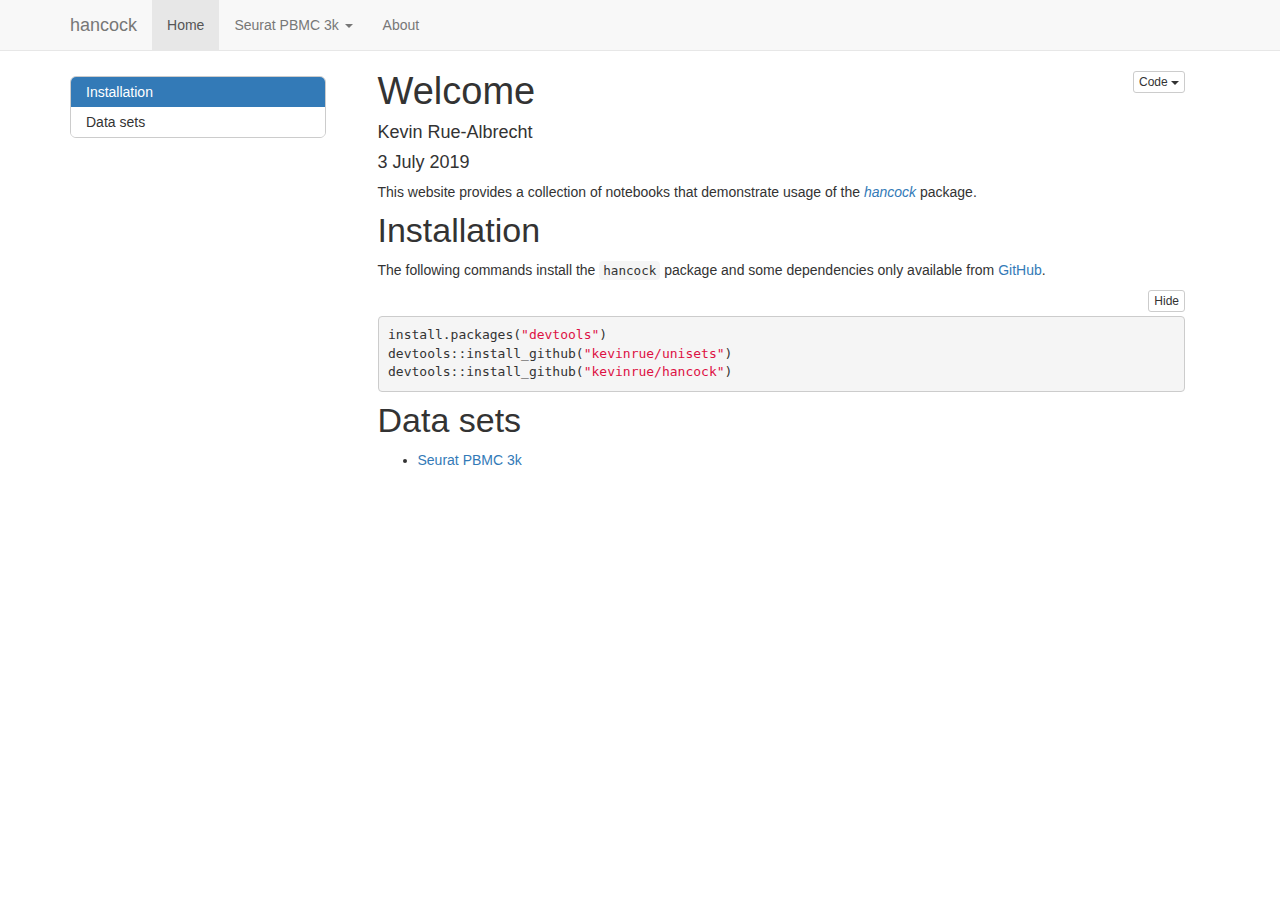
<file: docs/index.html>
<!DOCTYPE html>

<html xmlns="http://www.w3.org/1999/xhtml">

<head>

<meta charset="utf-8" />
<meta http-equiv="Content-Type" content="text/html; charset=utf-8" />
<meta name="generator" content="pandoc" />


<meta name="author" content="Kevin Rue-Albrecht" />

<meta name="date" content="2019-07-03" />

<title>Welcome</title>

<script src="site_libs/jquery-1.11.3/jquery.min.js"></script>
<meta name="viewport" content="width=device-width, initial-scale=1" />
<link href="site_libs/bootstrap-3.3.5/css/bootstrap.min.css" rel="stylesheet" />
<script src="site_libs/bootstrap-3.3.5/js/bootstrap.min.js"></script>
<script src="site_libs/bootstrap-3.3.5/shim/html5shiv.min.js"></script>
<script src="site_libs/bootstrap-3.3.5/shim/respond.min.js"></script>
<script src="site_libs/jqueryui-1.11.4/jquery-ui.min.js"></script>
<link href="site_libs/tocify-1.9.1/jquery.tocify.css" rel="stylesheet" />
<script src="site_libs/tocify-1.9.1/jquery.tocify.js"></script>
<script src="site_libs/navigation-1.1/tabsets.js"></script>
<script src="site_libs/navigation-1.1/codefolding.js"></script>
<link href="site_libs/highlightjs-9.12.0/default.css" rel="stylesheet" />
<script src="site_libs/highlightjs-9.12.0/highlight.js"></script>

<link rel="stylesheet" href="www/scroll.css">

<script src="www/scroll.js"></script>

<style type="text/css">code{white-space: pre;}</style>
<style type="text/css">
  pre:not([class]) {
    background-color: white;
  }
</style>
<script type="text/javascript">
if (window.hljs) {
  hljs.configure({languages: []});
  hljs.initHighlightingOnLoad();
  if (document.readyState && document.readyState === "complete") {
    window.setTimeout(function() { hljs.initHighlighting(); }, 0);
  }
}
</script>



<style type="text/css">
h1 {
  font-size: 34px;
}
h1.title {
  font-size: 38px;
}
h2 {
  font-size: 30px;
}
h3 {
  font-size: 24px;
}
h4 {
  font-size: 18px;
}
h5 {
  font-size: 16px;
}
h6 {
  font-size: 12px;
}
.table th:not([align]) {
  text-align: left;
}
</style>




<style type = "text/css">
.main-container {
  max-width: 940px;
  margin-left: auto;
  margin-right: auto;
}
code {
  color: inherit;
  background-color: rgba(0, 0, 0, 0.04);
}
img {
  max-width:100%;
  height: auto;
}
.tabbed-pane {
  padding-top: 12px;
}
.html-widget {
  margin-bottom: 20px;
}
button.code-folding-btn:focus {
  outline: none;
}
summary {
  display: list-item;
}
</style>


<style type="text/css">
/* padding for bootstrap navbar */
body {
  padding-top: 51px;
  padding-bottom: 40px;
}
/* offset scroll position for anchor links (for fixed navbar)  */
.section h1 {
  padding-top: 56px;
  margin-top: -56px;
}
.section h2 {
  padding-top: 56px;
  margin-top: -56px;
}
.section h3 {
  padding-top: 56px;
  margin-top: -56px;
}
.section h4 {
  padding-top: 56px;
  margin-top: -56px;
}
.section h5 {
  padding-top: 56px;
  margin-top: -56px;
}
.section h6 {
  padding-top: 56px;
  margin-top: -56px;
}
.dropdown-submenu {
  position: relative;
}
.dropdown-submenu>.dropdown-menu {
  top: 0;
  left: 100%;
  margin-top: -6px;
  margin-left: -1px;
  border-radius: 0 6px 6px 6px;
}
.dropdown-submenu:hover>.dropdown-menu {
  display: block;
}
.dropdown-submenu>a:after {
  display: block;
  content: " ";
  float: right;
  width: 0;
  height: 0;
  border-color: transparent;
  border-style: solid;
  border-width: 5px 0 5px 5px;
  border-left-color: #cccccc;
  margin-top: 5px;
  margin-right: -10px;
}
.dropdown-submenu:hover>a:after {
  border-left-color: #ffffff;
}
.dropdown-submenu.pull-left {
  float: none;
}
.dropdown-submenu.pull-left>.dropdown-menu {
  left: -100%;
  margin-left: 10px;
  border-radius: 6px 0 6px 6px;
}
</style>

<script>
// manage active state of menu based on current page
$(document).ready(function () {
  // active menu anchor
  href = window.location.pathname
  href = href.substr(href.lastIndexOf('/') + 1)
  if (href === "")
    href = "index.html";
  var menuAnchor = $('a[href="' + href + '"]');

  // mark it active
  menuAnchor.parent().addClass('active');

  // if it's got a parent navbar menu mark it active as well
  menuAnchor.closest('li.dropdown').addClass('active');
});
</script>

<!-- tabsets -->

<style type="text/css">
.tabset-dropdown > .nav-tabs {
  display: inline-table;
  max-height: 500px;
  min-height: 44px;
  overflow-y: auto;
  background: white;
  border: 1px solid #ddd;
  border-radius: 4px;
}

.tabset-dropdown > .nav-tabs > li.active:before {
  content: "";
  font-family: 'Glyphicons Halflings';
  display: inline-block;
  padding: 10px;
  border-right: 1px solid #ddd;
}

.tabset-dropdown > .nav-tabs.nav-tabs-open > li.active:before {
  content: "&#xe258;";
  border: none;
}

.tabset-dropdown > .nav-tabs.nav-tabs-open:before {
  content: "";
  font-family: 'Glyphicons Halflings';
  display: inline-block;
  padding: 10px;
  border-right: 1px solid #ddd;
}

.tabset-dropdown > .nav-tabs > li.active {
  display: block;
}

.tabset-dropdown > .nav-tabs > li > a,
.tabset-dropdown > .nav-tabs > li > a:focus,
.tabset-dropdown > .nav-tabs > li > a:hover {
  border: none;
  display: inline-block;
  border-radius: 4px;
}

.tabset-dropdown > .nav-tabs.nav-tabs-open > li {
  display: block;
  float: none;
}

.tabset-dropdown > .nav-tabs > li {
  display: none;
}
</style>

<script>
$(document).ready(function () {
  window.buildTabsets("TOC");
});

$(document).ready(function () {
  $('.tabset-dropdown > .nav-tabs > li').click(function () {
    $(this).parent().toggleClass('nav-tabs-open')
  });
});
</script>

<!-- code folding -->
<style type="text/css">
.code-folding-btn { margin-bottom: 4px; }
</style>
<script>
$(document).ready(function () {
  window.initializeCodeFolding("show" === "show");
});
</script>



<script>
$(document).ready(function ()  {

    // move toc-ignore selectors from section div to header
    $('div.section.toc-ignore')
        .removeClass('toc-ignore')
        .children('h1,h2,h3,h4,h5').addClass('toc-ignore');

    // establish options
    var options = {
      selectors: "h1,h2,h3",
      theme: "bootstrap3",
      context: '.toc-content',
      hashGenerator: function (text) {
        return text.replace(/[.\\/?&!#<>]/g, '').replace(/\s/g, '_').toLowerCase();
      },
      ignoreSelector: ".toc-ignore",
      scrollTo: 0
    };
    options.showAndHide = true;
    options.smoothScroll = true;

    // tocify
    var toc = $("#TOC").tocify(options).data("toc-tocify");
});
</script>

<style type="text/css">

#TOC {
  margin: 25px 0px 20px 0px;
}
@media (max-width: 768px) {
#TOC {
  position: relative;
  width: 100%;
}
}


.toc-content {
  padding-left: 30px;
  padding-right: 40px;
}

div.main-container {
  max-width: 1200px;
}

div.tocify {
  width: 20%;
  max-width: 260px;
  max-height: 85%;
}

@media (min-width: 768px) and (max-width: 991px) {
  div.tocify {
    width: 25%;
  }
}

@media (max-width: 767px) {
  div.tocify {
    width: 100%;
    max-width: none;
  }
}

.tocify ul, .tocify li {
  line-height: 20px;
}

.tocify-subheader .tocify-item {
  font-size: 0.90em;
}

.tocify .list-group-item {
  border-radius: 0px;
}


</style>



</head>

<body>


<div class="container-fluid main-container">


<!-- setup 3col/9col grid for toc_float and main content  -->
<div class="row-fluid">
<div class="col-xs-12 col-sm-4 col-md-3">
<div id="TOC" class="tocify">
</div>
</div>

<div class="toc-content col-xs-12 col-sm-8 col-md-9">




<div class="navbar navbar-default  navbar-fixed-top" role="navigation">
  <div class="container">
    <div class="navbar-header">
      <button type="button" class="navbar-toggle collapsed" data-toggle="collapse" data-target="#navbar">
        <span class="icon-bar"></span>
        <span class="icon-bar"></span>
        <span class="icon-bar"></span>
      </button>
      <a class="navbar-brand" href="index.html">hancock</a>
    </div>
    <div id="navbar" class="navbar-collapse collapse">
      <ul class="nav navbar-nav">
        <li>
  <a href="index.html">Home</a>
</li>
<li class="dropdown">
  <a href="#" class="dropdown-toggle" data-toggle="dropdown" role="button" aria-expanded="false">
    Seurat PBMC 3k
     
    <span class="caret"></span>
  </a>
  <ul class="dropdown-menu" role="menu">
    <li>
      <a href="0-Seurat_PBMC3k_tutorial_TENxPBMCData.html">Data</a>
    </li>
    <li>
      <a href="1-proportion_signature.html">Applying signatures</a>
    </li>
    <li>
      <a href="2-learn-signatures.html">Learning signatures</a>
    </li>
    <li>
      <a href="3-pairedTTests.html">Enrichment of Gene Signatures in Positive Markers</a>
    </li>
  </ul>
</li>
<li>
  <a href="about.html">About</a>
</li>
      </ul>
      <ul class="nav navbar-nav navbar-right">
        
      </ul>
    </div><!--/.nav-collapse -->
  </div><!--/.container -->
</div><!--/.navbar -->

<div class="fluid-row" id="header">

<div class="btn-group pull-right">
<button type="button" class="btn btn-default btn-xs dropdown-toggle" data-toggle="dropdown" aria-haspopup="true" aria-expanded="false"><span>Code</span> <span class="caret"></span></button>
<ul class="dropdown-menu" style="min-width: 50px;">
<li><a id="rmd-show-all-code" href="#">Show All Code</a></li>
<li><a id="rmd-hide-all-code" href="#">Hide All Code</a></li>
</ul>
</div>



<h1 class="title toc-ignore">Welcome</h1>
<h4 class="author">Kevin Rue-Albrecht</h4>
<h4 class="date">3 July 2019</h4>

</div>


<p>This website provides a collection of notebooks that demonstrate usage of the <em><a href="https://github.com/kevinrue/hancock">hancock</a></em> package.</p>
<div id="installation" class="section level1">
<h1>Installation</h1>
<p>The following commands install the <code>hancock</code> package and some dependencies only available from <a href="https://github.com">GitHub</a>.</p>
<pre class="r"><code>install.packages(&quot;devtools&quot;)
devtools::install_github(&quot;kevinrue/unisets&quot;)
devtools::install_github(&quot;kevinrue/hancock&quot;)</code></pre>
</div>
<div id="data-sets" class="section level1">
<h1>Data sets</h1>
<ul>
<li><a href="0-Seurat_PBMC3k_tutorial_TENxPBMCData.html">Seurat PBMC 3k</a></li>
</ul>
<button onclick="topFunction()" id="myBtn" title="Go to top">
Back to top
</button>
</div>



</div>
</div>

</div>

<script>

// add bootstrap table styles to pandoc tables
function bootstrapStylePandocTables() {
  $('tr.header').parent('thead').parent('table').addClass('table table-condensed');
}
$(document).ready(function () {
  bootstrapStylePandocTables();
});


</script>

<!-- dynamically load mathjax for compatibility with self-contained -->
<script>
  (function () {
    var script = document.createElement("script");
    script.type = "text/javascript";
    script.src  = "https://mathjax.rstudio.com/latest/MathJax.js?config=TeX-AMS-MML_HTMLorMML";
    document.getElementsByTagName("head")[0].appendChild(script);
  })();
</script>

</body>
</html>
</file>
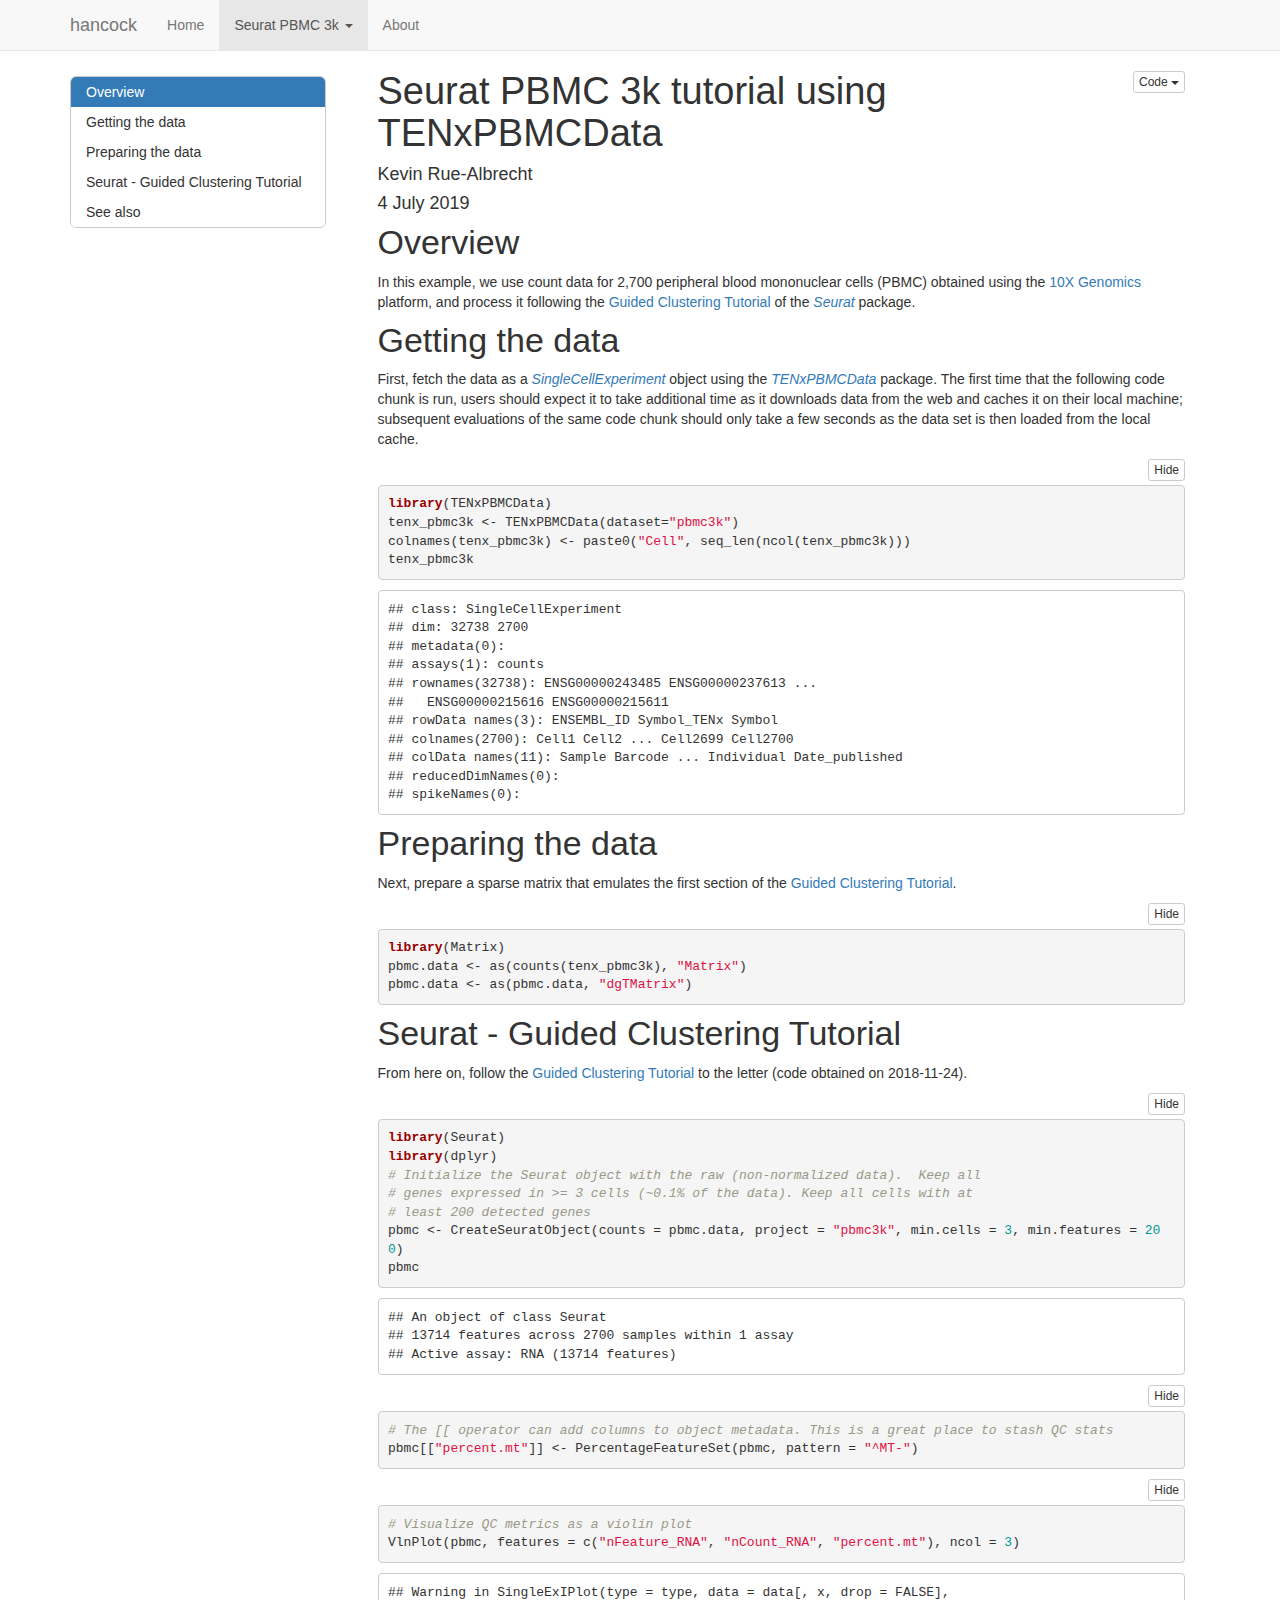
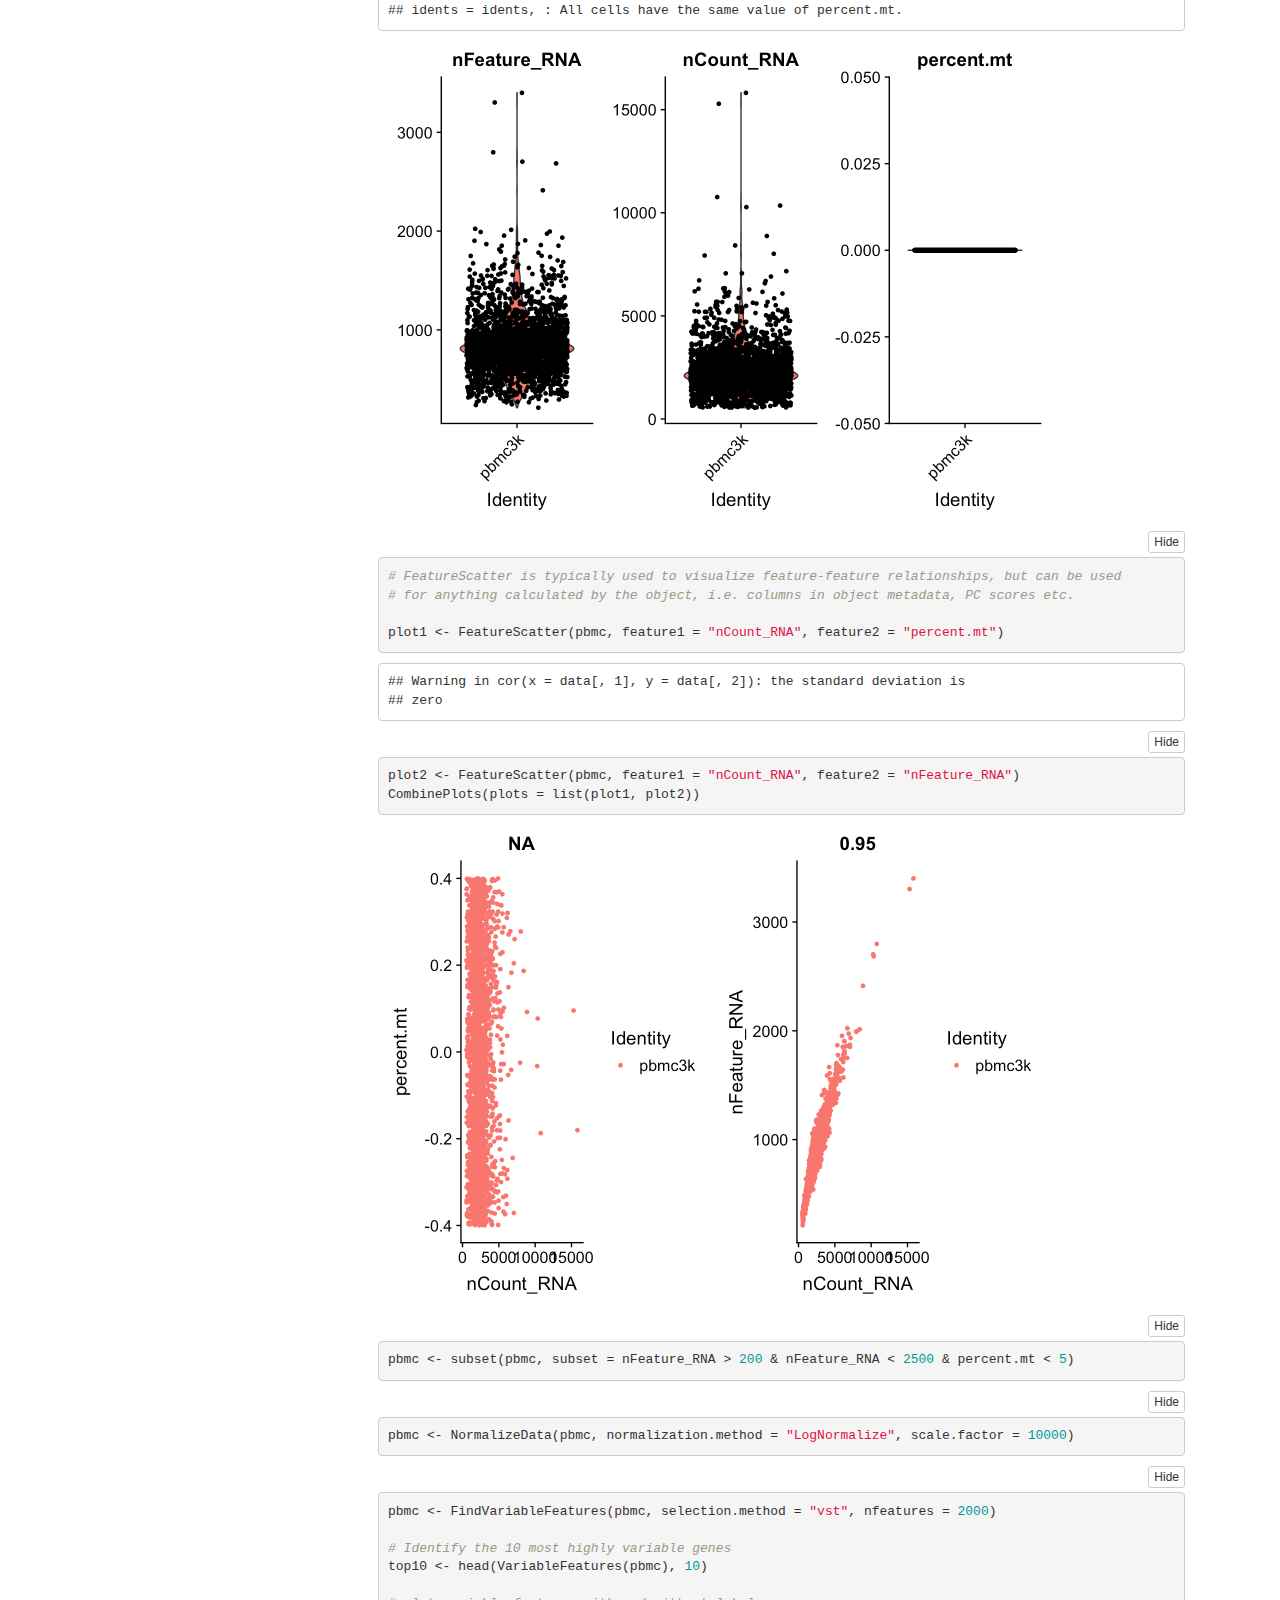
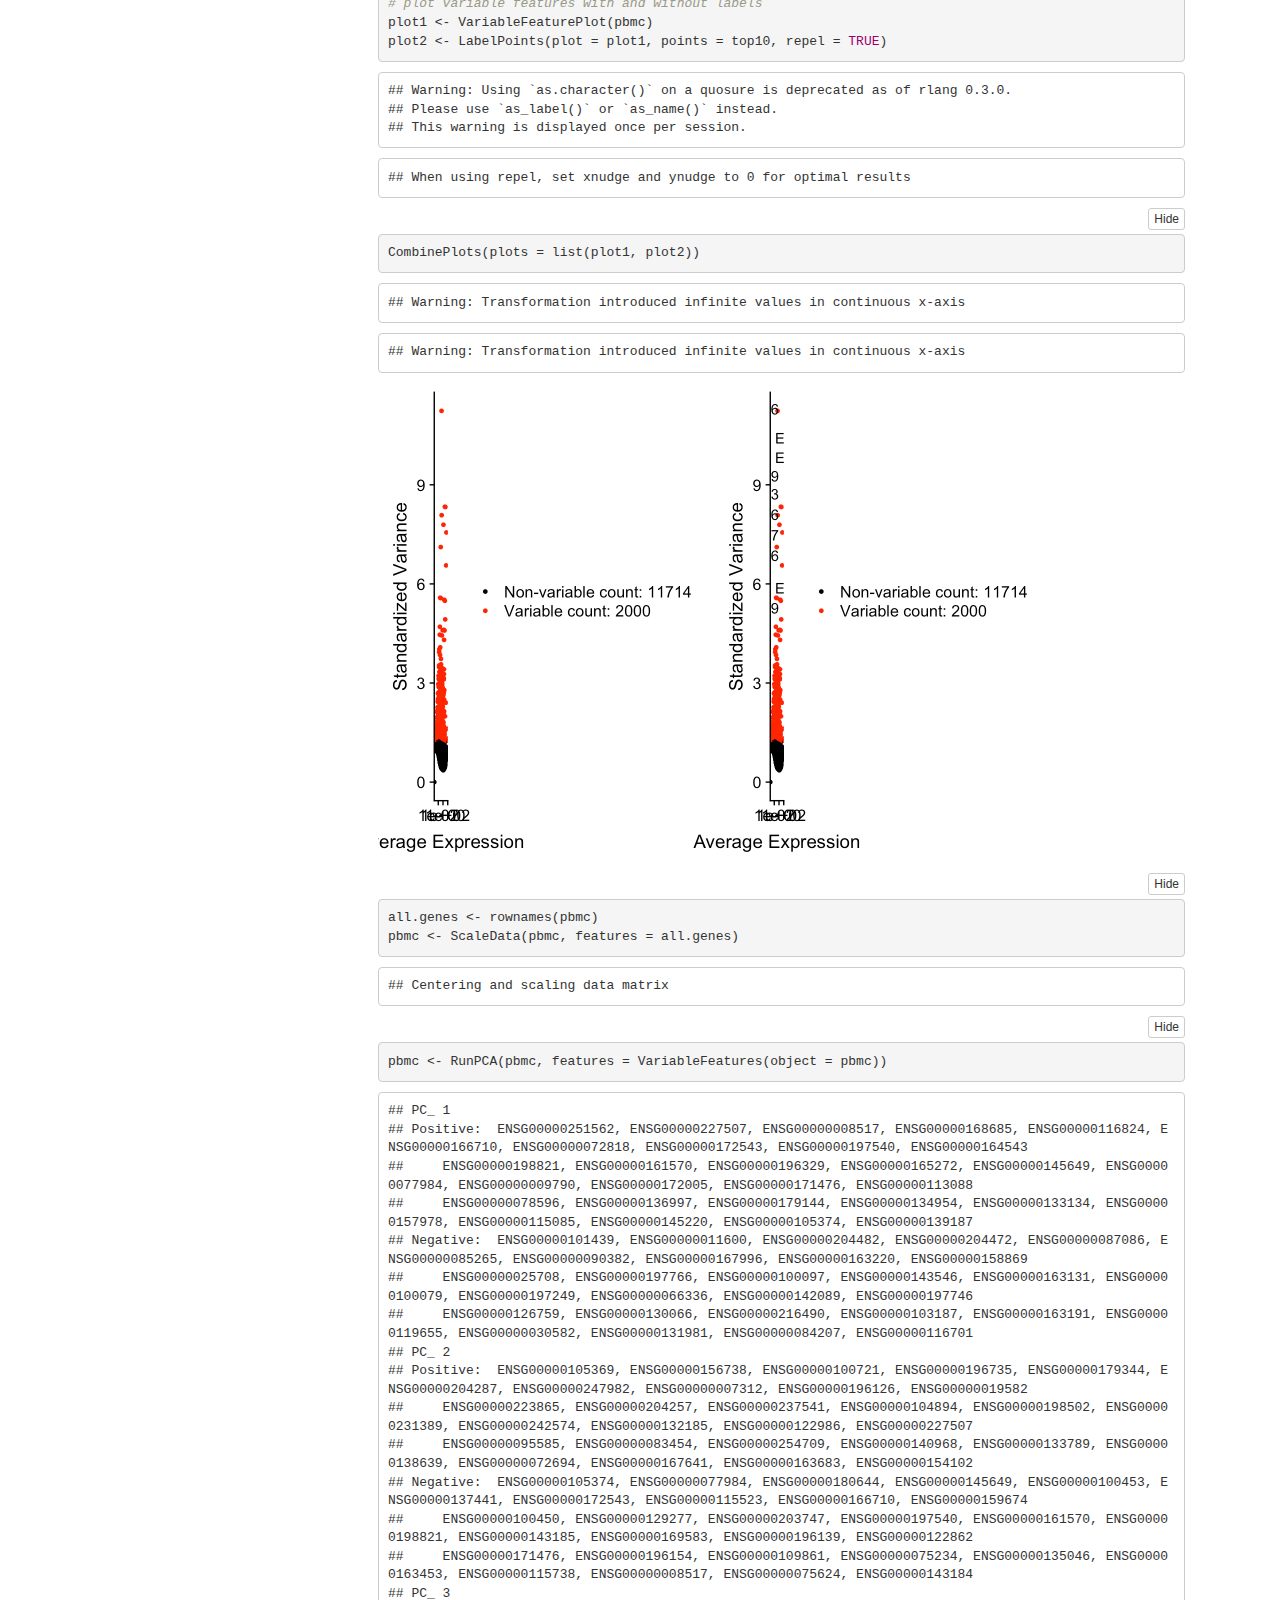
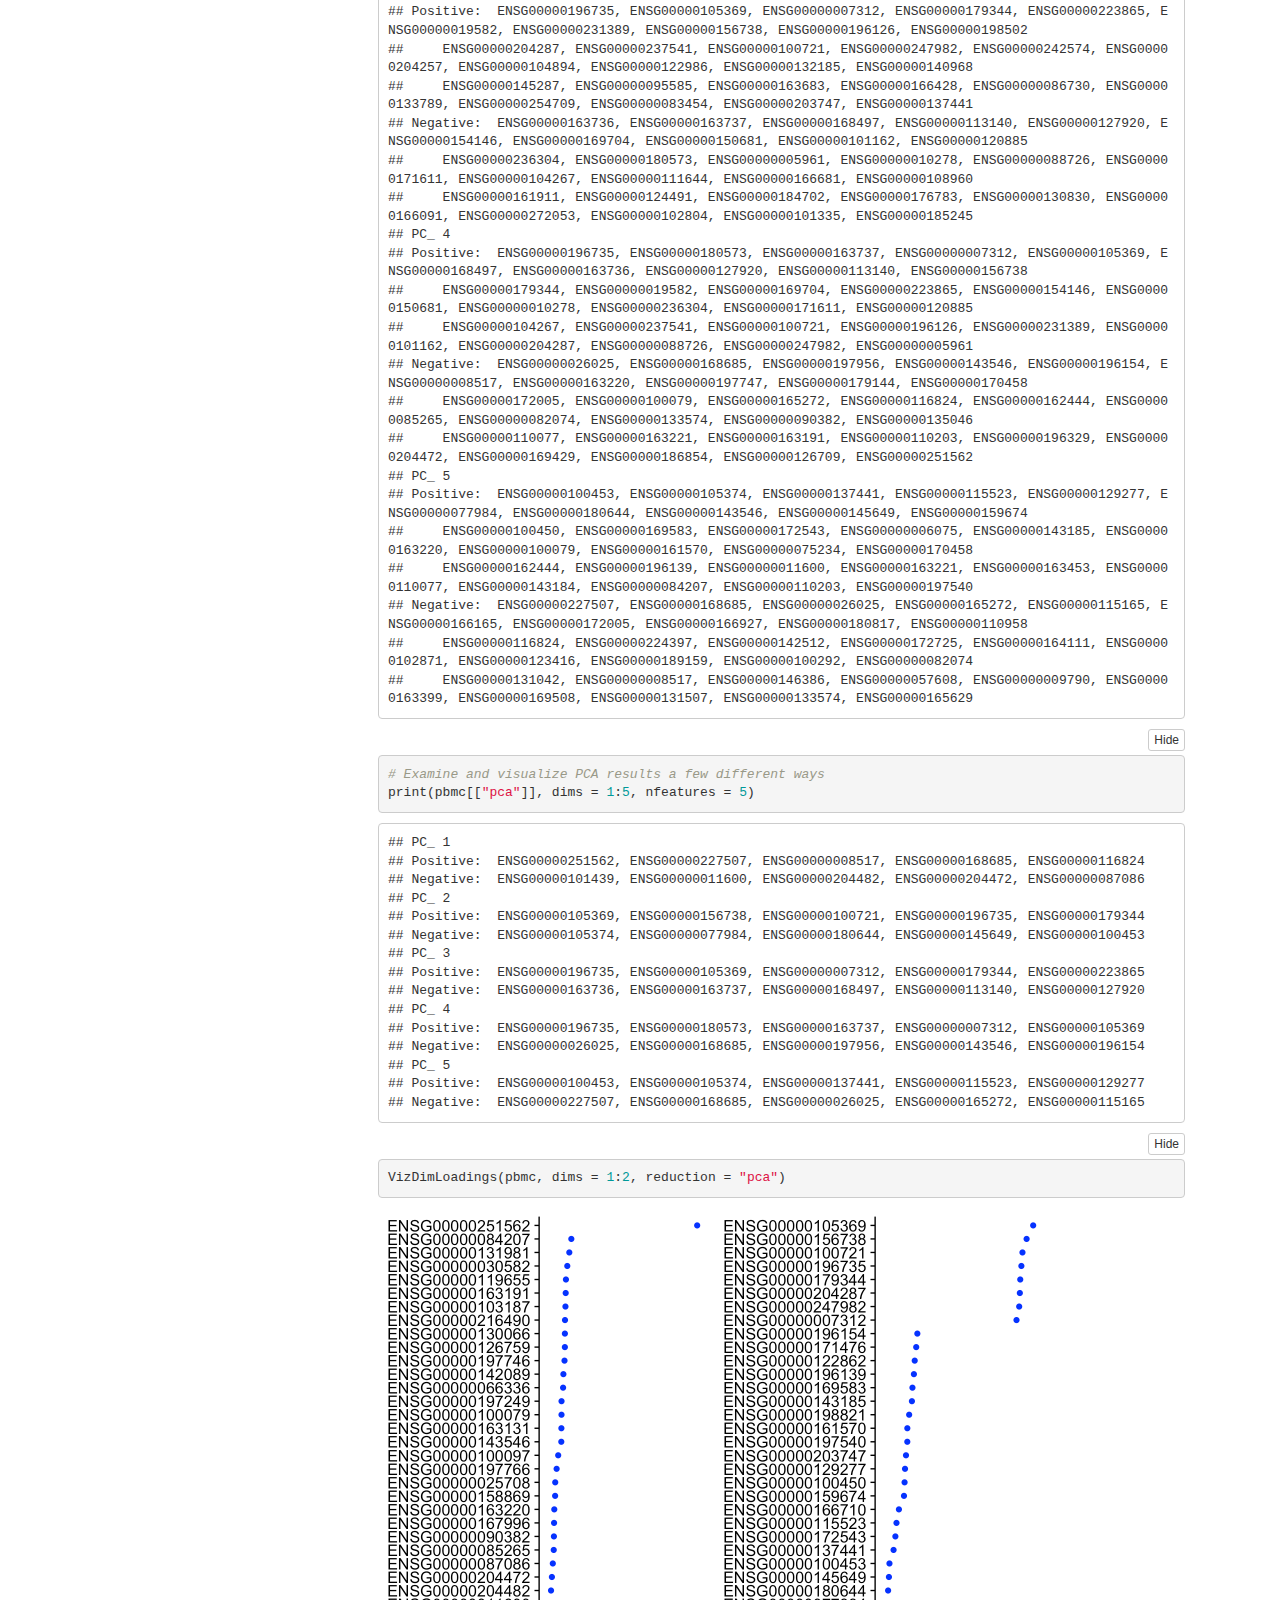
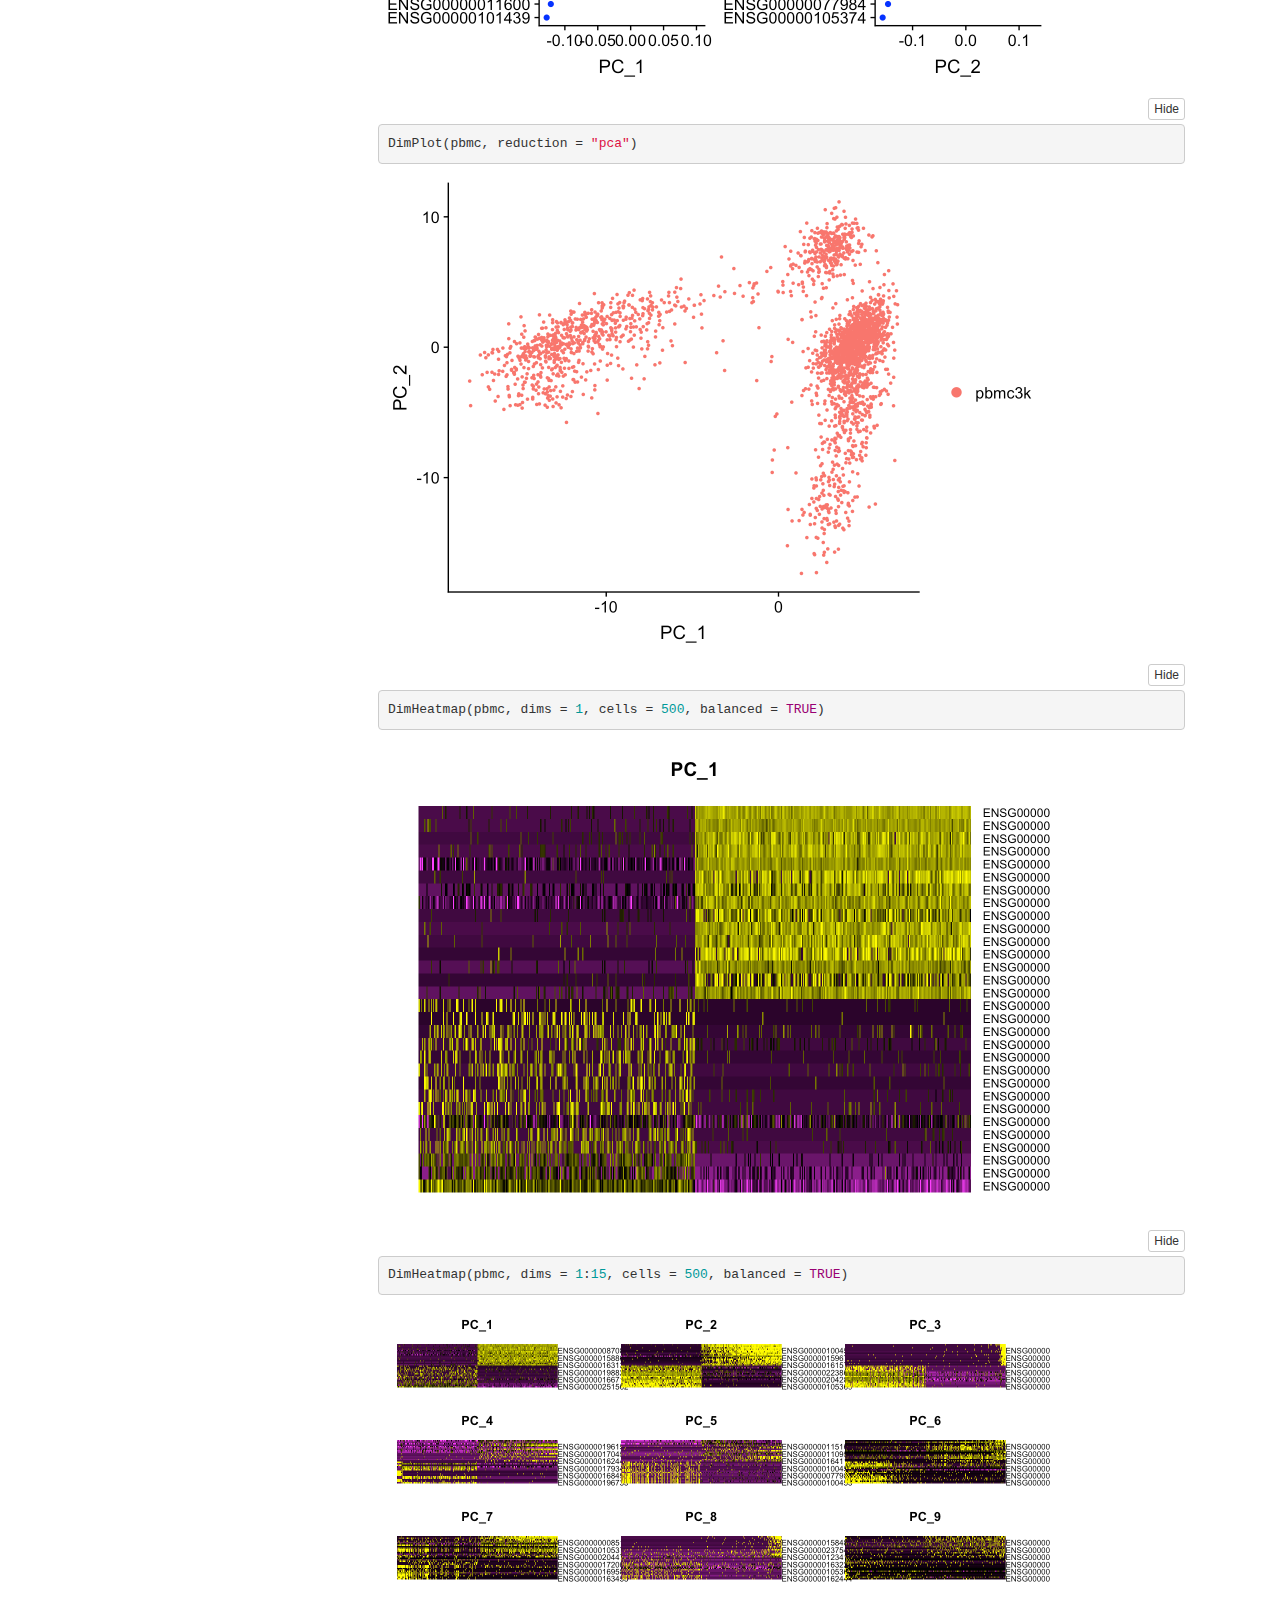
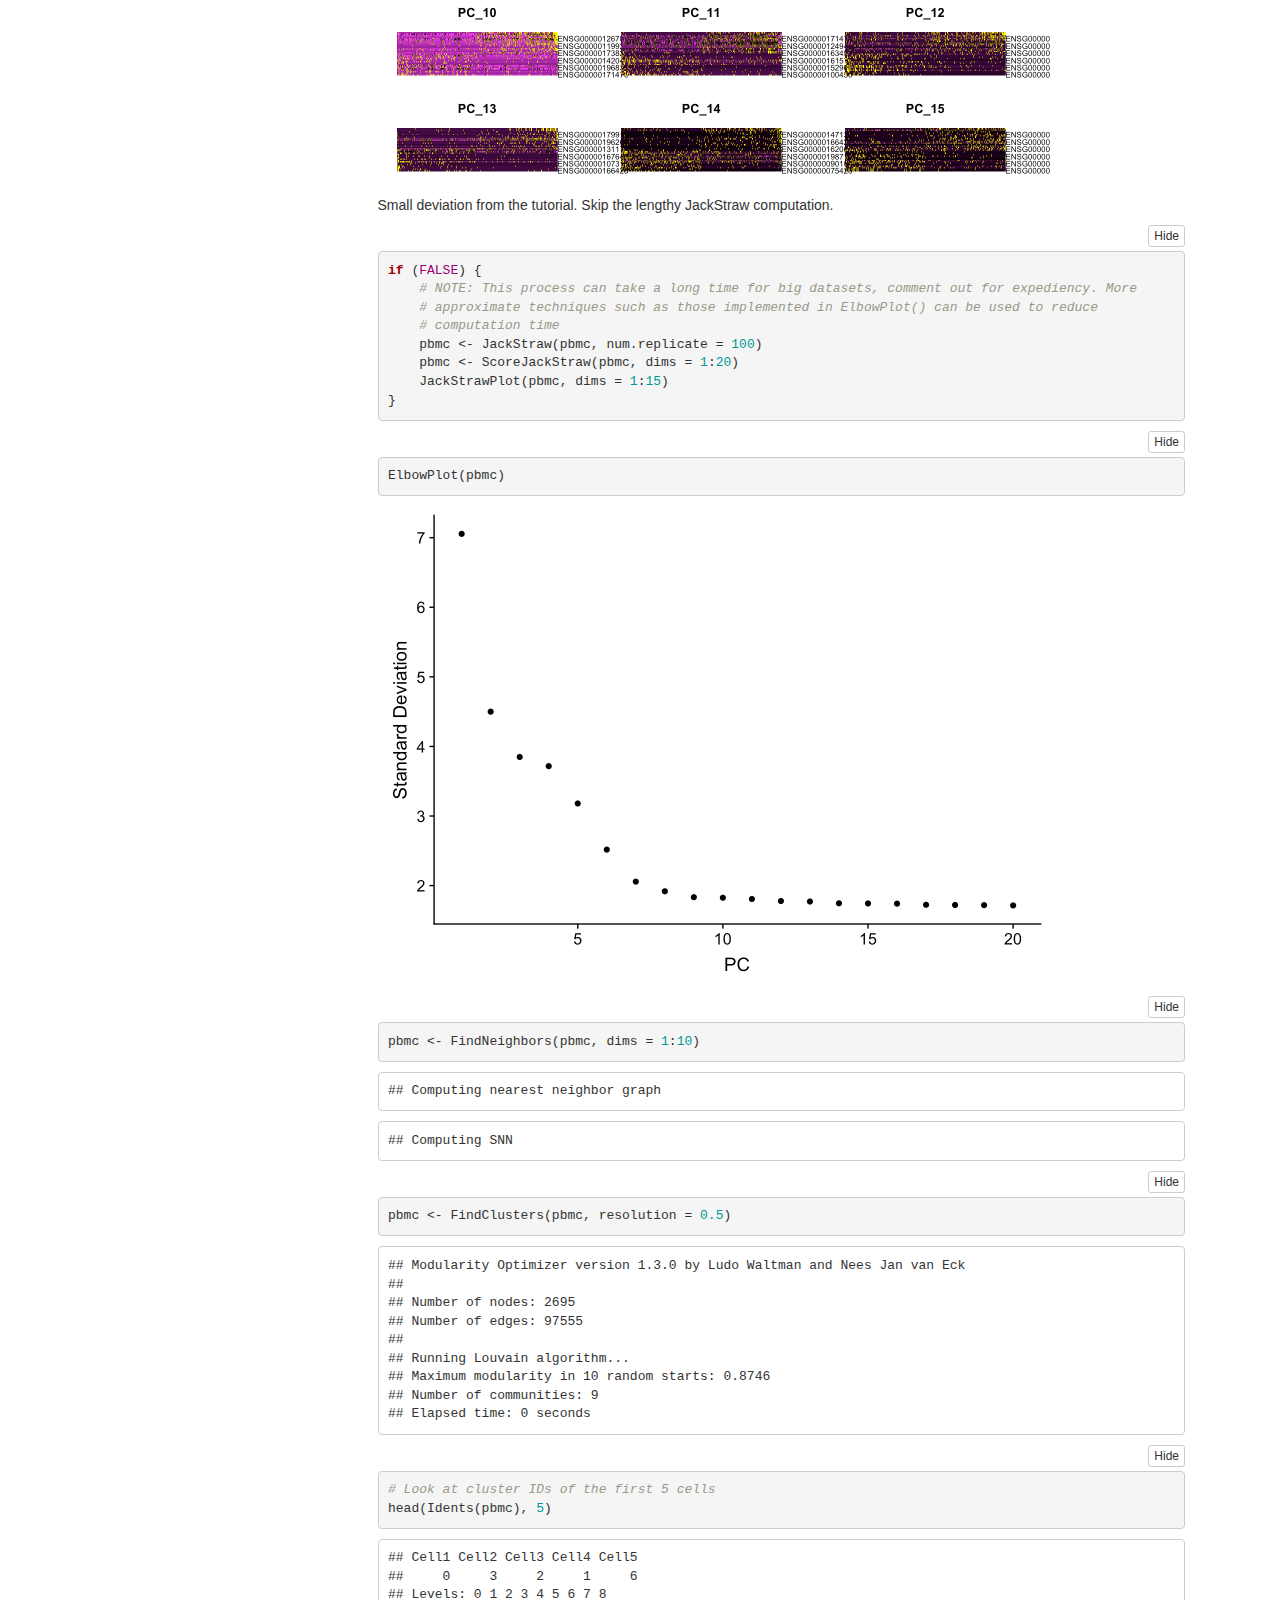
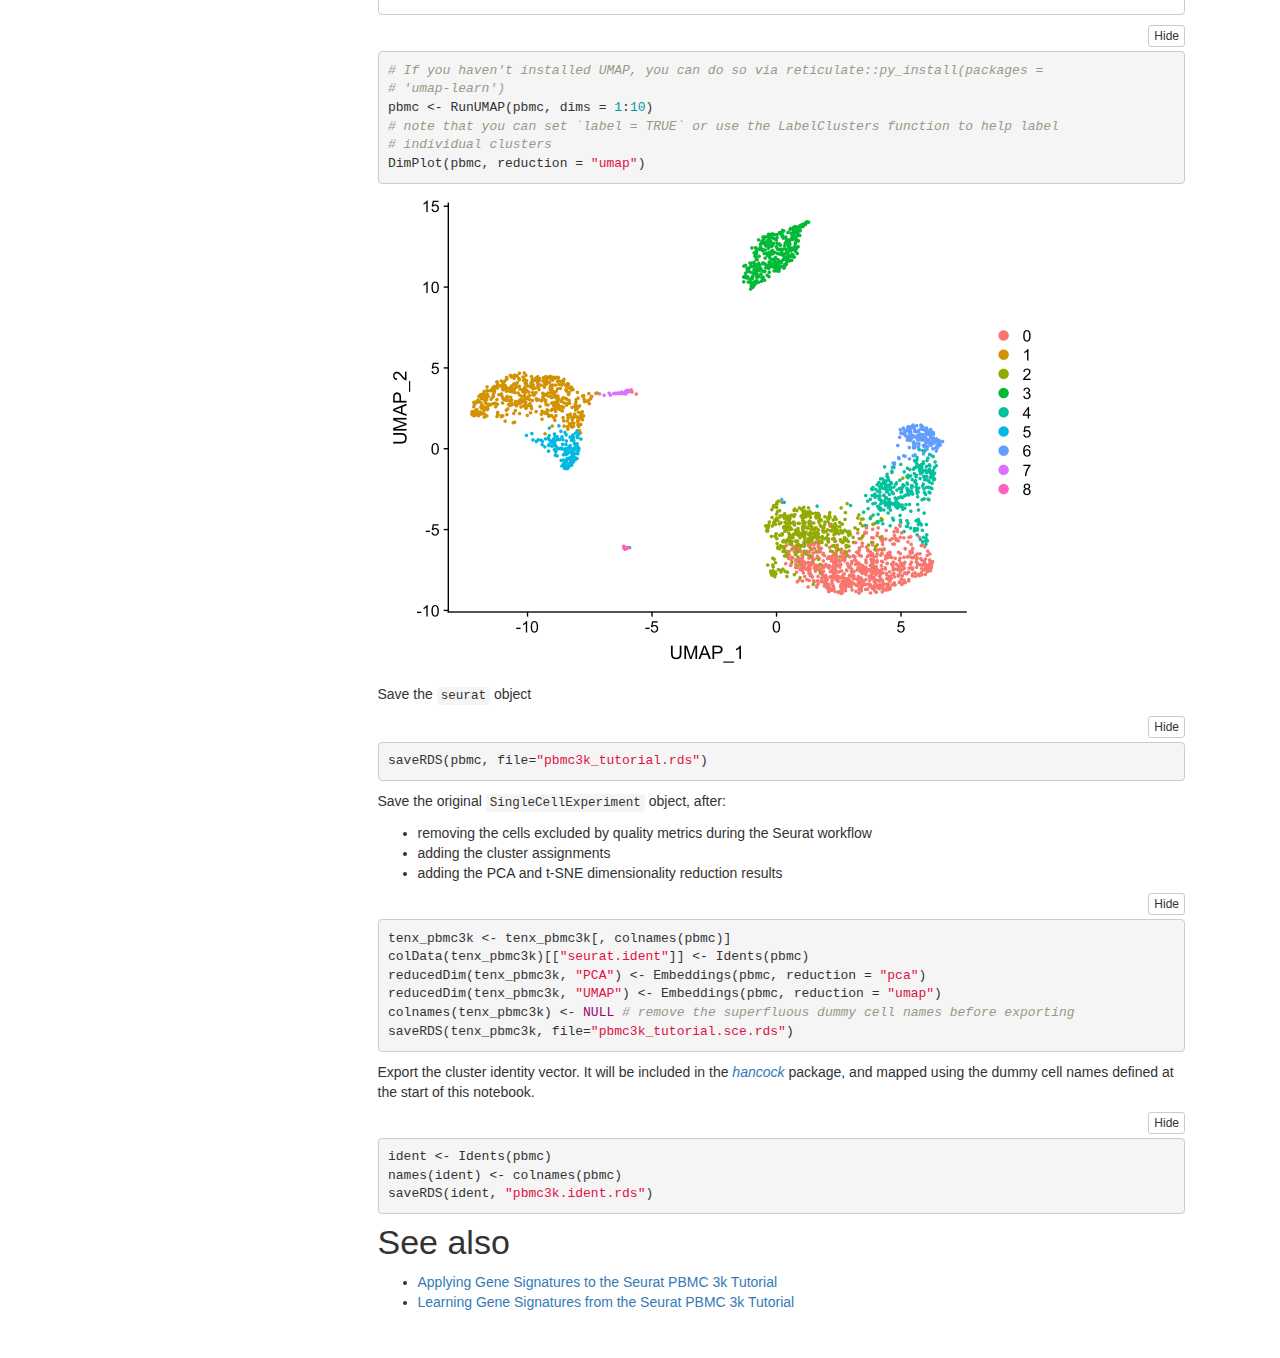
<file: docs/0-Seurat_PBMC3k_tutorial_TENxPBMCData.html>
<!DOCTYPE html>

<html xmlns="http://www.w3.org/1999/xhtml">

<head>

<meta charset="utf-8" />
<meta http-equiv="Content-Type" content="text/html; charset=utf-8" />
<meta name="generator" content="pandoc" />


<meta name="author" content="Kevin Rue-Albrecht" />

<meta name="date" content="2019-07-04" />

<title>Seurat PBMC 3k tutorial using TENxPBMCData</title>

<script src="site_libs/jquery-1.11.3/jquery.min.js"></script>
<meta name="viewport" content="width=device-width, initial-scale=1" />
<link href="site_libs/bootstrap-3.3.5/css/bootstrap.min.css" rel="stylesheet" />
<script src="site_libs/bootstrap-3.3.5/js/bootstrap.min.js"></script>
<script src="site_libs/bootstrap-3.3.5/shim/html5shiv.min.js"></script>
<script src="site_libs/bootstrap-3.3.5/shim/respond.min.js"></script>
<script src="site_libs/jqueryui-1.11.4/jquery-ui.min.js"></script>
<link href="site_libs/tocify-1.9.1/jquery.tocify.css" rel="stylesheet" />
<script src="site_libs/tocify-1.9.1/jquery.tocify.js"></script>
<script src="site_libs/navigation-1.1/tabsets.js"></script>
<script src="site_libs/navigation-1.1/codefolding.js"></script>
<link href="site_libs/highlightjs-9.12.0/default.css" rel="stylesheet" />
<script src="site_libs/highlightjs-9.12.0/highlight.js"></script>

<link rel="stylesheet" href="www/scroll.css">

<script src="www/scroll.js"></script>

<style type="text/css">code{white-space: pre;}</style>
<style type="text/css">
  pre:not([class]) {
    background-color: white;
  }
</style>
<script type="text/javascript">
if (window.hljs) {
  hljs.configure({languages: []});
  hljs.initHighlightingOnLoad();
  if (document.readyState && document.readyState === "complete") {
    window.setTimeout(function() { hljs.initHighlighting(); }, 0);
  }
}
</script>



<style type="text/css">
h1 {
  font-size: 34px;
}
h1.title {
  font-size: 38px;
}
h2 {
  font-size: 30px;
}
h3 {
  font-size: 24px;
}
h4 {
  font-size: 18px;
}
h5 {
  font-size: 16px;
}
h6 {
  font-size: 12px;
}
.table th:not([align]) {
  text-align: left;
}
</style>




<style type = "text/css">
.main-container {
  max-width: 940px;
  margin-left: auto;
  margin-right: auto;
}
code {
  color: inherit;
  background-color: rgba(0, 0, 0, 0.04);
}
img {
  max-width:100%;
  height: auto;
}
.tabbed-pane {
  padding-top: 12px;
}
.html-widget {
  margin-bottom: 20px;
}
button.code-folding-btn:focus {
  outline: none;
}
summary {
  display: list-item;
}
</style>


<style type="text/css">
/* padding for bootstrap navbar */
body {
  padding-top: 51px;
  padding-bottom: 40px;
}
/* offset scroll position for anchor links (for fixed navbar)  */
.section h1 {
  padding-top: 56px;
  margin-top: -56px;
}
.section h2 {
  padding-top: 56px;
  margin-top: -56px;
}
.section h3 {
  padding-top: 56px;
  margin-top: -56px;
}
.section h4 {
  padding-top: 56px;
  margin-top: -56px;
}
.section h5 {
  padding-top: 56px;
  margin-top: -56px;
}
.section h6 {
  padding-top: 56px;
  margin-top: -56px;
}
.dropdown-submenu {
  position: relative;
}
.dropdown-submenu>.dropdown-menu {
  top: 0;
  left: 100%;
  margin-top: -6px;
  margin-left: -1px;
  border-radius: 0 6px 6px 6px;
}
.dropdown-submenu:hover>.dropdown-menu {
  display: block;
}
.dropdown-submenu>a:after {
  display: block;
  content: " ";
  float: right;
  width: 0;
  height: 0;
  border-color: transparent;
  border-style: solid;
  border-width: 5px 0 5px 5px;
  border-left-color: #cccccc;
  margin-top: 5px;
  margin-right: -10px;
}
.dropdown-submenu:hover>a:after {
  border-left-color: #ffffff;
}
.dropdown-submenu.pull-left {
  float: none;
}
.dropdown-submenu.pull-left>.dropdown-menu {
  left: -100%;
  margin-left: 10px;
  border-radius: 6px 0 6px 6px;
}
</style>

<script>
// manage active state of menu based on current page
$(document).ready(function () {
  // active menu anchor
  href = window.location.pathname
  href = href.substr(href.lastIndexOf('/') + 1)
  if (href === "")
    href = "index.html";
  var menuAnchor = $('a[href="' + href + '"]');

  // mark it active
  menuAnchor.parent().addClass('active');

  // if it's got a parent navbar menu mark it active as well
  menuAnchor.closest('li.dropdown').addClass('active');
});
</script>

<!-- tabsets -->

<style type="text/css">
.tabset-dropdown > .nav-tabs {
  display: inline-table;
  max-height: 500px;
  min-height: 44px;
  overflow-y: auto;
  background: white;
  border: 1px solid #ddd;
  border-radius: 4px;
}

.tabset-dropdown > .nav-tabs > li.active:before {
  content: "";
  font-family: 'Glyphicons Halflings';
  display: inline-block;
  padding: 10px;
  border-right: 1px solid #ddd;
}

.tabset-dropdown > .nav-tabs.nav-tabs-open > li.active:before {
  content: "&#xe258;";
  border: none;
}

.tabset-dropdown > .nav-tabs.nav-tabs-open:before {
  content: "";
  font-family: 'Glyphicons Halflings';
  display: inline-block;
  padding: 10px;
  border-right: 1px solid #ddd;
}

.tabset-dropdown > .nav-tabs > li.active {
  display: block;
}

.tabset-dropdown > .nav-tabs > li > a,
.tabset-dropdown > .nav-tabs > li > a:focus,
.tabset-dropdown > .nav-tabs > li > a:hover {
  border: none;
  display: inline-block;
  border-radius: 4px;
}

.tabset-dropdown > .nav-tabs.nav-tabs-open > li {
  display: block;
  float: none;
}

.tabset-dropdown > .nav-tabs > li {
  display: none;
}
</style>

<script>
$(document).ready(function () {
  window.buildTabsets("TOC");
});

$(document).ready(function () {
  $('.tabset-dropdown > .nav-tabs > li').click(function () {
    $(this).parent().toggleClass('nav-tabs-open')
  });
});
</script>

<!-- code folding -->
<style type="text/css">
.code-folding-btn { margin-bottom: 4px; }
</style>
<script>
$(document).ready(function () {
  window.initializeCodeFolding("show" === "show");
});
</script>



<script>
$(document).ready(function ()  {

    // move toc-ignore selectors from section div to header
    $('div.section.toc-ignore')
        .removeClass('toc-ignore')
        .children('h1,h2,h3,h4,h5').addClass('toc-ignore');

    // establish options
    var options = {
      selectors: "h1,h2,h3",
      theme: "bootstrap3",
      context: '.toc-content',
      hashGenerator: function (text) {
        return text.replace(/[.\\/?&!#<>]/g, '').replace(/\s/g, '_').toLowerCase();
      },
      ignoreSelector: ".toc-ignore",
      scrollTo: 0
    };
    options.showAndHide = true;
    options.smoothScroll = true;

    // tocify
    var toc = $("#TOC").tocify(options).data("toc-tocify");
});
</script>

<style type="text/css">

#TOC {
  margin: 25px 0px 20px 0px;
}
@media (max-width: 768px) {
#TOC {
  position: relative;
  width: 100%;
}
}


.toc-content {
  padding-left: 30px;
  padding-right: 40px;
}

div.main-container {
  max-width: 1200px;
}

div.tocify {
  width: 20%;
  max-width: 260px;
  max-height: 85%;
}

@media (min-width: 768px) and (max-width: 991px) {
  div.tocify {
    width: 25%;
  }
}

@media (max-width: 767px) {
  div.tocify {
    width: 100%;
    max-width: none;
  }
}

.tocify ul, .tocify li {
  line-height: 20px;
}

.tocify-subheader .tocify-item {
  font-size: 0.90em;
}

.tocify .list-group-item {
  border-radius: 0px;
}


</style>



</head>

<body>


<div class="container-fluid main-container">


<!-- setup 3col/9col grid for toc_float and main content  -->
<div class="row-fluid">
<div class="col-xs-12 col-sm-4 col-md-3">
<div id="TOC" class="tocify">
</div>
</div>

<div class="toc-content col-xs-12 col-sm-8 col-md-9">




<div class="navbar navbar-default  navbar-fixed-top" role="navigation">
  <div class="container">
    <div class="navbar-header">
      <button type="button" class="navbar-toggle collapsed" data-toggle="collapse" data-target="#navbar">
        <span class="icon-bar"></span>
        <span class="icon-bar"></span>
        <span class="icon-bar"></span>
      </button>
      <a class="navbar-brand" href="index.html">hancock</a>
    </div>
    <div id="navbar" class="navbar-collapse collapse">
      <ul class="nav navbar-nav">
        <li>
  <a href="index.html">Home</a>
</li>
<li class="dropdown">
  <a href="#" class="dropdown-toggle" data-toggle="dropdown" role="button" aria-expanded="false">
    Seurat PBMC 3k
     
    <span class="caret"></span>
  </a>
  <ul class="dropdown-menu" role="menu">
    <li>
      <a href="0-Seurat_PBMC3k_tutorial_TENxPBMCData.html">Data</a>
    </li>
    <li>
      <a href="1-proportion_signature.html">Applying signatures</a>
    </li>
    <li>
      <a href="2-learn-signatures.html">Learning signatures</a>
    </li>
    <li>
      <a href="3-pairedTTests.html">Enrichment of Gene Signatures in Positive Markers</a>
    </li>
  </ul>
</li>
<li>
  <a href="about.html">About</a>
</li>
      </ul>
      <ul class="nav navbar-nav navbar-right">
        
      </ul>
    </div><!--/.nav-collapse -->
  </div><!--/.container -->
</div><!--/.navbar -->

<div class="fluid-row" id="header">

<div class="btn-group pull-right">
<button type="button" class="btn btn-default btn-xs dropdown-toggle" data-toggle="dropdown" aria-haspopup="true" aria-expanded="false"><span>Code</span> <span class="caret"></span></button>
<ul class="dropdown-menu" style="min-width: 50px;">
<li><a id="rmd-show-all-code" href="#">Show All Code</a></li>
<li><a id="rmd-hide-all-code" href="#">Hide All Code</a></li>
</ul>
</div>



<h1 class="title toc-ignore">Seurat PBMC 3k tutorial using TENxPBMCData</h1>
<h4 class="author">Kevin Rue-Albrecht</h4>
<h4 class="date">4 July 2019</h4>

</div>


<div id="overview" class="section level1">
<h1>Overview</h1>
<p>In this example, we use count data for 2,700 peripheral blood mononuclear cells (PBMC) obtained using the <a href="www.10xgenomics.com">10X Genomics</a> platform, and process it following the <a href="https://satijalab.org/seurat/v3.0/pbmc3k_tutorial.html">Guided Clustering Tutorial</a> of the <em><a href="https://CRAN.R-project.org/package=Seurat">Seurat</a></em> package.</p>
</div>
<div id="getting-the-data" class="section level1">
<h1>Getting the data</h1>
<p>First, fetch the data as a <em><a href="https://bioconductor.org/packages/3.10/SingleCellExperiment">SingleCellExperiment</a></em> object using the <em><a href="https://bioconductor.org/packages/3.10/TENxPBMCData">TENxPBMCData</a></em> package. The first time that the following code chunk is run, users should expect it to take additional time as it downloads data from the web and caches it on their local machine; subsequent evaluations of the same code chunk should only take a few seconds as the data set is then loaded from the local cache.</p>
<pre class="r"><code>library(TENxPBMCData)
tenx_pbmc3k &lt;- TENxPBMCData(dataset=&quot;pbmc3k&quot;)
colnames(tenx_pbmc3k) &lt;- paste0(&quot;Cell&quot;, seq_len(ncol(tenx_pbmc3k)))
tenx_pbmc3k</code></pre>
<pre><code>## class: SingleCellExperiment 
## dim: 32738 2700 
## metadata(0):
## assays(1): counts
## rownames(32738): ENSG00000243485 ENSG00000237613 ...
##   ENSG00000215616 ENSG00000215611
## rowData names(3): ENSEMBL_ID Symbol_TENx Symbol
## colnames(2700): Cell1 Cell2 ... Cell2699 Cell2700
## colData names(11): Sample Barcode ... Individual Date_published
## reducedDimNames(0):
## spikeNames(0):</code></pre>
</div>
<div id="preparing-the-data" class="section level1">
<h1>Preparing the data</h1>
<p>Next, prepare a sparse matrix that emulates the first section of the <a href="https://satijalab.org/seurat/v3.0/pbmc3k_tutorial.html">Guided Clustering Tutorial</a>.</p>
<pre class="r"><code>library(Matrix)
pbmc.data &lt;- as(counts(tenx_pbmc3k), &quot;Matrix&quot;)
pbmc.data &lt;- as(pbmc.data, &quot;dgTMatrix&quot;)</code></pre>
</div>
<div id="seurat---guided-clustering-tutorial" class="section level1">
<h1>Seurat - Guided Clustering Tutorial</h1>
<p>From here on, follow the <a href="https://satijalab.org/seurat/v3.0/pbmc3k_tutorial.html">Guided Clustering Tutorial</a> to the letter (code obtained on 2018-11-24).</p>
<pre class="r"><code>library(Seurat)
library(dplyr)
# Initialize the Seurat object with the raw (non-normalized data).  Keep all
# genes expressed in &gt;= 3 cells (~0.1% of the data). Keep all cells with at
# least 200 detected genes
pbmc &lt;- CreateSeuratObject(counts = pbmc.data, project = &quot;pbmc3k&quot;, min.cells = 3, min.features = 200)
pbmc</code></pre>
<pre><code>## An object of class Seurat 
## 13714 features across 2700 samples within 1 assay 
## Active assay: RNA (13714 features)</code></pre>
<pre class="r"><code># The [[ operator can add columns to object metadata. This is a great place to stash QC stats
pbmc[[&quot;percent.mt&quot;]] &lt;- PercentageFeatureSet(pbmc, pattern = &quot;^MT-&quot;)</code></pre>
<pre class="r"><code># Visualize QC metrics as a violin plot
VlnPlot(pbmc, features = c(&quot;nFeature_RNA&quot;, &quot;nCount_RNA&quot;, &quot;percent.mt&quot;), ncol = 3)</code></pre>
<pre><code>## Warning in SingleExIPlot(type = type, data = data[, x, drop = FALSE],
## idents = idents, : All cells have the same value of percent.mt.</code></pre>
<p><img src="0-Seurat_PBMC3k_tutorial_TENxPBMCData_files/figure-html/unnamed-chunk-5-1.png" width="672" /></p>
<pre class="r"><code># FeatureScatter is typically used to visualize feature-feature relationships, but can be used
# for anything calculated by the object, i.e. columns in object metadata, PC scores etc.

plot1 &lt;- FeatureScatter(pbmc, feature1 = &quot;nCount_RNA&quot;, feature2 = &quot;percent.mt&quot;)</code></pre>
<pre><code>## Warning in cor(x = data[, 1], y = data[, 2]): the standard deviation is
## zero</code></pre>
<pre class="r"><code>plot2 &lt;- FeatureScatter(pbmc, feature1 = &quot;nCount_RNA&quot;, feature2 = &quot;nFeature_RNA&quot;)
CombinePlots(plots = list(plot1, plot2))</code></pre>
<p><img src="0-Seurat_PBMC3k_tutorial_TENxPBMCData_files/figure-html/unnamed-chunk-6-1.png" width="672" /></p>
<pre class="r"><code>pbmc &lt;- subset(pbmc, subset = nFeature_RNA &gt; 200 &amp; nFeature_RNA &lt; 2500 &amp; percent.mt &lt; 5)</code></pre>
<pre class="r"><code>pbmc &lt;- NormalizeData(pbmc, normalization.method = &quot;LogNormalize&quot;, scale.factor = 10000)</code></pre>
<pre class="r"><code>pbmc &lt;- FindVariableFeatures(pbmc, selection.method = &quot;vst&quot;, nfeatures = 2000)

# Identify the 10 most highly variable genes
top10 &lt;- head(VariableFeatures(pbmc), 10)

# plot variable features with and without labels
plot1 &lt;- VariableFeaturePlot(pbmc)
plot2 &lt;- LabelPoints(plot = plot1, points = top10, repel = TRUE)</code></pre>
<pre><code>## Warning: Using `as.character()` on a quosure is deprecated as of rlang 0.3.0.
## Please use `as_label()` or `as_name()` instead.
## This warning is displayed once per session.</code></pre>
<pre><code>## When using repel, set xnudge and ynudge to 0 for optimal results</code></pre>
<pre class="r"><code>CombinePlots(plots = list(plot1, plot2))</code></pre>
<pre><code>## Warning: Transformation introduced infinite values in continuous x-axis</code></pre>
<pre><code>## Warning: Transformation introduced infinite values in continuous x-axis</code></pre>
<p><img src="0-Seurat_PBMC3k_tutorial_TENxPBMCData_files/figure-html/unnamed-chunk-9-1.png" width="672" /></p>
<pre class="r"><code>all.genes &lt;- rownames(pbmc)
pbmc &lt;- ScaleData(pbmc, features = all.genes)</code></pre>
<pre><code>## Centering and scaling data matrix</code></pre>
<pre class="r"><code>pbmc &lt;- RunPCA(pbmc, features = VariableFeatures(object = pbmc))</code></pre>
<pre><code>## PC_ 1 
## Positive:  ENSG00000251562, ENSG00000227507, ENSG00000008517, ENSG00000168685, ENSG00000116824, ENSG00000166710, ENSG00000072818, ENSG00000172543, ENSG00000197540, ENSG00000164543 
##     ENSG00000198821, ENSG00000161570, ENSG00000196329, ENSG00000165272, ENSG00000145649, ENSG00000077984, ENSG00000009790, ENSG00000172005, ENSG00000171476, ENSG00000113088 
##     ENSG00000078596, ENSG00000136997, ENSG00000179144, ENSG00000134954, ENSG00000133134, ENSG00000157978, ENSG00000115085, ENSG00000145220, ENSG00000105374, ENSG00000139187 
## Negative:  ENSG00000101439, ENSG00000011600, ENSG00000204482, ENSG00000204472, ENSG00000087086, ENSG00000085265, ENSG00000090382, ENSG00000167996, ENSG00000163220, ENSG00000158869 
##     ENSG00000025708, ENSG00000197766, ENSG00000100097, ENSG00000143546, ENSG00000163131, ENSG00000100079, ENSG00000197249, ENSG00000066336, ENSG00000142089, ENSG00000197746 
##     ENSG00000126759, ENSG00000130066, ENSG00000216490, ENSG00000103187, ENSG00000163191, ENSG00000119655, ENSG00000030582, ENSG00000131981, ENSG00000084207, ENSG00000116701 
## PC_ 2 
## Positive:  ENSG00000105369, ENSG00000156738, ENSG00000100721, ENSG00000196735, ENSG00000179344, ENSG00000204287, ENSG00000247982, ENSG00000007312, ENSG00000196126, ENSG00000019582 
##     ENSG00000223865, ENSG00000204257, ENSG00000237541, ENSG00000104894, ENSG00000198502, ENSG00000231389, ENSG00000242574, ENSG00000132185, ENSG00000122986, ENSG00000227507 
##     ENSG00000095585, ENSG00000083454, ENSG00000254709, ENSG00000140968, ENSG00000133789, ENSG00000138639, ENSG00000072694, ENSG00000167641, ENSG00000163683, ENSG00000154102 
## Negative:  ENSG00000105374, ENSG00000077984, ENSG00000180644, ENSG00000145649, ENSG00000100453, ENSG00000137441, ENSG00000172543, ENSG00000115523, ENSG00000166710, ENSG00000159674 
##     ENSG00000100450, ENSG00000129277, ENSG00000203747, ENSG00000197540, ENSG00000161570, ENSG00000198821, ENSG00000143185, ENSG00000169583, ENSG00000196139, ENSG00000122862 
##     ENSG00000171476, ENSG00000196154, ENSG00000109861, ENSG00000075234, ENSG00000135046, ENSG00000163453, ENSG00000115738, ENSG00000008517, ENSG00000075624, ENSG00000143184 
## PC_ 3 
## Positive:  ENSG00000196735, ENSG00000105369, ENSG00000007312, ENSG00000179344, ENSG00000223865, ENSG00000019582, ENSG00000231389, ENSG00000156738, ENSG00000196126, ENSG00000198502 
##     ENSG00000204287, ENSG00000237541, ENSG00000100721, ENSG00000247982, ENSG00000242574, ENSG00000204257, ENSG00000104894, ENSG00000122986, ENSG00000132185, ENSG00000140968 
##     ENSG00000145287, ENSG00000095585, ENSG00000163683, ENSG00000166428, ENSG00000086730, ENSG00000133789, ENSG00000254709, ENSG00000083454, ENSG00000203747, ENSG00000137441 
## Negative:  ENSG00000163736, ENSG00000163737, ENSG00000168497, ENSG00000113140, ENSG00000127920, ENSG00000154146, ENSG00000169704, ENSG00000150681, ENSG00000101162, ENSG00000120885 
##     ENSG00000236304, ENSG00000180573, ENSG00000005961, ENSG00000010278, ENSG00000088726, ENSG00000171611, ENSG00000104267, ENSG00000111644, ENSG00000166681, ENSG00000108960 
##     ENSG00000161911, ENSG00000124491, ENSG00000184702, ENSG00000176783, ENSG00000130830, ENSG00000166091, ENSG00000272053, ENSG00000102804, ENSG00000101335, ENSG00000185245 
## PC_ 4 
## Positive:  ENSG00000196735, ENSG00000180573, ENSG00000163737, ENSG00000007312, ENSG00000105369, ENSG00000168497, ENSG00000163736, ENSG00000127920, ENSG00000113140, ENSG00000156738 
##     ENSG00000179344, ENSG00000019582, ENSG00000169704, ENSG00000223865, ENSG00000154146, ENSG00000150681, ENSG00000010278, ENSG00000236304, ENSG00000171611, ENSG00000120885 
##     ENSG00000104267, ENSG00000237541, ENSG00000100721, ENSG00000196126, ENSG00000231389, ENSG00000101162, ENSG00000204287, ENSG00000088726, ENSG00000247982, ENSG00000005961 
## Negative:  ENSG00000026025, ENSG00000168685, ENSG00000197956, ENSG00000143546, ENSG00000196154, ENSG00000008517, ENSG00000163220, ENSG00000197747, ENSG00000179144, ENSG00000170458 
##     ENSG00000172005, ENSG00000100079, ENSG00000165272, ENSG00000116824, ENSG00000162444, ENSG00000085265, ENSG00000082074, ENSG00000133574, ENSG00000090382, ENSG00000135046 
##     ENSG00000110077, ENSG00000163221, ENSG00000163191, ENSG00000110203, ENSG00000196329, ENSG00000204472, ENSG00000169429, ENSG00000186854, ENSG00000126709, ENSG00000251562 
## PC_ 5 
## Positive:  ENSG00000100453, ENSG00000105374, ENSG00000137441, ENSG00000115523, ENSG00000129277, ENSG00000077984, ENSG00000180644, ENSG00000143546, ENSG00000145649, ENSG00000159674 
##     ENSG00000100450, ENSG00000169583, ENSG00000172543, ENSG00000006075, ENSG00000143185, ENSG00000163220, ENSG00000100079, ENSG00000161570, ENSG00000075234, ENSG00000170458 
##     ENSG00000162444, ENSG00000196139, ENSG00000011600, ENSG00000163221, ENSG00000163453, ENSG00000110077, ENSG00000143184, ENSG00000084207, ENSG00000110203, ENSG00000197540 
## Negative:  ENSG00000227507, ENSG00000168685, ENSG00000026025, ENSG00000165272, ENSG00000115165, ENSG00000166165, ENSG00000172005, ENSG00000166927, ENSG00000180817, ENSG00000110958 
##     ENSG00000116824, ENSG00000224397, ENSG00000142512, ENSG00000172725, ENSG00000164111, ENSG00000102871, ENSG00000123416, ENSG00000189159, ENSG00000100292, ENSG00000082074 
##     ENSG00000131042, ENSG00000008517, ENSG00000146386, ENSG00000057608, ENSG00000009790, ENSG00000163399, ENSG00000169508, ENSG00000131507, ENSG00000133574, ENSG00000165629</code></pre>
<pre class="r"><code># Examine and visualize PCA results a few different ways
print(pbmc[[&quot;pca&quot;]], dims = 1:5, nfeatures = 5)</code></pre>
<pre><code>## PC_ 1 
## Positive:  ENSG00000251562, ENSG00000227507, ENSG00000008517, ENSG00000168685, ENSG00000116824 
## Negative:  ENSG00000101439, ENSG00000011600, ENSG00000204482, ENSG00000204472, ENSG00000087086 
## PC_ 2 
## Positive:  ENSG00000105369, ENSG00000156738, ENSG00000100721, ENSG00000196735, ENSG00000179344 
## Negative:  ENSG00000105374, ENSG00000077984, ENSG00000180644, ENSG00000145649, ENSG00000100453 
## PC_ 3 
## Positive:  ENSG00000196735, ENSG00000105369, ENSG00000007312, ENSG00000179344, ENSG00000223865 
## Negative:  ENSG00000163736, ENSG00000163737, ENSG00000168497, ENSG00000113140, ENSG00000127920 
## PC_ 4 
## Positive:  ENSG00000196735, ENSG00000180573, ENSG00000163737, ENSG00000007312, ENSG00000105369 
## Negative:  ENSG00000026025, ENSG00000168685, ENSG00000197956, ENSG00000143546, ENSG00000196154 
## PC_ 5 
## Positive:  ENSG00000100453, ENSG00000105374, ENSG00000137441, ENSG00000115523, ENSG00000129277 
## Negative:  ENSG00000227507, ENSG00000168685, ENSG00000026025, ENSG00000165272, ENSG00000115165</code></pre>
<pre class="r"><code>VizDimLoadings(pbmc, dims = 1:2, reduction = &quot;pca&quot;)</code></pre>
<p><img src="0-Seurat_PBMC3k_tutorial_TENxPBMCData_files/figure-html/unnamed-chunk-13-1.png" width="672" /></p>
<pre class="r"><code>DimPlot(pbmc, reduction = &quot;pca&quot;)</code></pre>
<p><img src="0-Seurat_PBMC3k_tutorial_TENxPBMCData_files/figure-html/unnamed-chunk-14-1.png" width="672" /></p>
<pre class="r"><code>DimHeatmap(pbmc, dims = 1, cells = 500, balanced = TRUE)</code></pre>
<p><img src="0-Seurat_PBMC3k_tutorial_TENxPBMCData_files/figure-html/unnamed-chunk-15-1.png" width="672" /></p>
<pre class="r"><code>DimHeatmap(pbmc, dims = 1:15, cells = 500, balanced = TRUE)</code></pre>
<p><img src="0-Seurat_PBMC3k_tutorial_TENxPBMCData_files/figure-html/unnamed-chunk-16-1.png" width="672" /></p>
<p>Small deviation from the tutorial. Skip the lengthy JackStraw computation.</p>
<pre class="r"><code>if (FALSE) {
    # NOTE: This process can take a long time for big datasets, comment out for expediency. More
    # approximate techniques such as those implemented in ElbowPlot() can be used to reduce
    # computation time
    pbmc &lt;- JackStraw(pbmc, num.replicate = 100)
    pbmc &lt;- ScoreJackStraw(pbmc, dims = 1:20)
    JackStrawPlot(pbmc, dims = 1:15)
}</code></pre>
<pre class="r"><code>ElbowPlot(pbmc)</code></pre>
<p><img src="0-Seurat_PBMC3k_tutorial_TENxPBMCData_files/figure-html/unnamed-chunk-18-1.png" width="672" /></p>
<pre class="r"><code>pbmc &lt;- FindNeighbors(pbmc, dims = 1:10)</code></pre>
<pre><code>## Computing nearest neighbor graph</code></pre>
<pre><code>## Computing SNN</code></pre>
<pre class="r"><code>pbmc &lt;- FindClusters(pbmc, resolution = 0.5)</code></pre>
<pre><code>## Modularity Optimizer version 1.3.0 by Ludo Waltman and Nees Jan van Eck
## 
## Number of nodes: 2695
## Number of edges: 97555
## 
## Running Louvain algorithm...
## Maximum modularity in 10 random starts: 0.8746
## Number of communities: 9
## Elapsed time: 0 seconds</code></pre>
<pre class="r"><code># Look at cluster IDs of the first 5 cells
head(Idents(pbmc), 5)</code></pre>
<pre><code>## Cell1 Cell2 Cell3 Cell4 Cell5 
##     0     3     2     1     6 
## Levels: 0 1 2 3 4 5 6 7 8</code></pre>
<pre class="r"><code># If you haven&#39;t installed UMAP, you can do so via reticulate::py_install(packages =
# &#39;umap-learn&#39;)
pbmc &lt;- RunUMAP(pbmc, dims = 1:10)
# note that you can set `label = TRUE` or use the LabelClusters function to help label
# individual clusters
DimPlot(pbmc, reduction = &quot;umap&quot;)</code></pre>
<p><img src="0-Seurat_PBMC3k_tutorial_TENxPBMCData_files/figure-html/unnamed-chunk-20-1.png" width="672" /></p>
<p>Save the <code>seurat</code> object</p>
<pre class="r"><code>saveRDS(pbmc, file=&quot;pbmc3k_tutorial.rds&quot;)</code></pre>
<p>Save the original <code>SingleCellExperiment</code> object, after:</p>
<ul>
<li>removing the cells excluded by quality metrics during the Seurat workflow</li>
<li>adding the cluster assignments</li>
<li>adding the PCA and t-SNE dimensionality reduction results</li>
</ul>
<pre class="r"><code>tenx_pbmc3k &lt;- tenx_pbmc3k[, colnames(pbmc)]
colData(tenx_pbmc3k)[[&quot;seurat.ident&quot;]] &lt;- Idents(pbmc)
reducedDim(tenx_pbmc3k, &quot;PCA&quot;) &lt;- Embeddings(pbmc, reduction = &quot;pca&quot;)
reducedDim(tenx_pbmc3k, &quot;UMAP&quot;) &lt;- Embeddings(pbmc, reduction = &quot;umap&quot;)
colnames(tenx_pbmc3k) &lt;- NULL # remove the superfluous dummy cell names before exporting
saveRDS(tenx_pbmc3k, file=&quot;pbmc3k_tutorial.sce.rds&quot;)</code></pre>
<p>Export the cluster identity vector. It will be included in the <em><a href="https://github.com/kevinrue/hancock">hancock</a></em> package, and mapped using the dummy cell names defined at the start of this notebook.</p>
<pre class="r"><code>ident &lt;- Idents(pbmc)
names(ident) &lt;- colnames(pbmc)
saveRDS(ident, &quot;pbmc3k.ident.rds&quot;)</code></pre>
</div>
<div id="see-also" class="section level1">
<h1>See also</h1>
<ul>
<li><a href="1-proportion_signature.html">Applying Gene Signatures to the Seurat PBMC 3k Tutorial</a></li>
<li><a href="2-learn-signatures.html">Learning Gene Signatures from the Seurat PBMC 3k Tutorial</a></li>
</ul>
<button onclick="topFunction()" id="myBtn" title="Go to top">
Back to top
</button>
</div>



</div>
</div>

</div>

<script>

// add bootstrap table styles to pandoc tables
function bootstrapStylePandocTables() {
  $('tr.header').parent('thead').parent('table').addClass('table table-condensed');
}
$(document).ready(function () {
  bootstrapStylePandocTables();
});


</script>

<!-- dynamically load mathjax for compatibility with self-contained -->
<script>
  (function () {
    var script = document.createElement("script");
    script.type = "text/javascript";
    script.src  = "https://mathjax.rstudio.com/latest/MathJax.js?config=TeX-AMS-MML_HTMLorMML";
    document.getElementsByTagName("head")[0].appendChild(script);
  })();
</script>

</body>
</html>
</file>
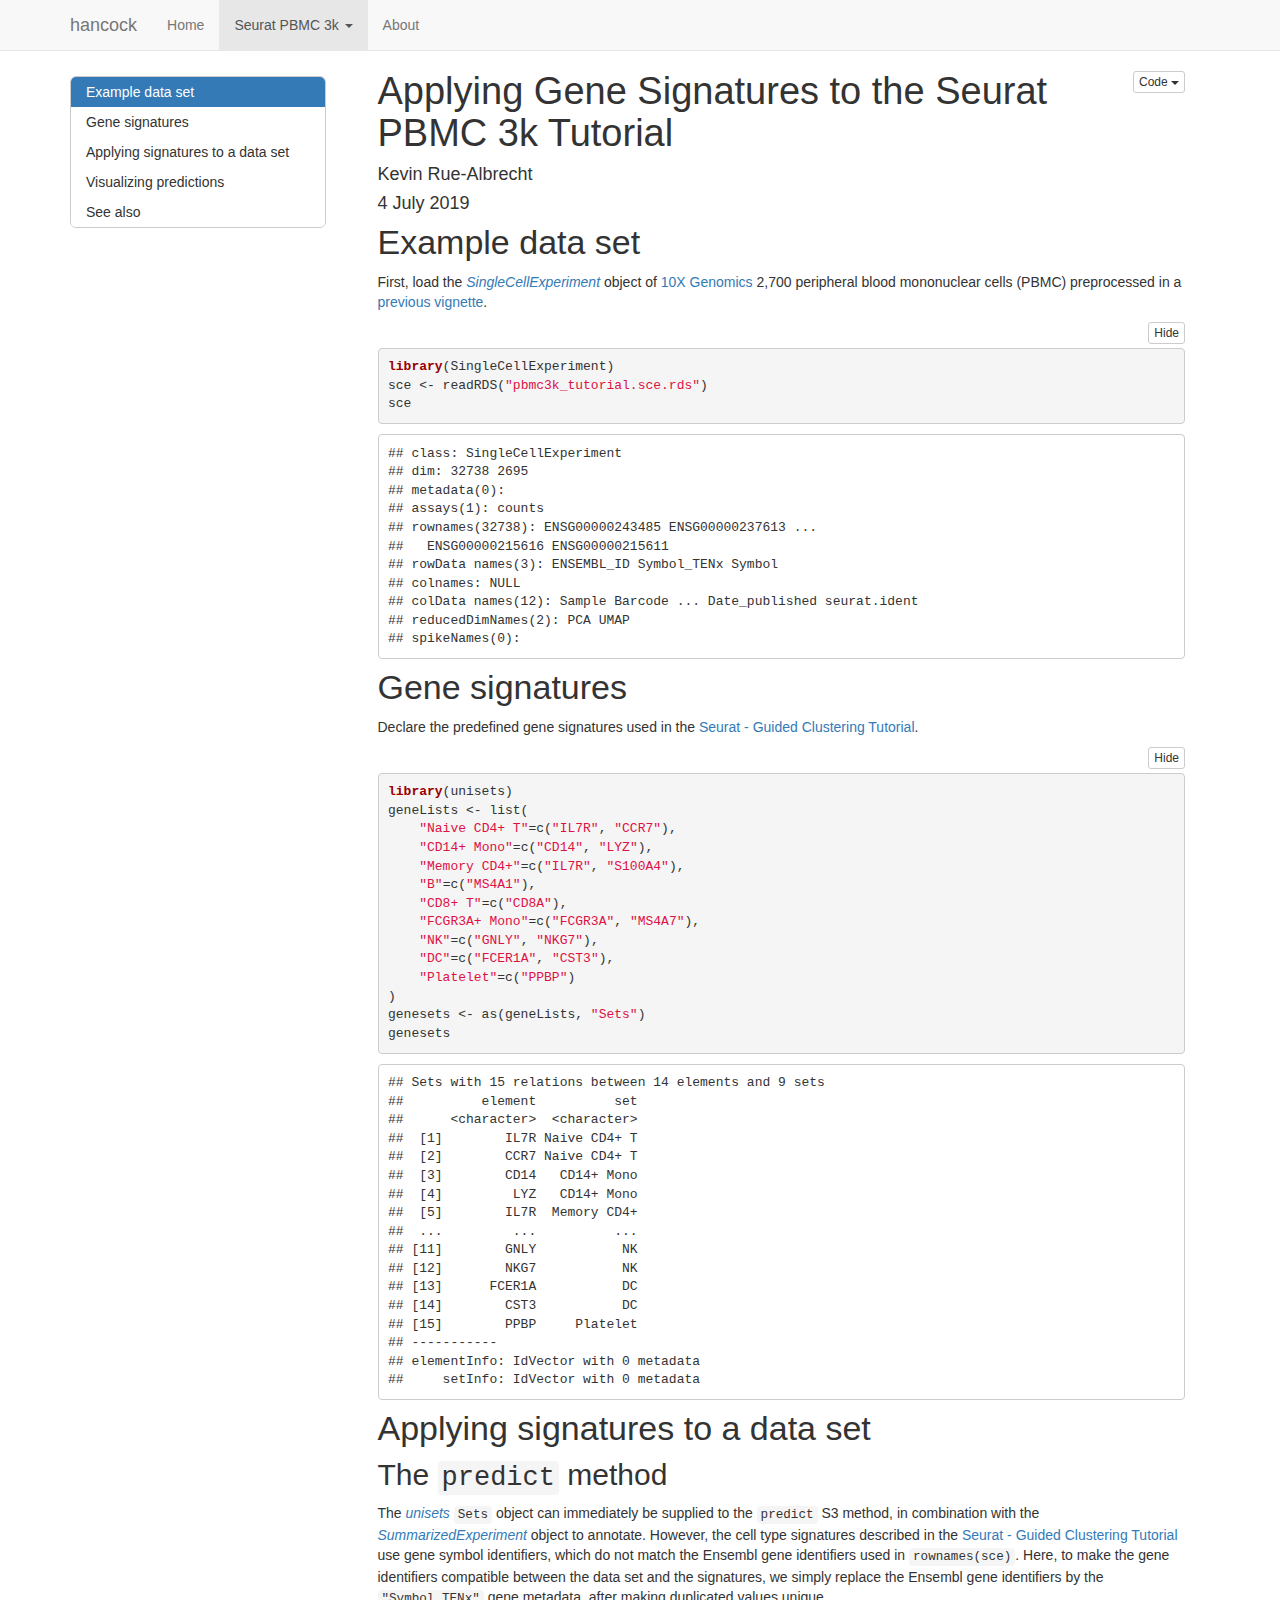
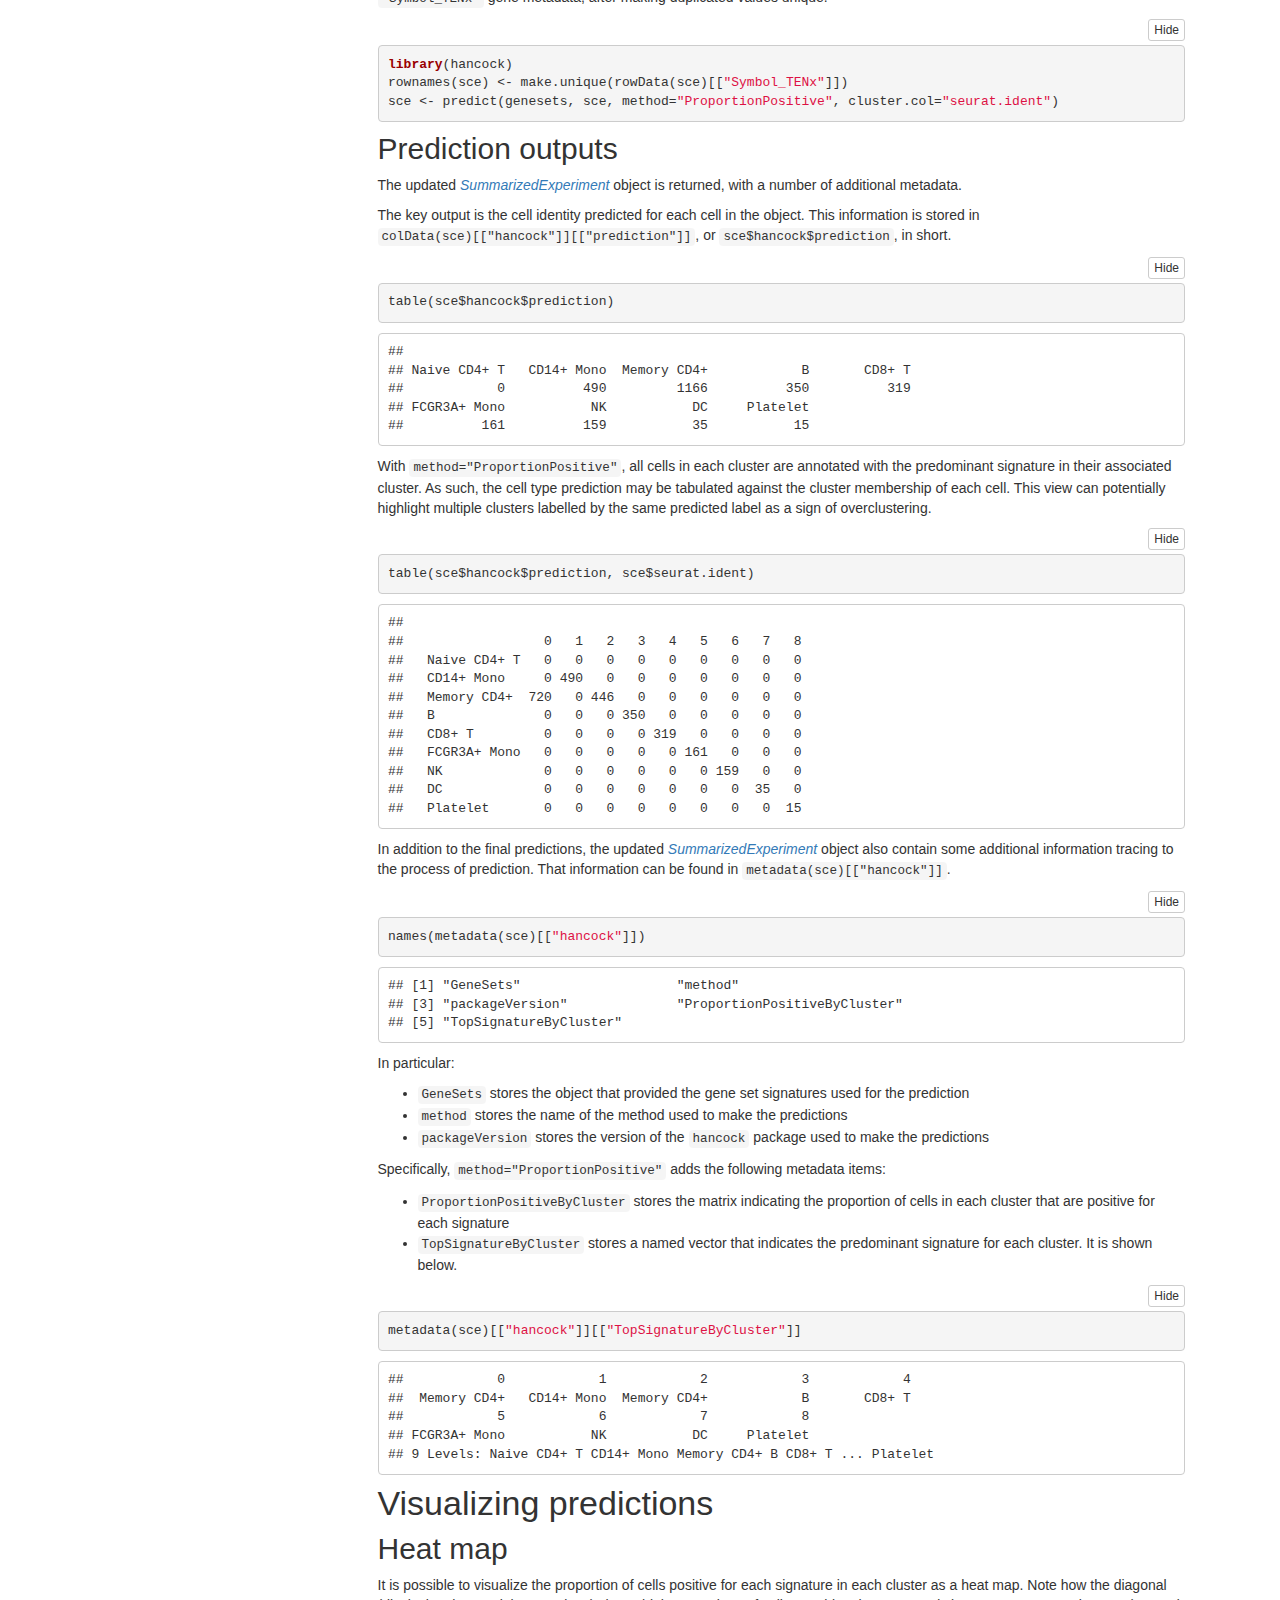
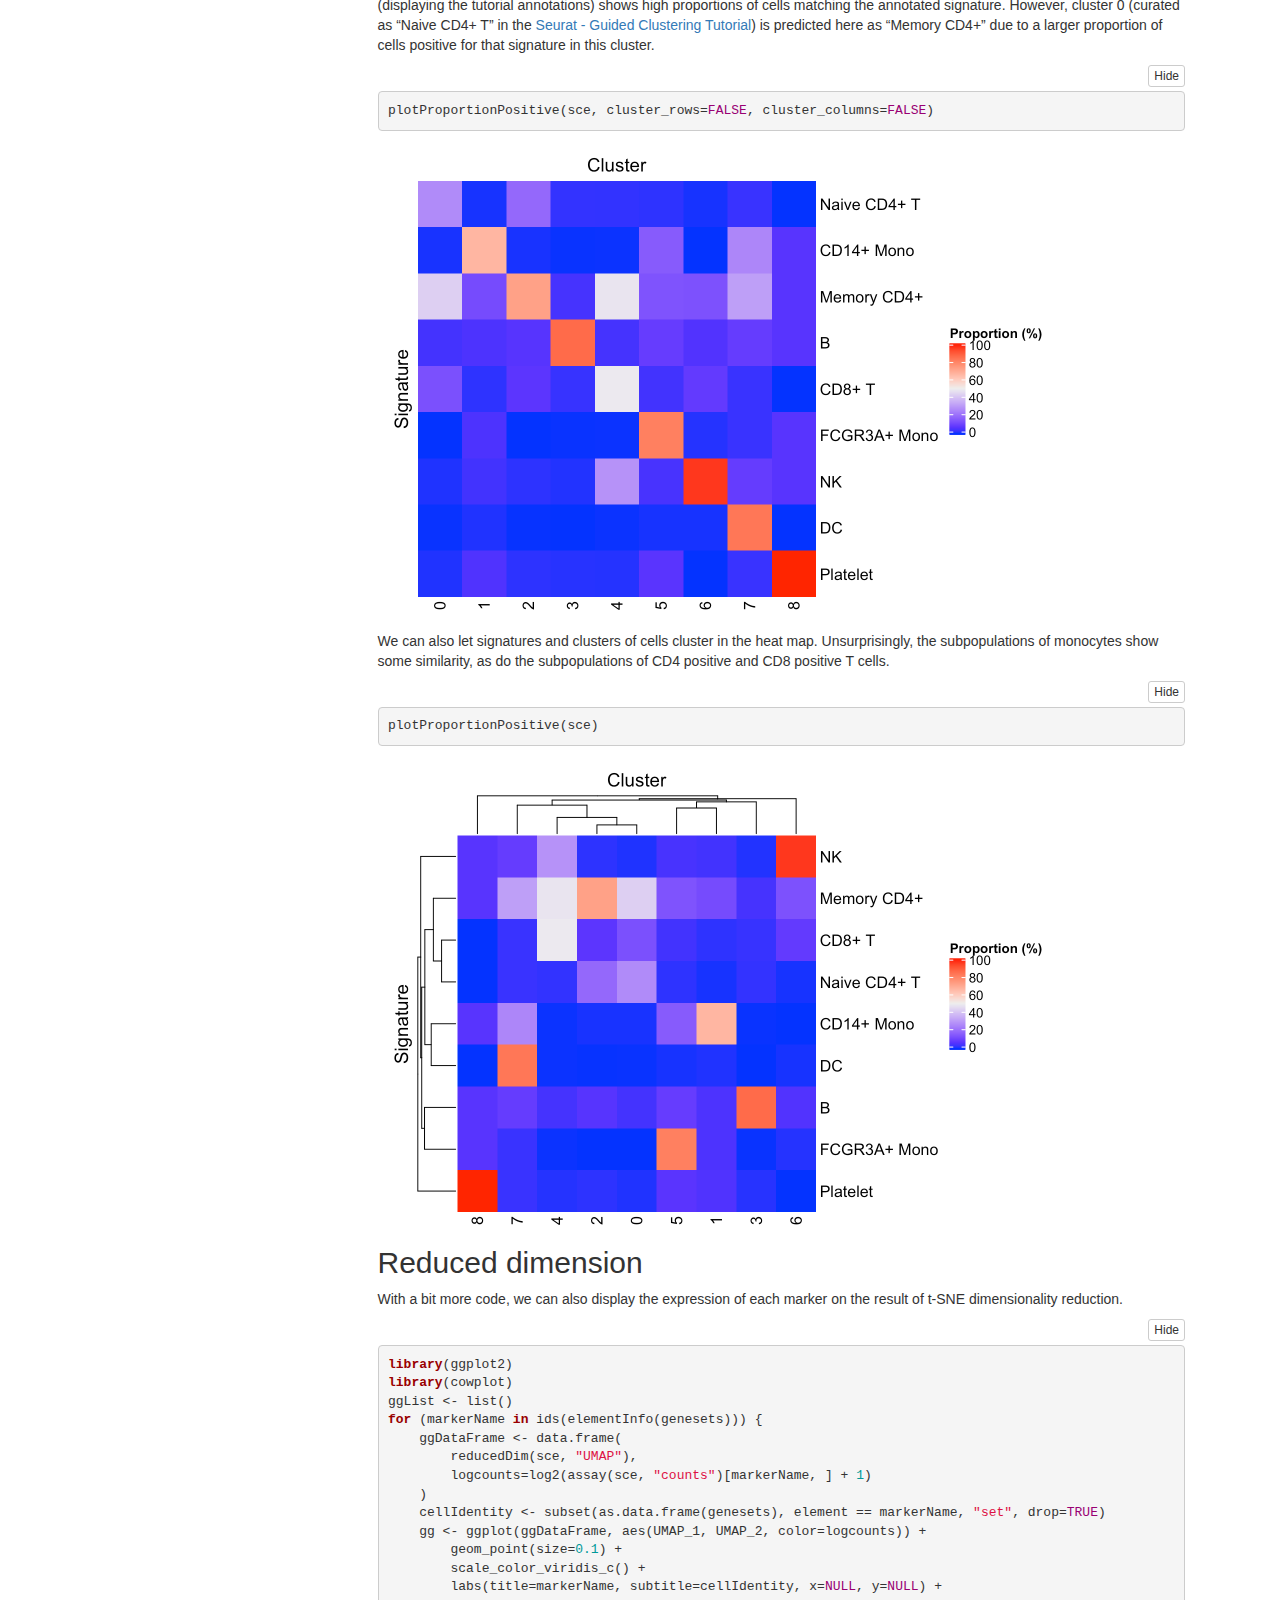
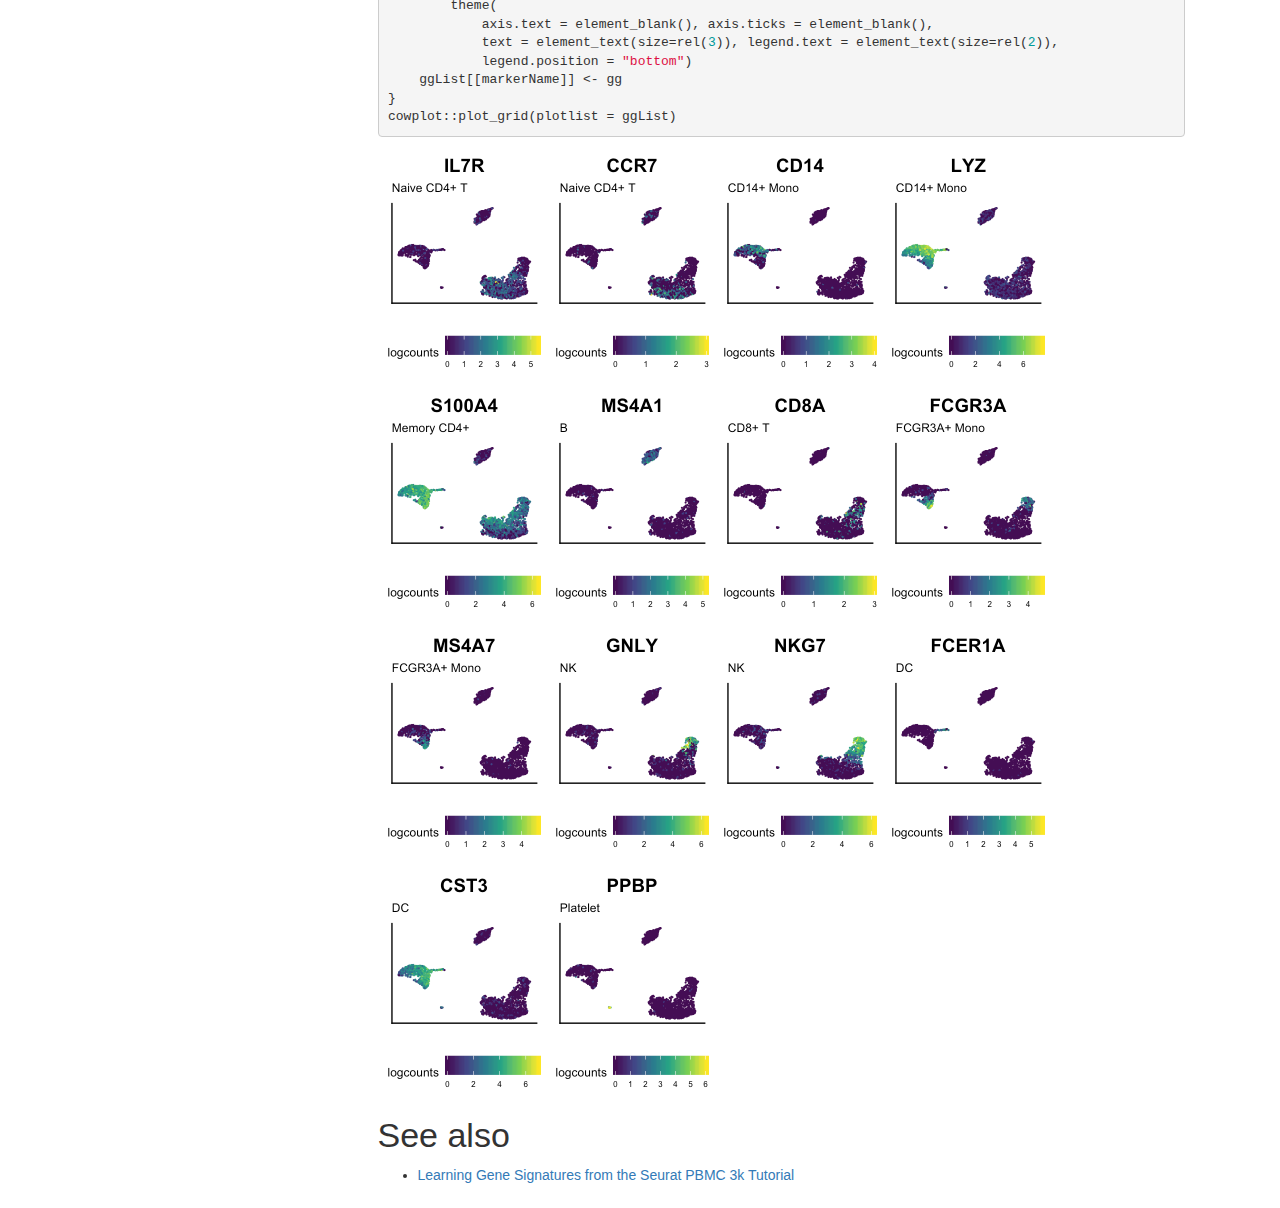
<file: docs/1-proportion_signature.html>
<!DOCTYPE html>

<html xmlns="http://www.w3.org/1999/xhtml">

<head>

<meta charset="utf-8" />
<meta http-equiv="Content-Type" content="text/html; charset=utf-8" />
<meta name="generator" content="pandoc" />


<meta name="author" content="Kevin Rue-Albrecht" />

<meta name="date" content="2019-07-04" />

<title>Applying Gene Signatures to the Seurat PBMC 3k Tutorial</title>

<script src="site_libs/jquery-1.11.3/jquery.min.js"></script>
<meta name="viewport" content="width=device-width, initial-scale=1" />
<link href="site_libs/bootstrap-3.3.5/css/bootstrap.min.css" rel="stylesheet" />
<script src="site_libs/bootstrap-3.3.5/js/bootstrap.min.js"></script>
<script src="site_libs/bootstrap-3.3.5/shim/html5shiv.min.js"></script>
<script src="site_libs/bootstrap-3.3.5/shim/respond.min.js"></script>
<script src="site_libs/jqueryui-1.11.4/jquery-ui.min.js"></script>
<link href="site_libs/tocify-1.9.1/jquery.tocify.css" rel="stylesheet" />
<script src="site_libs/tocify-1.9.1/jquery.tocify.js"></script>
<script src="site_libs/navigation-1.1/tabsets.js"></script>
<script src="site_libs/navigation-1.1/codefolding.js"></script>
<link href="site_libs/highlightjs-9.12.0/default.css" rel="stylesheet" />
<script src="site_libs/highlightjs-9.12.0/highlight.js"></script>

<link rel="stylesheet" href="www/scroll.css">

<script src="www/scroll.js"></script>

<style type="text/css">code{white-space: pre;}</style>
<style type="text/css">
  pre:not([class]) {
    background-color: white;
  }
</style>
<script type="text/javascript">
if (window.hljs) {
  hljs.configure({languages: []});
  hljs.initHighlightingOnLoad();
  if (document.readyState && document.readyState === "complete") {
    window.setTimeout(function() { hljs.initHighlighting(); }, 0);
  }
}
</script>



<style type="text/css">
h1 {
  font-size: 34px;
}
h1.title {
  font-size: 38px;
}
h2 {
  font-size: 30px;
}
h3 {
  font-size: 24px;
}
h4 {
  font-size: 18px;
}
h5 {
  font-size: 16px;
}
h6 {
  font-size: 12px;
}
.table th:not([align]) {
  text-align: left;
}
</style>




<style type = "text/css">
.main-container {
  max-width: 940px;
  margin-left: auto;
  margin-right: auto;
}
code {
  color: inherit;
  background-color: rgba(0, 0, 0, 0.04);
}
img {
  max-width:100%;
  height: auto;
}
.tabbed-pane {
  padding-top: 12px;
}
.html-widget {
  margin-bottom: 20px;
}
button.code-folding-btn:focus {
  outline: none;
}
summary {
  display: list-item;
}
</style>


<style type="text/css">
/* padding for bootstrap navbar */
body {
  padding-top: 51px;
  padding-bottom: 40px;
}
/* offset scroll position for anchor links (for fixed navbar)  */
.section h1 {
  padding-top: 56px;
  margin-top: -56px;
}
.section h2 {
  padding-top: 56px;
  margin-top: -56px;
}
.section h3 {
  padding-top: 56px;
  margin-top: -56px;
}
.section h4 {
  padding-top: 56px;
  margin-top: -56px;
}
.section h5 {
  padding-top: 56px;
  margin-top: -56px;
}
.section h6 {
  padding-top: 56px;
  margin-top: -56px;
}
.dropdown-submenu {
  position: relative;
}
.dropdown-submenu>.dropdown-menu {
  top: 0;
  left: 100%;
  margin-top: -6px;
  margin-left: -1px;
  border-radius: 0 6px 6px 6px;
}
.dropdown-submenu:hover>.dropdown-menu {
  display: block;
}
.dropdown-submenu>a:after {
  display: block;
  content: " ";
  float: right;
  width: 0;
  height: 0;
  border-color: transparent;
  border-style: solid;
  border-width: 5px 0 5px 5px;
  border-left-color: #cccccc;
  margin-top: 5px;
  margin-right: -10px;
}
.dropdown-submenu:hover>a:after {
  border-left-color: #ffffff;
}
.dropdown-submenu.pull-left {
  float: none;
}
.dropdown-submenu.pull-left>.dropdown-menu {
  left: -100%;
  margin-left: 10px;
  border-radius: 6px 0 6px 6px;
}
</style>

<script>
// manage active state of menu based on current page
$(document).ready(function () {
  // active menu anchor
  href = window.location.pathname
  href = href.substr(href.lastIndexOf('/') + 1)
  if (href === "")
    href = "index.html";
  var menuAnchor = $('a[href="' + href + '"]');

  // mark it active
  menuAnchor.parent().addClass('active');

  // if it's got a parent navbar menu mark it active as well
  menuAnchor.closest('li.dropdown').addClass('active');
});
</script>

<!-- tabsets -->

<style type="text/css">
.tabset-dropdown > .nav-tabs {
  display: inline-table;
  max-height: 500px;
  min-height: 44px;
  overflow-y: auto;
  background: white;
  border: 1px solid #ddd;
  border-radius: 4px;
}

.tabset-dropdown > .nav-tabs > li.active:before {
  content: "";
  font-family: 'Glyphicons Halflings';
  display: inline-block;
  padding: 10px;
  border-right: 1px solid #ddd;
}

.tabset-dropdown > .nav-tabs.nav-tabs-open > li.active:before {
  content: "&#xe258;";
  border: none;
}

.tabset-dropdown > .nav-tabs.nav-tabs-open:before {
  content: "";
  font-family: 'Glyphicons Halflings';
  display: inline-block;
  padding: 10px;
  border-right: 1px solid #ddd;
}

.tabset-dropdown > .nav-tabs > li.active {
  display: block;
}

.tabset-dropdown > .nav-tabs > li > a,
.tabset-dropdown > .nav-tabs > li > a:focus,
.tabset-dropdown > .nav-tabs > li > a:hover {
  border: none;
  display: inline-block;
  border-radius: 4px;
}

.tabset-dropdown > .nav-tabs.nav-tabs-open > li {
  display: block;
  float: none;
}

.tabset-dropdown > .nav-tabs > li {
  display: none;
}
</style>

<script>
$(document).ready(function () {
  window.buildTabsets("TOC");
});

$(document).ready(function () {
  $('.tabset-dropdown > .nav-tabs > li').click(function () {
    $(this).parent().toggleClass('nav-tabs-open')
  });
});
</script>

<!-- code folding -->
<style type="text/css">
.code-folding-btn { margin-bottom: 4px; }
</style>
<script>
$(document).ready(function () {
  window.initializeCodeFolding("show" === "show");
});
</script>



<script>
$(document).ready(function ()  {

    // move toc-ignore selectors from section div to header
    $('div.section.toc-ignore')
        .removeClass('toc-ignore')
        .children('h1,h2,h3,h4,h5').addClass('toc-ignore');

    // establish options
    var options = {
      selectors: "h1,h2,h3",
      theme: "bootstrap3",
      context: '.toc-content',
      hashGenerator: function (text) {
        return text.replace(/[.\\/?&!#<>]/g, '').replace(/\s/g, '_').toLowerCase();
      },
      ignoreSelector: ".toc-ignore",
      scrollTo: 0
    };
    options.showAndHide = true;
    options.smoothScroll = true;

    // tocify
    var toc = $("#TOC").tocify(options).data("toc-tocify");
});
</script>

<style type="text/css">

#TOC {
  margin: 25px 0px 20px 0px;
}
@media (max-width: 768px) {
#TOC {
  position: relative;
  width: 100%;
}
}


.toc-content {
  padding-left: 30px;
  padding-right: 40px;
}

div.main-container {
  max-width: 1200px;
}

div.tocify {
  width: 20%;
  max-width: 260px;
  max-height: 85%;
}

@media (min-width: 768px) and (max-width: 991px) {
  div.tocify {
    width: 25%;
  }
}

@media (max-width: 767px) {
  div.tocify {
    width: 100%;
    max-width: none;
  }
}

.tocify ul, .tocify li {
  line-height: 20px;
}

.tocify-subheader .tocify-item {
  font-size: 0.90em;
}

.tocify .list-group-item {
  border-radius: 0px;
}


</style>



</head>

<body>


<div class="container-fluid main-container">


<!-- setup 3col/9col grid for toc_float and main content  -->
<div class="row-fluid">
<div class="col-xs-12 col-sm-4 col-md-3">
<div id="TOC" class="tocify">
</div>
</div>

<div class="toc-content col-xs-12 col-sm-8 col-md-9">




<div class="navbar navbar-default  navbar-fixed-top" role="navigation">
  <div class="container">
    <div class="navbar-header">
      <button type="button" class="navbar-toggle collapsed" data-toggle="collapse" data-target="#navbar">
        <span class="icon-bar"></span>
        <span class="icon-bar"></span>
        <span class="icon-bar"></span>
      </button>
      <a class="navbar-brand" href="index.html">hancock</a>
    </div>
    <div id="navbar" class="navbar-collapse collapse">
      <ul class="nav navbar-nav">
        <li>
  <a href="index.html">Home</a>
</li>
<li class="dropdown">
  <a href="#" class="dropdown-toggle" data-toggle="dropdown" role="button" aria-expanded="false">
    Seurat PBMC 3k
     
    <span class="caret"></span>
  </a>
  <ul class="dropdown-menu" role="menu">
    <li>
      <a href="0-Seurat_PBMC3k_tutorial_TENxPBMCData.html">Data</a>
    </li>
    <li>
      <a href="1-proportion_signature.html">Applying signatures</a>
    </li>
    <li>
      <a href="2-learn-signatures.html">Learning signatures</a>
    </li>
    <li>
      <a href="3-pairedTTests.html">Enrichment of Gene Signatures in Positive Markers</a>
    </li>
  </ul>
</li>
<li>
  <a href="about.html">About</a>
</li>
      </ul>
      <ul class="nav navbar-nav navbar-right">
        
      </ul>
    </div><!--/.nav-collapse -->
  </div><!--/.container -->
</div><!--/.navbar -->

<div class="fluid-row" id="header">

<div class="btn-group pull-right">
<button type="button" class="btn btn-default btn-xs dropdown-toggle" data-toggle="dropdown" aria-haspopup="true" aria-expanded="false"><span>Code</span> <span class="caret"></span></button>
<ul class="dropdown-menu" style="min-width: 50px;">
<li><a id="rmd-show-all-code" href="#">Show All Code</a></li>
<li><a id="rmd-hide-all-code" href="#">Hide All Code</a></li>
</ul>
</div>



<h1 class="title toc-ignore">Applying Gene Signatures to the Seurat PBMC 3k Tutorial</h1>
<h4 class="author">Kevin Rue-Albrecht</h4>
<h4 class="date">4 July 2019</h4>

</div>


<div id="example-data-set" class="section level1">
<h1>Example data set</h1>
<p>First, load the <em><a href="https://bioconductor.org/packages/3.10/SingleCellExperiment">SingleCellExperiment</a></em> object of <a href="www.10xgenomics.com">10X Genomics</a> 2,700 peripheral blood mononuclear cells (PBMC) preprocessed in a <a href="0-Seurat_PBMC3k_tutorial_TENxPBMCData.html">previous vignette</a>.</p>
<pre class="r"><code>library(SingleCellExperiment)
sce &lt;- readRDS(&quot;pbmc3k_tutorial.sce.rds&quot;)
sce</code></pre>
<pre><code>## class: SingleCellExperiment 
## dim: 32738 2695 
## metadata(0):
## assays(1): counts
## rownames(32738): ENSG00000243485 ENSG00000237613 ...
##   ENSG00000215616 ENSG00000215611
## rowData names(3): ENSEMBL_ID Symbol_TENx Symbol
## colnames: NULL
## colData names(12): Sample Barcode ... Date_published seurat.ident
## reducedDimNames(2): PCA UMAP
## spikeNames(0):</code></pre>
</div>
<div id="gene-signatures" class="section level1">
<h1>Gene signatures</h1>
<p>Declare the predefined gene signatures used in the <a href="https://satijalab.org/seurat/v3.0/pbmc3k_tutorial.html">Seurat - Guided Clustering Tutorial</a>.</p>
<pre class="r"><code>library(unisets)
geneLists &lt;- list(
    &quot;Naive CD4+ T&quot;=c(&quot;IL7R&quot;, &quot;CCR7&quot;),
    &quot;CD14+ Mono&quot;=c(&quot;CD14&quot;, &quot;LYZ&quot;),
    &quot;Memory CD4+&quot;=c(&quot;IL7R&quot;, &quot;S100A4&quot;),
    &quot;B&quot;=c(&quot;MS4A1&quot;),
    &quot;CD8+ T&quot;=c(&quot;CD8A&quot;),
    &quot;FCGR3A+ Mono&quot;=c(&quot;FCGR3A&quot;, &quot;MS4A7&quot;),
    &quot;NK&quot;=c(&quot;GNLY&quot;, &quot;NKG7&quot;),
    &quot;DC&quot;=c(&quot;FCER1A&quot;, &quot;CST3&quot;),
    &quot;Platelet&quot;=c(&quot;PPBP&quot;)
)
genesets &lt;- as(geneLists, &quot;Sets&quot;)
genesets</code></pre>
<pre><code>## Sets with 15 relations between 14 elements and 9 sets
##          element          set
##      &lt;character&gt;  &lt;character&gt;
##  [1]        IL7R Naive CD4+ T
##  [2]        CCR7 Naive CD4+ T
##  [3]        CD14   CD14+ Mono
##  [4]         LYZ   CD14+ Mono
##  [5]        IL7R  Memory CD4+
##  ...         ...          ...
## [11]        GNLY           NK
## [12]        NKG7           NK
## [13]      FCER1A           DC
## [14]        CST3           DC
## [15]        PPBP     Platelet
## -----------
## elementInfo: IdVector with 0 metadata
##     setInfo: IdVector with 0 metadata</code></pre>
</div>
<div id="applying-signatures-to-a-data-set" class="section level1">
<h1>Applying signatures to a data set</h1>
<div id="the-predict-method" class="section level2">
<h2>The <code>predict</code> method</h2>
<p>The <em><a href="https://github.com/kevinrue/unisets">unisets</a></em> <code>Sets</code> object can immediately be supplied to the <code>predict</code> S3 method, in combination with the <em><a href="https://bioconductor.org/packages/3.10/SummarizedExperiment">SummarizedExperiment</a></em> object to annotate. However, the cell type signatures described in the <a href="https://satijalab.org/seurat/v3.0/pbmc3k_tutorial.html">Seurat - Guided Clustering Tutorial</a> use gene symbol identifiers, which do not match the Ensembl gene identifiers used in <code>rownames(sce)</code>. Here, to make the gene identifiers compatible between the data set and the signatures, we simply replace the Ensembl gene identifiers by the <code>"Symbol_TENx"</code> gene metadata, after making duplicated values unique.</p>
<pre class="r"><code>library(hancock)
rownames(sce) &lt;- make.unique(rowData(sce)[[&quot;Symbol_TENx&quot;]])
sce &lt;- predict(genesets, sce, method=&quot;ProportionPositive&quot;, cluster.col=&quot;seurat.ident&quot;)</code></pre>
</div>
<div id="prediction-outputs" class="section level2">
<h2>Prediction outputs</h2>
<p>The updated <em><a href="https://bioconductor.org/packages/3.10/SummarizedExperiment">SummarizedExperiment</a></em> object is returned, with a number of additional metadata.</p>
<p>The key output is the cell identity predicted for each cell in the object. This information is stored in <code>colData(sce)[["hancock"]][["prediction"]]</code>, or <code>sce$hancock$prediction</code>, in short.</p>
<pre class="r"><code>table(sce$hancock$prediction)</code></pre>
<pre><code>## 
## Naive CD4+ T   CD14+ Mono  Memory CD4+            B       CD8+ T 
##            0          490         1166          350          319 
## FCGR3A+ Mono           NK           DC     Platelet 
##          161          159           35           15</code></pre>
<p>With <code>method="ProportionPositive"</code>, all cells in each cluster are annotated with the predominant signature in their associated cluster. As such, the cell type prediction may be tabulated against the cluster membership of each cell. This view can potentially highlight multiple clusters labelled by the same predicted label as a sign of overclustering.</p>
<pre class="r"><code>table(sce$hancock$prediction, sce$seurat.ident)</code></pre>
<pre><code>##               
##                  0   1   2   3   4   5   6   7   8
##   Naive CD4+ T   0   0   0   0   0   0   0   0   0
##   CD14+ Mono     0 490   0   0   0   0   0   0   0
##   Memory CD4+  720   0 446   0   0   0   0   0   0
##   B              0   0   0 350   0   0   0   0   0
##   CD8+ T         0   0   0   0 319   0   0   0   0
##   FCGR3A+ Mono   0   0   0   0   0 161   0   0   0
##   NK             0   0   0   0   0   0 159   0   0
##   DC             0   0   0   0   0   0   0  35   0
##   Platelet       0   0   0   0   0   0   0   0  15</code></pre>
<p>In addition to the final predictions, the updated <em><a href="https://bioconductor.org/packages/3.10/SummarizedExperiment">SummarizedExperiment</a></em> object also contain some additional information tracing to the process of prediction. That information can be found in <code>metadata(sce)[["hancock"]]</code>.</p>
<pre class="r"><code>names(metadata(sce)[[&quot;hancock&quot;]])</code></pre>
<pre><code>## [1] &quot;GeneSets&quot;                    &quot;method&quot;                     
## [3] &quot;packageVersion&quot;              &quot;ProportionPositiveByCluster&quot;
## [5] &quot;TopSignatureByCluster&quot;</code></pre>
<p>In particular:</p>
<ul>
<li><code>GeneSets</code> stores the object that provided the gene set signatures used for the prediction</li>
<li><code>method</code> stores the name of the method used to make the predictions</li>
<li><code>packageVersion</code> stores the version of the <code>hancock</code> package used to make the predictions</li>
</ul>
<p>Specifically, <code>method="ProportionPositive"</code> adds the following metadata items:</p>
<ul>
<li><code>ProportionPositiveByCluster</code> stores the matrix indicating the proportion of cells in each cluster that are positive for each signature</li>
<li><code>TopSignatureByCluster</code> stores a named vector that indicates the predominant signature for each cluster. It is shown below.</li>
</ul>
<pre class="r"><code>metadata(sce)[[&quot;hancock&quot;]][[&quot;TopSignatureByCluster&quot;]]</code></pre>
<pre><code>##            0            1            2            3            4 
##  Memory CD4+   CD14+ Mono  Memory CD4+            B       CD8+ T 
##            5            6            7            8 
## FCGR3A+ Mono           NK           DC     Platelet 
## 9 Levels: Naive CD4+ T CD14+ Mono Memory CD4+ B CD8+ T ... Platelet</code></pre>
</div>
</div>
<div id="visualizing-predictions" class="section level1">
<h1>Visualizing predictions</h1>
<div id="heat-map" class="section level2">
<h2>Heat map</h2>
<p>It is possible to visualize the proportion of cells positive for each signature in each cluster as a heat map. Note how the diagonal (displaying the tutorial annotations) shows high proportions of cells matching the annotated signature. However, cluster 0 (curated as “Naive CD4+ T” in the <a href="https://satijalab.org/seurat/v3.0/pbmc3k_tutorial.html">Seurat - Guided Clustering Tutorial</a>) is predicted here as “Memory CD4+” due to a larger proportion of cells positive for that signature in this cluster.</p>
<pre class="r"><code>plotProportionPositive(sce, cluster_rows=FALSE, cluster_columns=FALSE)</code></pre>
<p><img src="1-proportion_signature_files/figure-html/unnamed-chunk-8-1.png" width="672" /></p>
<p>We can also let signatures and clusters of cells cluster in the heat map. Unsurprisingly, the subpopulations of monocytes show some similarity, as do the subpopulations of CD4 positive and CD8 positive T cells.</p>
<pre class="r"><code>plotProportionPositive(sce)</code></pre>
<p><img src="1-proportion_signature_files/figure-html/unnamed-chunk-9-1.png" width="672" /></p>
</div>
<div id="reduced-dimension" class="section level2">
<h2>Reduced dimension</h2>
<p>With a bit more code, we can also display the expression of each marker on the result of t-SNE dimensionality reduction.</p>
<pre class="r"><code>library(ggplot2)
library(cowplot)
ggList &lt;- list()
for (markerName in ids(elementInfo(genesets))) {
    ggDataFrame &lt;- data.frame(
        reducedDim(sce, &quot;UMAP&quot;),
        logcounts=log2(assay(sce, &quot;counts&quot;)[markerName, ] + 1)
    )
    cellIdentity &lt;- subset(as.data.frame(genesets), element == markerName, &quot;set&quot;, drop=TRUE)
    gg &lt;- ggplot(ggDataFrame, aes(UMAP_1, UMAP_2, color=logcounts)) +
        geom_point(size=0.1) +
        scale_color_viridis_c() +
        labs(title=markerName, subtitle=cellIdentity, x=NULL, y=NULL) +
        theme(
            axis.text = element_blank(), axis.ticks = element_blank(),
            text = element_text(size=rel(3)), legend.text = element_text(size=rel(2)),
            legend.position = &quot;bottom&quot;)
    ggList[[markerName]] &lt;- gg
}
cowplot::plot_grid(plotlist = ggList)</code></pre>
<p><img src="1-proportion_signature_files/figure-html/unnamed-chunk-10-1.png" width="672" /></p>
</div>
</div>
<div id="see-also" class="section level1">
<h1>See also</h1>
<ul>
<li><a href="2-learn-signatures.html">Learning Gene Signatures from the Seurat PBMC 3k Tutorial</a></li>
</ul>
<button onclick="topFunction()" id="myBtn" title="Go to top">
Back to top
</button>
</div>



</div>
</div>

</div>

<script>

// add bootstrap table styles to pandoc tables
function bootstrapStylePandocTables() {
  $('tr.header').parent('thead').parent('table').addClass('table table-condensed');
}
$(document).ready(function () {
  bootstrapStylePandocTables();
});


</script>

<!-- dynamically load mathjax for compatibility with self-contained -->
<script>
  (function () {
    var script = document.createElement("script");
    script.type = "text/javascript";
    script.src  = "https://mathjax.rstudio.com/latest/MathJax.js?config=TeX-AMS-MML_HTMLorMML";
    document.getElementsByTagName("head")[0].appendChild(script);
  })();
</script>

</body>
</html>
</file>
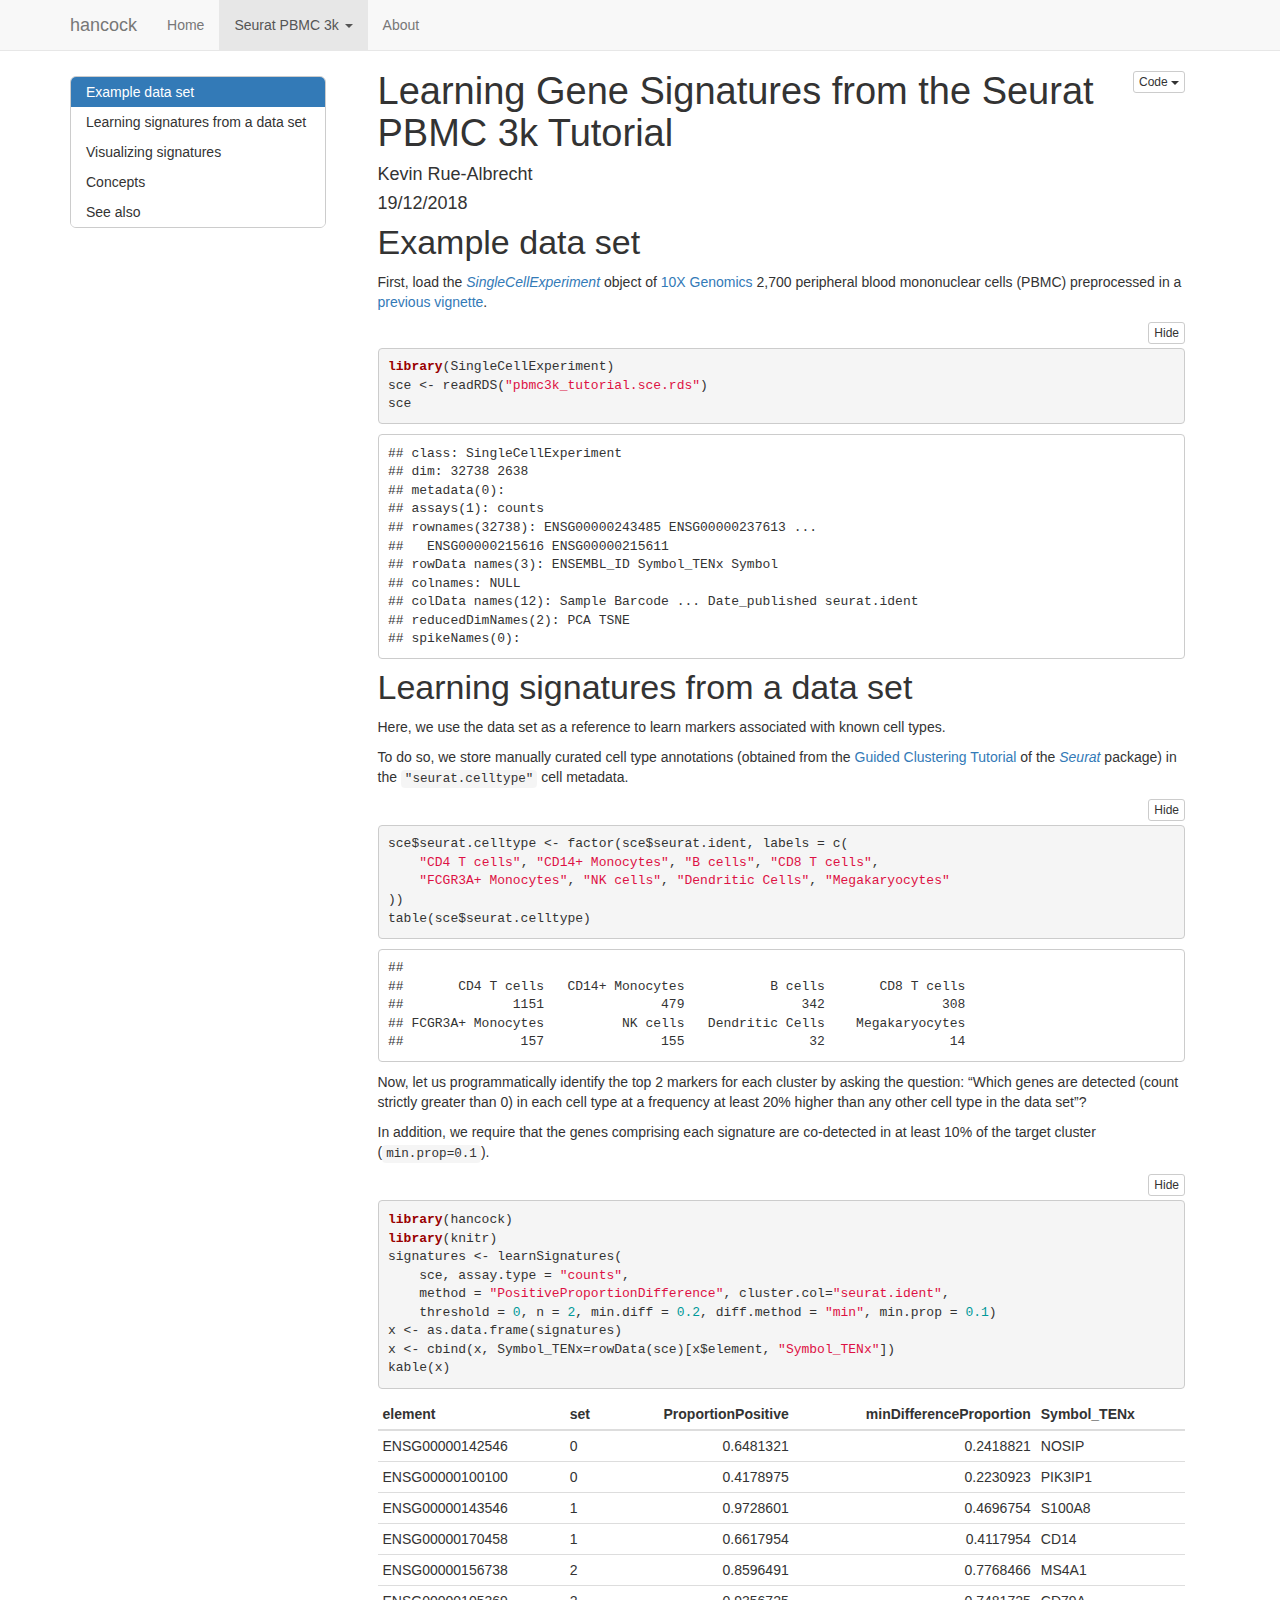
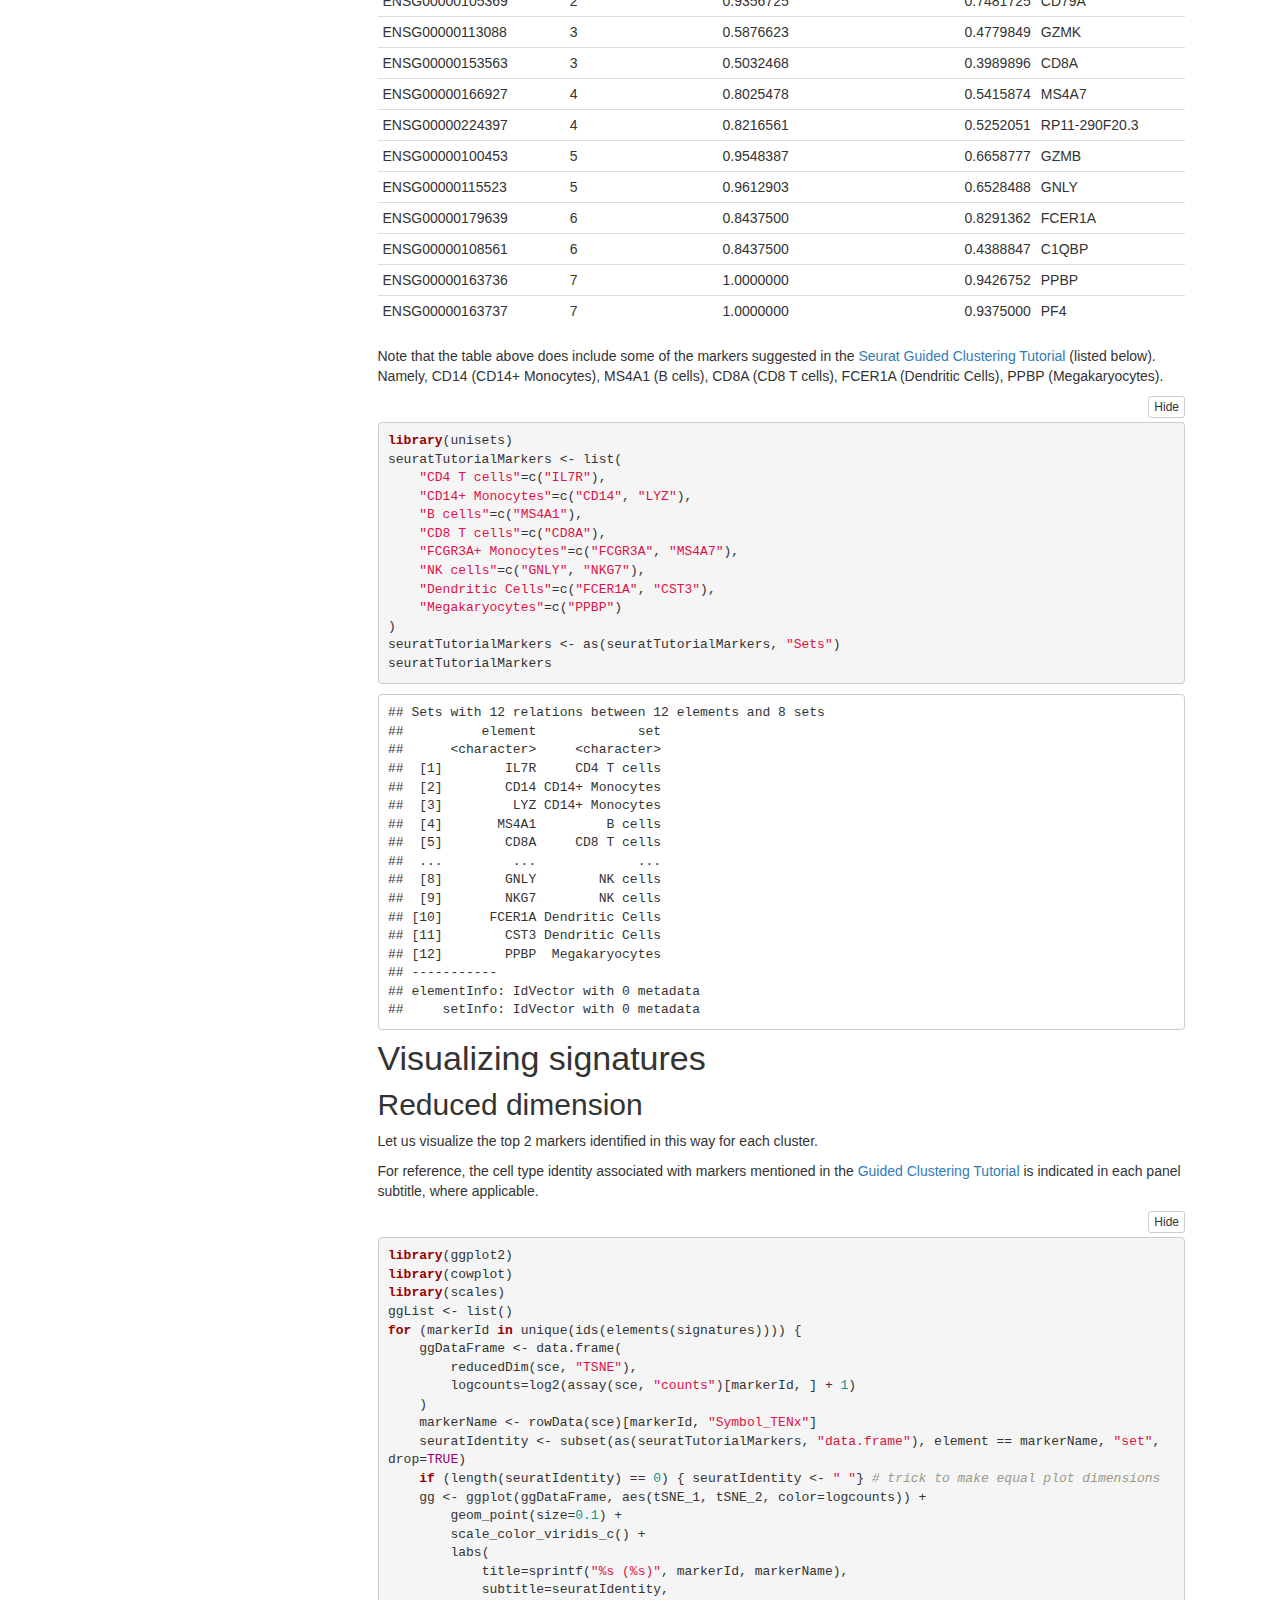
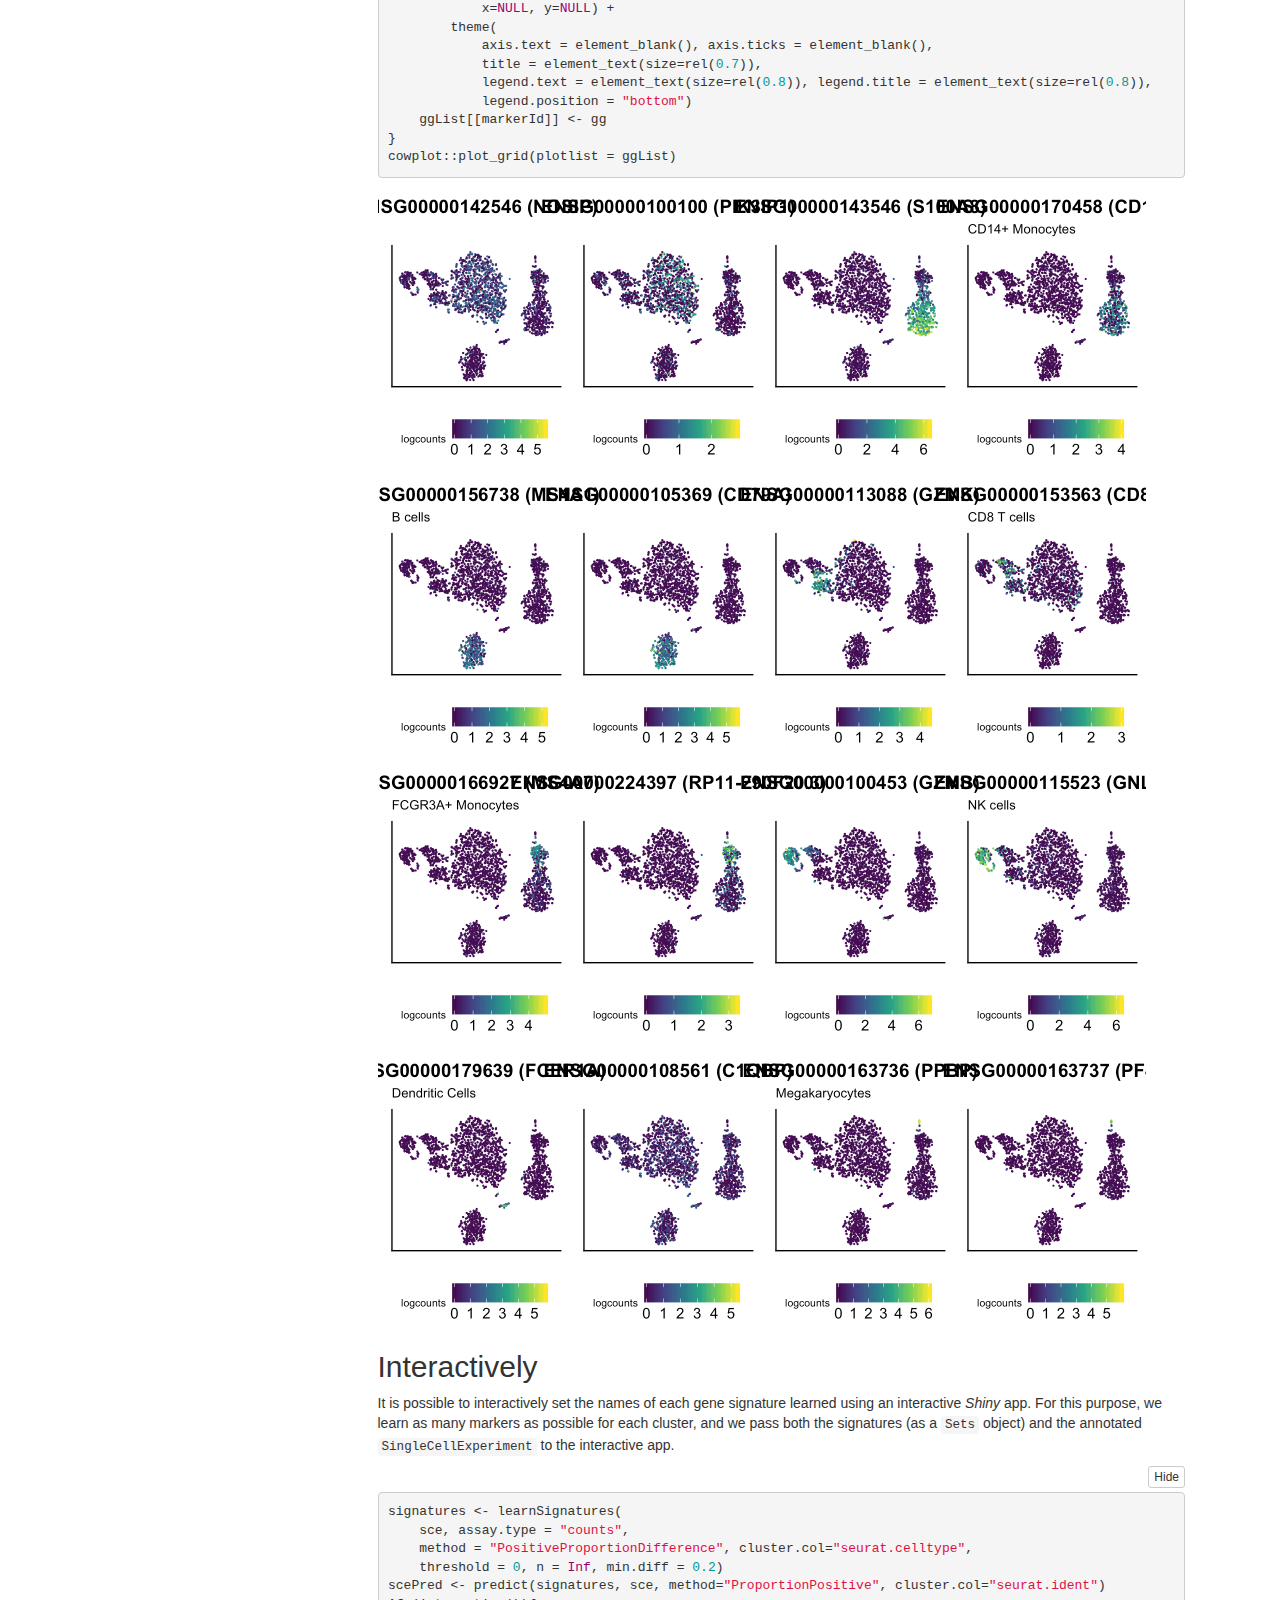
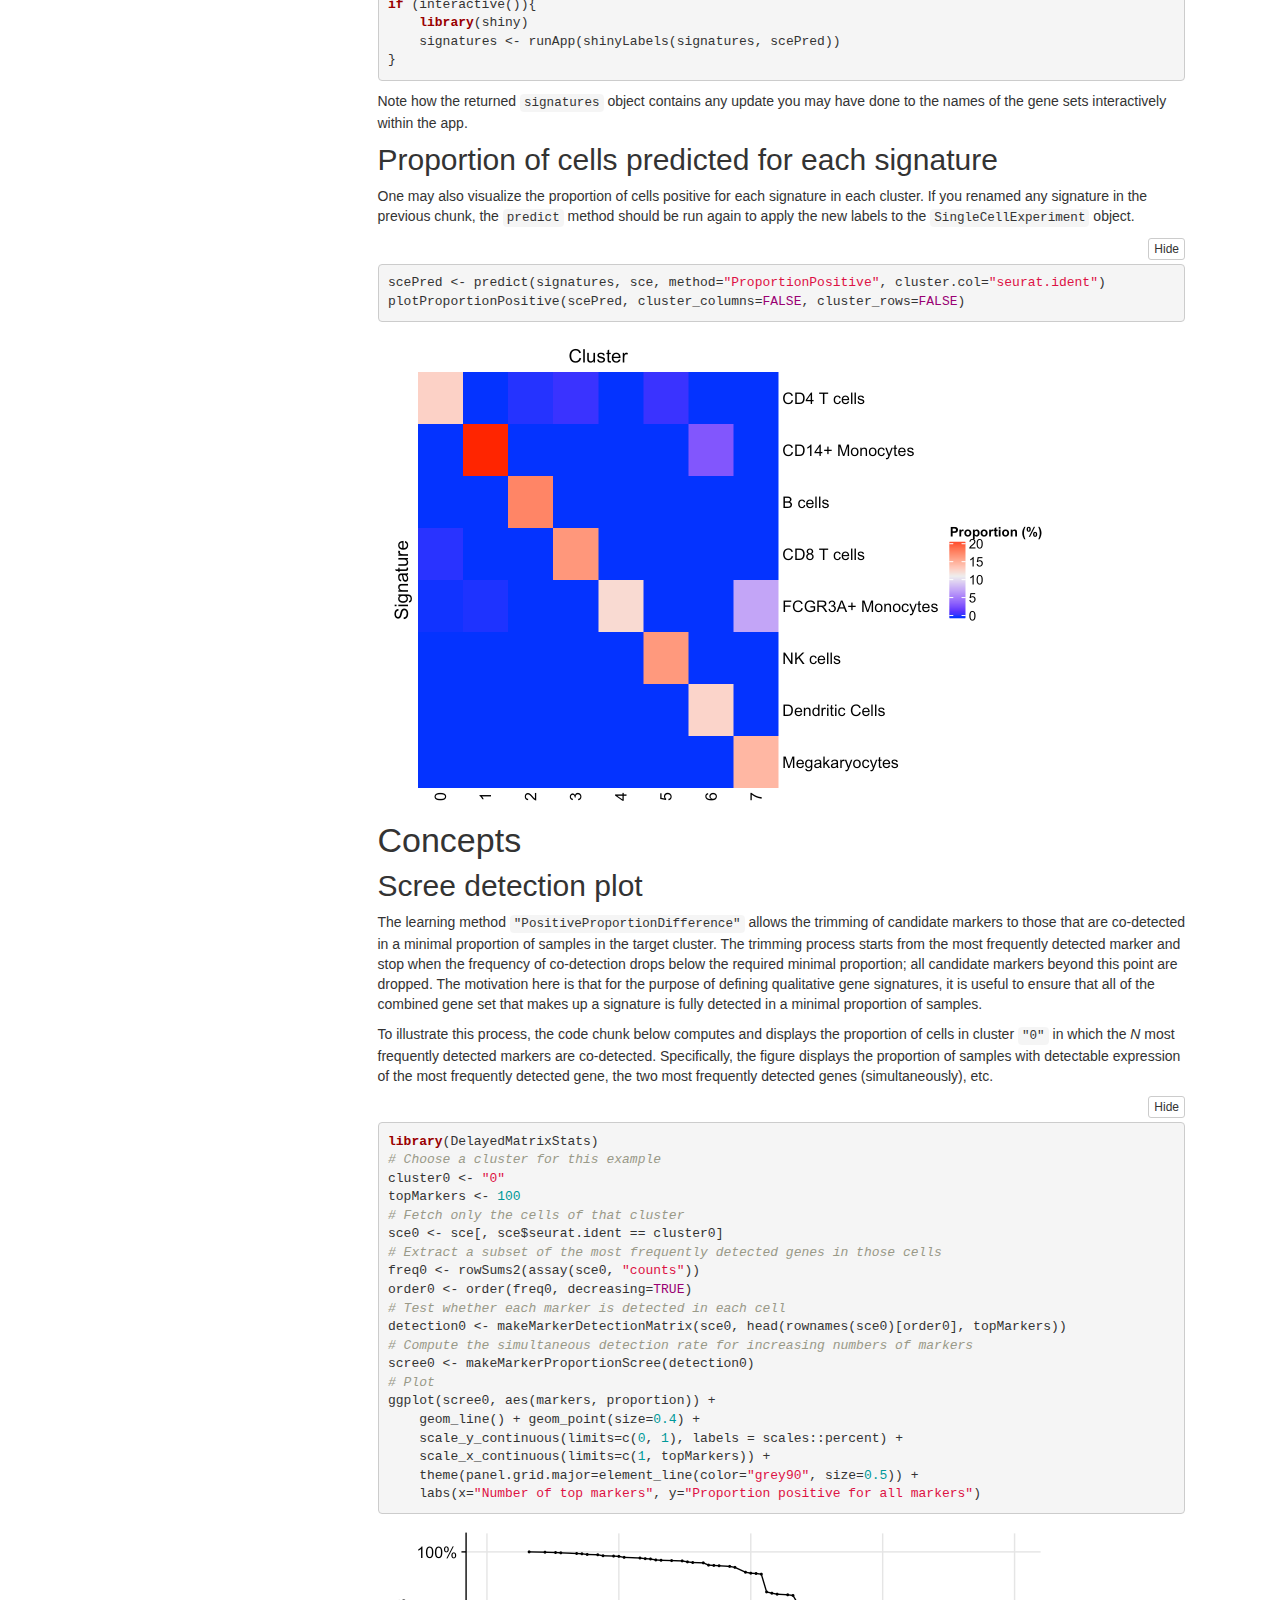
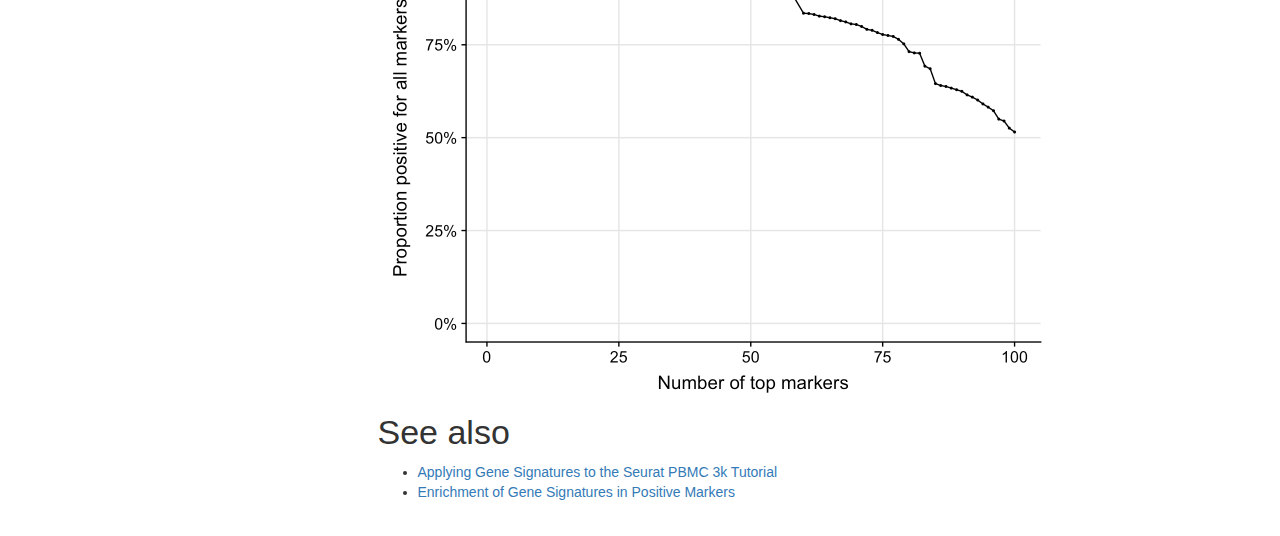
<file: docs/2-learn-signatures.html>
<!DOCTYPE html>

<html xmlns="http://www.w3.org/1999/xhtml">

<head>

<meta charset="utf-8" />
<meta http-equiv="Content-Type" content="text/html; charset=utf-8" />
<meta name="generator" content="pandoc" />


<meta name="author" content="Kevin Rue-Albrecht" />


<title>Learning Gene Signatures from the Seurat PBMC 3k Tutorial</title>

<script src="site_libs/jquery-1.11.3/jquery.min.js"></script>
<meta name="viewport" content="width=device-width, initial-scale=1" />
<link href="site_libs/bootstrap-3.3.5/css/bootstrap.min.css" rel="stylesheet" />
<script src="site_libs/bootstrap-3.3.5/js/bootstrap.min.js"></script>
<script src="site_libs/bootstrap-3.3.5/shim/html5shiv.min.js"></script>
<script src="site_libs/bootstrap-3.3.5/shim/respond.min.js"></script>
<script src="site_libs/jqueryui-1.11.4/jquery-ui.min.js"></script>
<link href="site_libs/tocify-1.9.1/jquery.tocify.css" rel="stylesheet" />
<script src="site_libs/tocify-1.9.1/jquery.tocify.js"></script>
<script src="site_libs/navigation-1.1/tabsets.js"></script>
<script src="site_libs/navigation-1.1/codefolding.js"></script>
<link href="site_libs/highlightjs-9.12.0/default.css" rel="stylesheet" />
<script src="site_libs/highlightjs-9.12.0/highlight.js"></script>

<link rel="stylesheet" href="www/scroll.css">

<script src="www/scroll.js"></script>

<style type="text/css">code{white-space: pre;}</style>
<style type="text/css">
  pre:not([class]) {
    background-color: white;
  }
</style>
<script type="text/javascript">
if (window.hljs) {
  hljs.configure({languages: []});
  hljs.initHighlightingOnLoad();
  if (document.readyState && document.readyState === "complete") {
    window.setTimeout(function() { hljs.initHighlighting(); }, 0);
  }
}
</script>



<style type="text/css">
h1 {
  font-size: 34px;
}
h1.title {
  font-size: 38px;
}
h2 {
  font-size: 30px;
}
h3 {
  font-size: 24px;
}
h4 {
  font-size: 18px;
}
h5 {
  font-size: 16px;
}
h6 {
  font-size: 12px;
}
.table th:not([align]) {
  text-align: left;
}
</style>




<style type = "text/css">
.main-container {
  max-width: 940px;
  margin-left: auto;
  margin-right: auto;
}
code {
  color: inherit;
  background-color: rgba(0, 0, 0, 0.04);
}
img {
  max-width:100%;
  height: auto;
}
.tabbed-pane {
  padding-top: 12px;
}
.html-widget {
  margin-bottom: 20px;
}
button.code-folding-btn:focus {
  outline: none;
}
summary {
  display: list-item;
}
</style>


<style type="text/css">
/* padding for bootstrap navbar */
body {
  padding-top: 51px;
  padding-bottom: 40px;
}
/* offset scroll position for anchor links (for fixed navbar)  */
.section h1 {
  padding-top: 56px;
  margin-top: -56px;
}
.section h2 {
  padding-top: 56px;
  margin-top: -56px;
}
.section h3 {
  padding-top: 56px;
  margin-top: -56px;
}
.section h4 {
  padding-top: 56px;
  margin-top: -56px;
}
.section h5 {
  padding-top: 56px;
  margin-top: -56px;
}
.section h6 {
  padding-top: 56px;
  margin-top: -56px;
}
.dropdown-submenu {
  position: relative;
}
.dropdown-submenu>.dropdown-menu {
  top: 0;
  left: 100%;
  margin-top: -6px;
  margin-left: -1px;
  border-radius: 0 6px 6px 6px;
}
.dropdown-submenu:hover>.dropdown-menu {
  display: block;
}
.dropdown-submenu>a:after {
  display: block;
  content: " ";
  float: right;
  width: 0;
  height: 0;
  border-color: transparent;
  border-style: solid;
  border-width: 5px 0 5px 5px;
  border-left-color: #cccccc;
  margin-top: 5px;
  margin-right: -10px;
}
.dropdown-submenu:hover>a:after {
  border-left-color: #ffffff;
}
.dropdown-submenu.pull-left {
  float: none;
}
.dropdown-submenu.pull-left>.dropdown-menu {
  left: -100%;
  margin-left: 10px;
  border-radius: 6px 0 6px 6px;
}
</style>

<script>
// manage active state of menu based on current page
$(document).ready(function () {
  // active menu anchor
  href = window.location.pathname
  href = href.substr(href.lastIndexOf('/') + 1)
  if (href === "")
    href = "index.html";
  var menuAnchor = $('a[href="' + href + '"]');

  // mark it active
  menuAnchor.parent().addClass('active');

  // if it's got a parent navbar menu mark it active as well
  menuAnchor.closest('li.dropdown').addClass('active');
});
</script>

<!-- tabsets -->

<style type="text/css">
.tabset-dropdown > .nav-tabs {
  display: inline-table;
  max-height: 500px;
  min-height: 44px;
  overflow-y: auto;
  background: white;
  border: 1px solid #ddd;
  border-radius: 4px;
}

.tabset-dropdown > .nav-tabs > li.active:before {
  content: "";
  font-family: 'Glyphicons Halflings';
  display: inline-block;
  padding: 10px;
  border-right: 1px solid #ddd;
}

.tabset-dropdown > .nav-tabs.nav-tabs-open > li.active:before {
  content: "&#xe258;";
  border: none;
}

.tabset-dropdown > .nav-tabs.nav-tabs-open:before {
  content: "";
  font-family: 'Glyphicons Halflings';
  display: inline-block;
  padding: 10px;
  border-right: 1px solid #ddd;
}

.tabset-dropdown > .nav-tabs > li.active {
  display: block;
}

.tabset-dropdown > .nav-tabs > li > a,
.tabset-dropdown > .nav-tabs > li > a:focus,
.tabset-dropdown > .nav-tabs > li > a:hover {
  border: none;
  display: inline-block;
  border-radius: 4px;
}

.tabset-dropdown > .nav-tabs.nav-tabs-open > li {
  display: block;
  float: none;
}

.tabset-dropdown > .nav-tabs > li {
  display: none;
}
</style>

<script>
$(document).ready(function () {
  window.buildTabsets("TOC");
});

$(document).ready(function () {
  $('.tabset-dropdown > .nav-tabs > li').click(function () {
    $(this).parent().toggleClass('nav-tabs-open')
  });
});
</script>

<!-- code folding -->
<style type="text/css">
.code-folding-btn { margin-bottom: 4px; }
</style>
<script>
$(document).ready(function () {
  window.initializeCodeFolding("show" === "show");
});
</script>



<script>
$(document).ready(function ()  {

    // move toc-ignore selectors from section div to header
    $('div.section.toc-ignore')
        .removeClass('toc-ignore')
        .children('h1,h2,h3,h4,h5').addClass('toc-ignore');

    // establish options
    var options = {
      selectors: "h1,h2,h3",
      theme: "bootstrap3",
      context: '.toc-content',
      hashGenerator: function (text) {
        return text.replace(/[.\\/?&!#<>]/g, '').replace(/\s/g, '_').toLowerCase();
      },
      ignoreSelector: ".toc-ignore",
      scrollTo: 0
    };
    options.showAndHide = true;
    options.smoothScroll = true;

    // tocify
    var toc = $("#TOC").tocify(options).data("toc-tocify");
});
</script>

<style type="text/css">

#TOC {
  margin: 25px 0px 20px 0px;
}
@media (max-width: 768px) {
#TOC {
  position: relative;
  width: 100%;
}
}


.toc-content {
  padding-left: 30px;
  padding-right: 40px;
}

div.main-container {
  max-width: 1200px;
}

div.tocify {
  width: 20%;
  max-width: 260px;
  max-height: 85%;
}

@media (min-width: 768px) and (max-width: 991px) {
  div.tocify {
    width: 25%;
  }
}

@media (max-width: 767px) {
  div.tocify {
    width: 100%;
    max-width: none;
  }
}

.tocify ul, .tocify li {
  line-height: 20px;
}

.tocify-subheader .tocify-item {
  font-size: 0.90em;
}

.tocify .list-group-item {
  border-radius: 0px;
}


</style>



</head>

<body>


<div class="container-fluid main-container">


<!-- setup 3col/9col grid for toc_float and main content  -->
<div class="row-fluid">
<div class="col-xs-12 col-sm-4 col-md-3">
<div id="TOC" class="tocify">
</div>
</div>

<div class="toc-content col-xs-12 col-sm-8 col-md-9">




<div class="navbar navbar-default  navbar-fixed-top" role="navigation">
  <div class="container">
    <div class="navbar-header">
      <button type="button" class="navbar-toggle collapsed" data-toggle="collapse" data-target="#navbar">
        <span class="icon-bar"></span>
        <span class="icon-bar"></span>
        <span class="icon-bar"></span>
      </button>
      <a class="navbar-brand" href="index.html">hancock</a>
    </div>
    <div id="navbar" class="navbar-collapse collapse">
      <ul class="nav navbar-nav">
        <li>
  <a href="index.html">Home</a>
</li>
<li class="dropdown">
  <a href="#" class="dropdown-toggle" data-toggle="dropdown" role="button" aria-expanded="false">
    Seurat PBMC 3k
     
    <span class="caret"></span>
  </a>
  <ul class="dropdown-menu" role="menu">
    <li>
      <a href="0-Seurat_PBMC3k_tutorial_TENxPBMCData.html">Data</a>
    </li>
    <li>
      <a href="1-proportion_signature.html">Applying signatures</a>
    </li>
    <li>
      <a href="2-learn-signatures.html">Learning signatures</a>
    </li>
    <li>
      <a href="3-pairedTTests.html">Enrichment of Gene Signatures in Positive Markers</a>
    </li>
  </ul>
</li>
<li>
  <a href="about.html">About</a>
</li>
      </ul>
      <ul class="nav navbar-nav navbar-right">
        
      </ul>
    </div><!--/.nav-collapse -->
  </div><!--/.container -->
</div><!--/.navbar -->

<div class="fluid-row" id="header">

<div class="btn-group pull-right">
<button type="button" class="btn btn-default btn-xs dropdown-toggle" data-toggle="dropdown" aria-haspopup="true" aria-expanded="false"><span>Code</span> <span class="caret"></span></button>
<ul class="dropdown-menu" style="min-width: 50px;">
<li><a id="rmd-show-all-code" href="#">Show All Code</a></li>
<li><a id="rmd-hide-all-code" href="#">Hide All Code</a></li>
</ul>
</div>



<h1 class="title toc-ignore">Learning Gene Signatures from the Seurat PBMC 3k Tutorial</h1>
<h4 class="author">Kevin Rue-Albrecht</h4>
<h4 class="date">19/12/2018</h4>

</div>


<div id="example-data-set" class="section level1">
<h1>Example data set</h1>
<p>First, load the <em><a href="https://bioconductor.org/packages/3.10/SingleCellExperiment">SingleCellExperiment</a></em> object of <a href="www.10xgenomics.com">10X Genomics</a> 2,700 peripheral blood mononuclear cells (PBMC) preprocessed in a <a href="0-Seurat_PBMC3k_tutorial_TENxPBMCData.html">previous vignette</a>.</p>
<pre class="r"><code>library(SingleCellExperiment)
sce &lt;- readRDS(&quot;pbmc3k_tutorial.sce.rds&quot;)
sce</code></pre>
<pre><code>## class: SingleCellExperiment 
## dim: 32738 2638 
## metadata(0):
## assays(1): counts
## rownames(32738): ENSG00000243485 ENSG00000237613 ...
##   ENSG00000215616 ENSG00000215611
## rowData names(3): ENSEMBL_ID Symbol_TENx Symbol
## colnames: NULL
## colData names(12): Sample Barcode ... Date_published seurat.ident
## reducedDimNames(2): PCA TSNE
## spikeNames(0):</code></pre>
</div>
<div id="learning-signatures-from-a-data-set" class="section level1">
<h1>Learning signatures from a data set</h1>
<p>Here, we use the data set as a reference to learn markers associated with known cell types.</p>
<p>To do so, we store manually curated cell type annotations (obtained from the <a href="https://satijalab.org/seurat/pbmc3k_tutorial_1_4.html">Guided Clustering Tutorial</a> of the <em><a href="https://CRAN.R-project.org/package=Seurat">Seurat</a></em> package) in the <code>"seurat.celltype"</code> cell metadata.</p>
<pre class="r"><code>sce$seurat.celltype &lt;- factor(sce$seurat.ident, labels = c(
    &quot;CD4 T cells&quot;, &quot;CD14+ Monocytes&quot;, &quot;B cells&quot;, &quot;CD8 T cells&quot;,
    &quot;FCGR3A+ Monocytes&quot;, &quot;NK cells&quot;, &quot;Dendritic Cells&quot;, &quot;Megakaryocytes&quot;
))
table(sce$seurat.celltype)</code></pre>
<pre><code>## 
##       CD4 T cells   CD14+ Monocytes           B cells       CD8 T cells 
##              1151               479               342               308 
## FCGR3A+ Monocytes          NK cells   Dendritic Cells    Megakaryocytes 
##               157               155                32                14</code></pre>
<p>Now, let us programmatically identify the top 2 markers for each cluster by asking the question: “Which genes are detected (count strictly greater than 0) in each cell type at a frequency at least 20% higher than any other cell type in the data set”?</p>
<p>In addition, we require that the genes comprising each signature are co-detected in at least 10% of the target cluster (<code>min.prop=0.1</code>).</p>
<pre class="r"><code>library(hancock)
library(knitr)
signatures &lt;- learnSignatures(
    sce, assay.type = &quot;counts&quot;,
    method = &quot;PositiveProportionDifference&quot;, cluster.col=&quot;seurat.ident&quot;,
    threshold = 0, n = 2, min.diff = 0.2, diff.method = &quot;min&quot;, min.prop = 0.1)
x &lt;- as.data.frame(signatures)
x &lt;- cbind(x, Symbol_TENx=rowData(sce)[x$element, &quot;Symbol_TENx&quot;])
kable(x)</code></pre>
<table>
<thead>
<tr class="header">
<th align="left">element</th>
<th align="left">set</th>
<th align="right">ProportionPositive</th>
<th align="right">minDifferenceProportion</th>
<th align="left">Symbol_TENx</th>
</tr>
</thead>
<tbody>
<tr class="odd">
<td align="left">ENSG00000142546</td>
<td align="left">0</td>
<td align="right">0.6481321</td>
<td align="right">0.2418821</td>
<td align="left">NOSIP</td>
</tr>
<tr class="even">
<td align="left">ENSG00000100100</td>
<td align="left">0</td>
<td align="right">0.4178975</td>
<td align="right">0.2230923</td>
<td align="left">PIK3IP1</td>
</tr>
<tr class="odd">
<td align="left">ENSG00000143546</td>
<td align="left">1</td>
<td align="right">0.9728601</td>
<td align="right">0.4696754</td>
<td align="left">S100A8</td>
</tr>
<tr class="even">
<td align="left">ENSG00000170458</td>
<td align="left">1</td>
<td align="right">0.6617954</td>
<td align="right">0.4117954</td>
<td align="left">CD14</td>
</tr>
<tr class="odd">
<td align="left">ENSG00000156738</td>
<td align="left">2</td>
<td align="right">0.8596491</td>
<td align="right">0.7768466</td>
<td align="left">MS4A1</td>
</tr>
<tr class="even">
<td align="left">ENSG00000105369</td>
<td align="left">2</td>
<td align="right">0.9356725</td>
<td align="right">0.7481725</td>
<td align="left">CD79A</td>
</tr>
<tr class="odd">
<td align="left">ENSG00000113088</td>
<td align="left">3</td>
<td align="right">0.5876623</td>
<td align="right">0.4779849</td>
<td align="left">GZMK</td>
</tr>
<tr class="even">
<td align="left">ENSG00000153563</td>
<td align="left">3</td>
<td align="right">0.5032468</td>
<td align="right">0.3989896</td>
<td align="left">CD8A</td>
</tr>
<tr class="odd">
<td align="left">ENSG00000166927</td>
<td align="left">4</td>
<td align="right">0.8025478</td>
<td align="right">0.5415874</td>
<td align="left">MS4A7</td>
</tr>
<tr class="even">
<td align="left">ENSG00000224397</td>
<td align="left">4</td>
<td align="right">0.8216561</td>
<td align="right">0.5252051</td>
<td align="left">RP11-290F20.3</td>
</tr>
<tr class="odd">
<td align="left">ENSG00000100453</td>
<td align="left">5</td>
<td align="right">0.9548387</td>
<td align="right">0.6658777</td>
<td align="left">GZMB</td>
</tr>
<tr class="even">
<td align="left">ENSG00000115523</td>
<td align="left">5</td>
<td align="right">0.9612903</td>
<td align="right">0.6528488</td>
<td align="left">GNLY</td>
</tr>
<tr class="odd">
<td align="left">ENSG00000179639</td>
<td align="left">6</td>
<td align="right">0.8437500</td>
<td align="right">0.8291362</td>
<td align="left">FCER1A</td>
</tr>
<tr class="even">
<td align="left">ENSG00000108561</td>
<td align="left">6</td>
<td align="right">0.8437500</td>
<td align="right">0.4388847</td>
<td align="left">C1QBP</td>
</tr>
<tr class="odd">
<td align="left">ENSG00000163736</td>
<td align="left">7</td>
<td align="right">1.0000000</td>
<td align="right">0.9426752</td>
<td align="left">PPBP</td>
</tr>
<tr class="even">
<td align="left">ENSG00000163737</td>
<td align="left">7</td>
<td align="right">1.0000000</td>
<td align="right">0.9375000</td>
<td align="left">PF4</td>
</tr>
</tbody>
</table>
<p>Note that the table above does include some of the markers suggested in the <a href="https://satijalab.org/seurat/pbmc3k_tutorial_1_4.html">Seurat Guided Clustering Tutorial</a> (listed below). Namely, CD14 (CD14+ Monocytes), MS4A1 (B cells), CD8A (CD8 T cells), FCER1A (Dendritic Cells), PPBP (Megakaryocytes).</p>
<pre class="r"><code>library(unisets)
seuratTutorialMarkers &lt;- list(
    &quot;CD4 T cells&quot;=c(&quot;IL7R&quot;),
    &quot;CD14+ Monocytes&quot;=c(&quot;CD14&quot;, &quot;LYZ&quot;),
    &quot;B cells&quot;=c(&quot;MS4A1&quot;),
    &quot;CD8 T cells&quot;=c(&quot;CD8A&quot;),
    &quot;FCGR3A+ Monocytes&quot;=c(&quot;FCGR3A&quot;, &quot;MS4A7&quot;),
    &quot;NK cells&quot;=c(&quot;GNLY&quot;, &quot;NKG7&quot;),
    &quot;Dendritic Cells&quot;=c(&quot;FCER1A&quot;, &quot;CST3&quot;),
    &quot;Megakaryocytes&quot;=c(&quot;PPBP&quot;)
)
seuratTutorialMarkers &lt;- as(seuratTutorialMarkers, &quot;Sets&quot;)
seuratTutorialMarkers</code></pre>
<pre><code>## Sets with 12 relations between 12 elements and 8 sets
##          element             set
##      &lt;character&gt;     &lt;character&gt;
##  [1]        IL7R     CD4 T cells
##  [2]        CD14 CD14+ Monocytes
##  [3]         LYZ CD14+ Monocytes
##  [4]       MS4A1         B cells
##  [5]        CD8A     CD8 T cells
##  ...         ...             ...
##  [8]        GNLY        NK cells
##  [9]        NKG7        NK cells
## [10]      FCER1A Dendritic Cells
## [11]        CST3 Dendritic Cells
## [12]        PPBP  Megakaryocytes
## -----------
## elementInfo: IdVector with 0 metadata
##     setInfo: IdVector with 0 metadata</code></pre>
</div>
<div id="visualizing-signatures" class="section level1">
<h1>Visualizing signatures</h1>
<div id="reduced-dimension" class="section level2">
<h2>Reduced dimension</h2>
<p>Let us visualize the top 2 markers identified in this way for each cluster.</p>
<p>For reference, the cell type identity associated with markers mentioned in the <a href="https://satijalab.org/seurat/pbmc3k_tutorial_1_4.html">Guided Clustering Tutorial</a> is indicated in each panel subtitle, where applicable.</p>
<pre class="r"><code>library(ggplot2)
library(cowplot)
library(scales)
ggList &lt;- list()
for (markerId in unique(ids(elements(signatures)))) {
    ggDataFrame &lt;- data.frame(
        reducedDim(sce, &quot;TSNE&quot;),
        logcounts=log2(assay(sce, &quot;counts&quot;)[markerId, ] + 1)
    )
    markerName &lt;- rowData(sce)[markerId, &quot;Symbol_TENx&quot;]
    seuratIdentity &lt;- subset(as(seuratTutorialMarkers, &quot;data.frame&quot;), element == markerName, &quot;set&quot;, drop=TRUE)
    if (length(seuratIdentity) == 0) { seuratIdentity &lt;- &quot; &quot;} # trick to make equal plot dimensions
    gg &lt;- ggplot(ggDataFrame, aes(tSNE_1, tSNE_2, color=logcounts)) +
        geom_point(size=0.1) +
        scale_color_viridis_c() +
        labs(
            title=sprintf(&quot;%s (%s)&quot;, markerId, markerName),
            subtitle=seuratIdentity,
            x=NULL, y=NULL) +
        theme(
            axis.text = element_blank(), axis.ticks = element_blank(),
            title = element_text(size=rel(0.7)),
            legend.text = element_text(size=rel(0.8)), legend.title = element_text(size=rel(0.8)),
            legend.position = &quot;bottom&quot;)
    ggList[[markerId]] &lt;- gg
}
cowplot::plot_grid(plotlist = ggList)</code></pre>
<p><img src="2-learn-signatures_files/figure-html/unnamed-chunk-5-1.png" width="768" /></p>
</div>
<div id="interactively" class="section level2">
<h2>Interactively</h2>
<p>It is possible to interactively set the names of each gene signature learned using an interactive <em>Shiny</em> app. For this purpose, we learn as many markers as possible for each cluster, and we pass both the signatures (as a <code>Sets</code> object) and the annotated <code>SingleCellExperiment</code> to the interactive app.</p>
<pre class="r"><code>signatures &lt;- learnSignatures(
    sce, assay.type = &quot;counts&quot;,
    method = &quot;PositiveProportionDifference&quot;, cluster.col=&quot;seurat.celltype&quot;,
    threshold = 0, n = Inf, min.diff = 0.2)
scePred &lt;- predict(signatures, sce, method=&quot;ProportionPositive&quot;, cluster.col=&quot;seurat.ident&quot;)
if (interactive()){
    library(shiny)
    signatures &lt;- runApp(shinyLabels(signatures, scePred))
}</code></pre>
<p>Note how the returned <code>signatures</code> object contains any update you may have done to the names of the gene sets interactively within the app.</p>
</div>
<div id="proportion-of-cells-predicted-for-each-signature" class="section level2">
<h2>Proportion of cells predicted for each signature</h2>
<p>One may also visualize the proportion of cells positive for each signature in each cluster. If you renamed any signature in the previous chunk, the <code>predict</code> method should be run again to apply the new labels to the <code>SingleCellExperiment</code> object.</p>
<pre class="r"><code>scePred &lt;- predict(signatures, sce, method=&quot;ProportionPositive&quot;, cluster.col=&quot;seurat.ident&quot;)
plotProportionPositive(scePred, cluster_columns=FALSE, cluster_rows=FALSE)</code></pre>
<p><img src="2-learn-signatures_files/figure-html/unnamed-chunk-7-1.png" width="672" /></p>
</div>
</div>
<div id="concepts" class="section level1">
<h1>Concepts</h1>
<div id="scree-detection-plot" class="section level2">
<h2>Scree detection plot</h2>
<p>The learning method <code>"PositiveProportionDifference"</code> allows the trimming of candidate markers to those that are co-detected in a minimal proportion of samples in the target cluster. The trimming process starts from the most frequently detected marker and stop when the frequency of co-detection drops below the required minimal proportion; all candidate markers beyond this point are dropped. The motivation here is that for the purpose of defining qualitative gene signatures, it is useful to ensure that all of the combined gene set that makes up a signature is fully detected in a minimal proportion of samples.</p>
<p>To illustrate this process, the code chunk below computes and displays the proportion of cells in cluster <code>"0"</code> in which the <em>N</em> most frequently detected markers are co-detected. Specifically, the figure displays the proportion of samples with detectable expression of the most frequently detected gene, the two most frequently detected genes (simultaneously), etc.</p>
<pre class="r"><code>library(DelayedMatrixStats)
# Choose a cluster for this example
cluster0 &lt;- &quot;0&quot;
topMarkers &lt;- 100
# Fetch only the cells of that cluster
sce0 &lt;- sce[, sce$seurat.ident == cluster0]
# Extract a subset of the most frequently detected genes in those cells
freq0 &lt;- rowSums2(assay(sce0, &quot;counts&quot;))
order0 &lt;- order(freq0, decreasing=TRUE)
# Test whether each marker is detected in each cell
detection0 &lt;- makeMarkerDetectionMatrix(sce0, head(rownames(sce0)[order0], topMarkers))
# Compute the simultaneous detection rate for increasing numbers of markers
scree0 &lt;- makeMarkerProportionScree(detection0)
# Plot
ggplot(scree0, aes(markers, proportion)) +
    geom_line() + geom_point(size=0.4) +
    scale_y_continuous(limits=c(0, 1), labels = scales::percent) +
    scale_x_continuous(limits=c(1, topMarkers)) +
    theme(panel.grid.major=element_line(color=&quot;grey90&quot;, size=0.5)) +
    labs(x=&quot;Number of top markers&quot;, y=&quot;Proportion positive for all markers&quot;)</code></pre>
<p><img src="2-learn-signatures_files/figure-html/unnamed-chunk-8-1.png" width="672" /></p>
</div>
</div>
<div id="see-also" class="section level1">
<h1>See also</h1>
<ul>
<li><a href="1-proportion_signature.html">Applying Gene Signatures to the Seurat PBMC 3k Tutorial</a></li>
<li><a href="3-pairedTTests.html">Enrichment of Gene Signatures in Positive Markers</a></li>
</ul>
<button onclick="topFunction()" id="myBtn" title="Go to top">
Back to top
</button>
</div>



</div>
</div>

</div>

<script>

// add bootstrap table styles to pandoc tables
function bootstrapStylePandocTables() {
  $('tr.header').parent('thead').parent('table').addClass('table table-condensed');
}
$(document).ready(function () {
  bootstrapStylePandocTables();
});


</script>

<!-- dynamically load mathjax for compatibility with self-contained -->
<script>
  (function () {
    var script = document.createElement("script");
    script.type = "text/javascript";
    script.src  = "https://mathjax.rstudio.com/latest/MathJax.js?config=TeX-AMS-MML_HTMLorMML";
    document.getElementsByTagName("head")[0].appendChild(script);
  })();
</script>

</body>
</html>
</file>
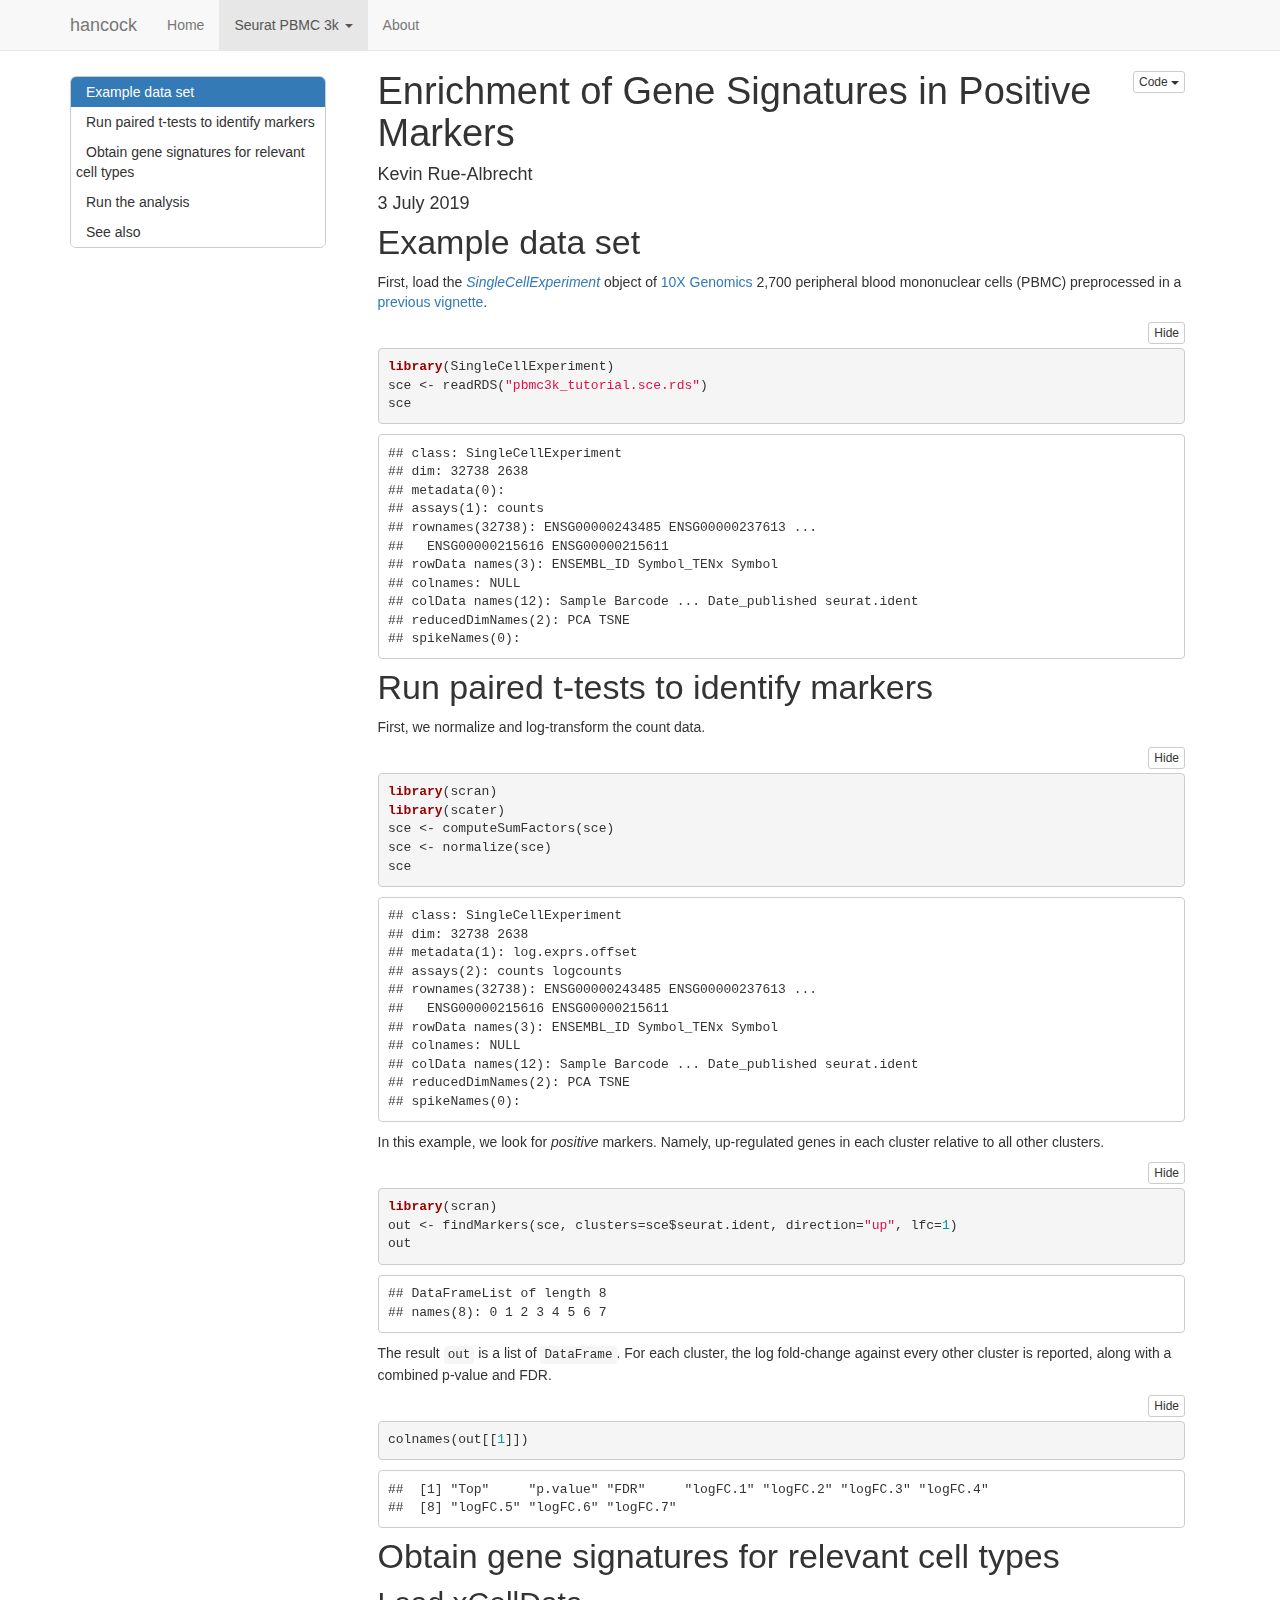
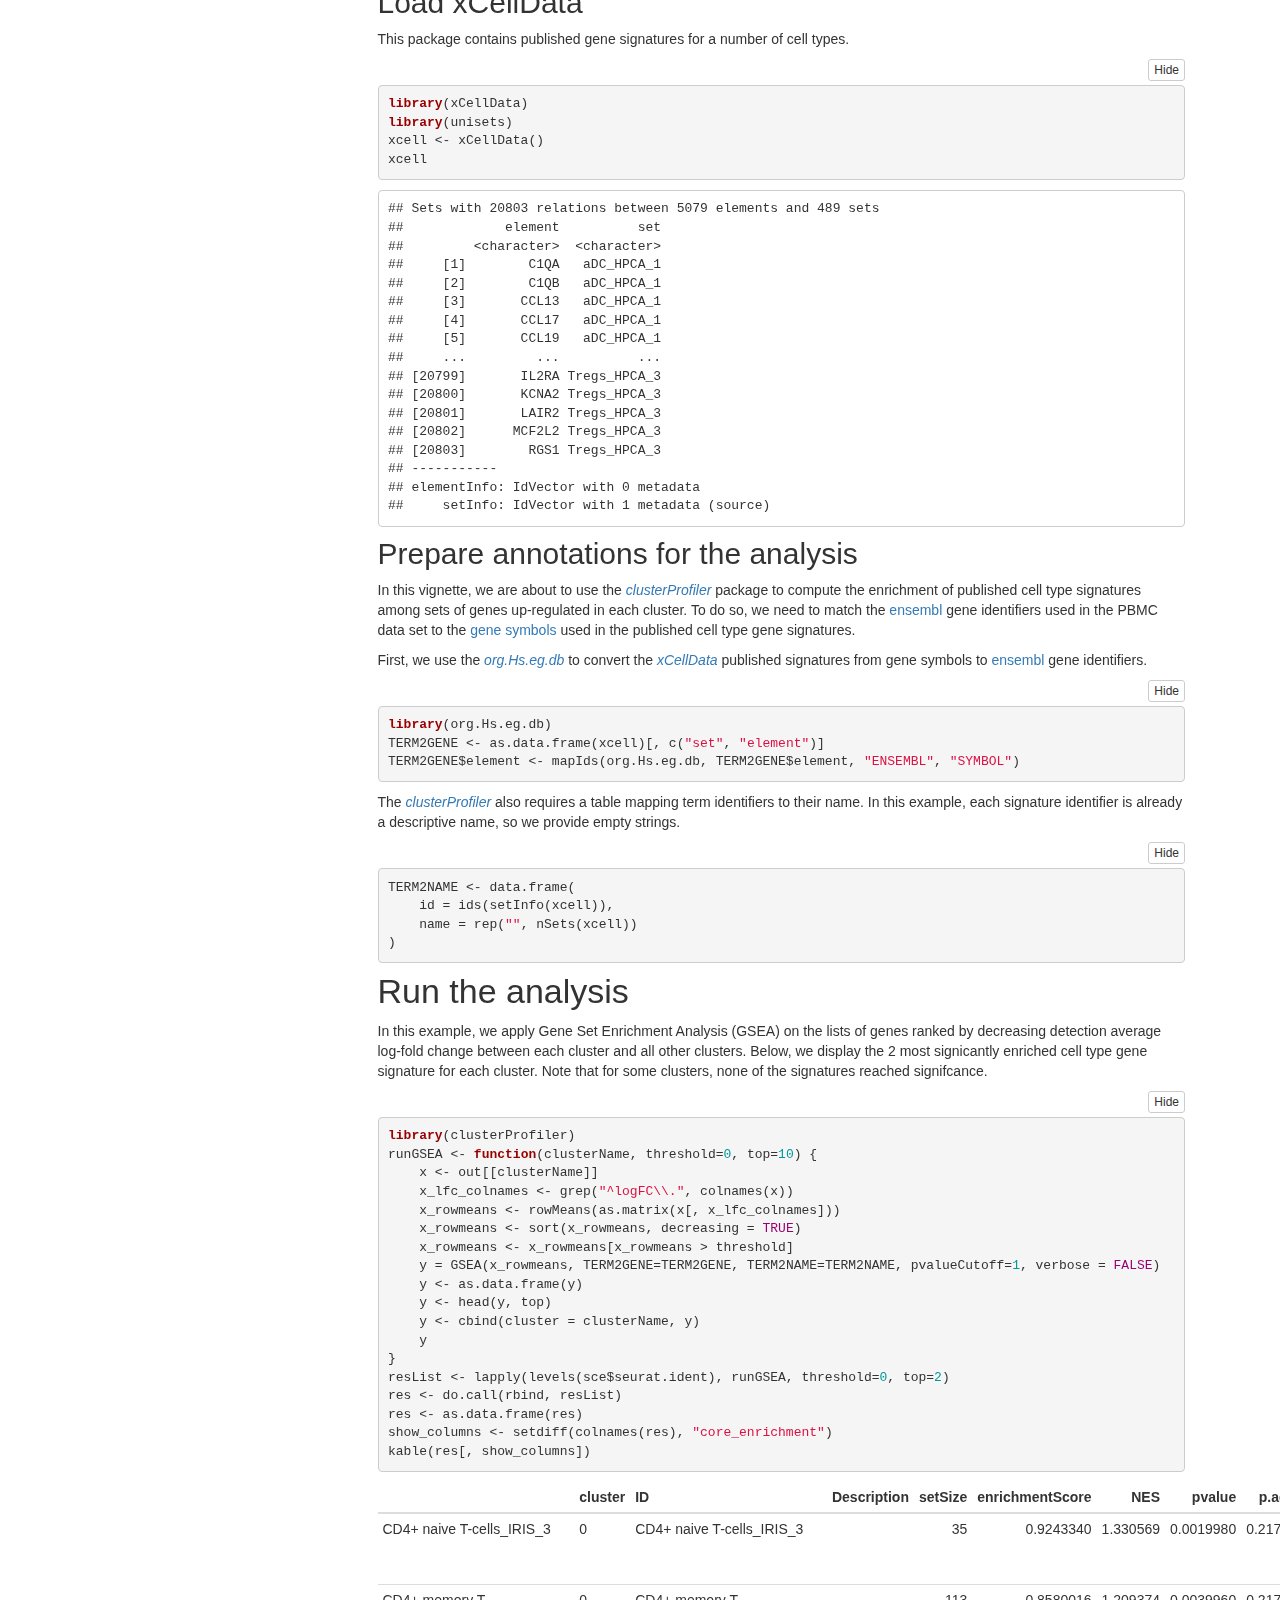
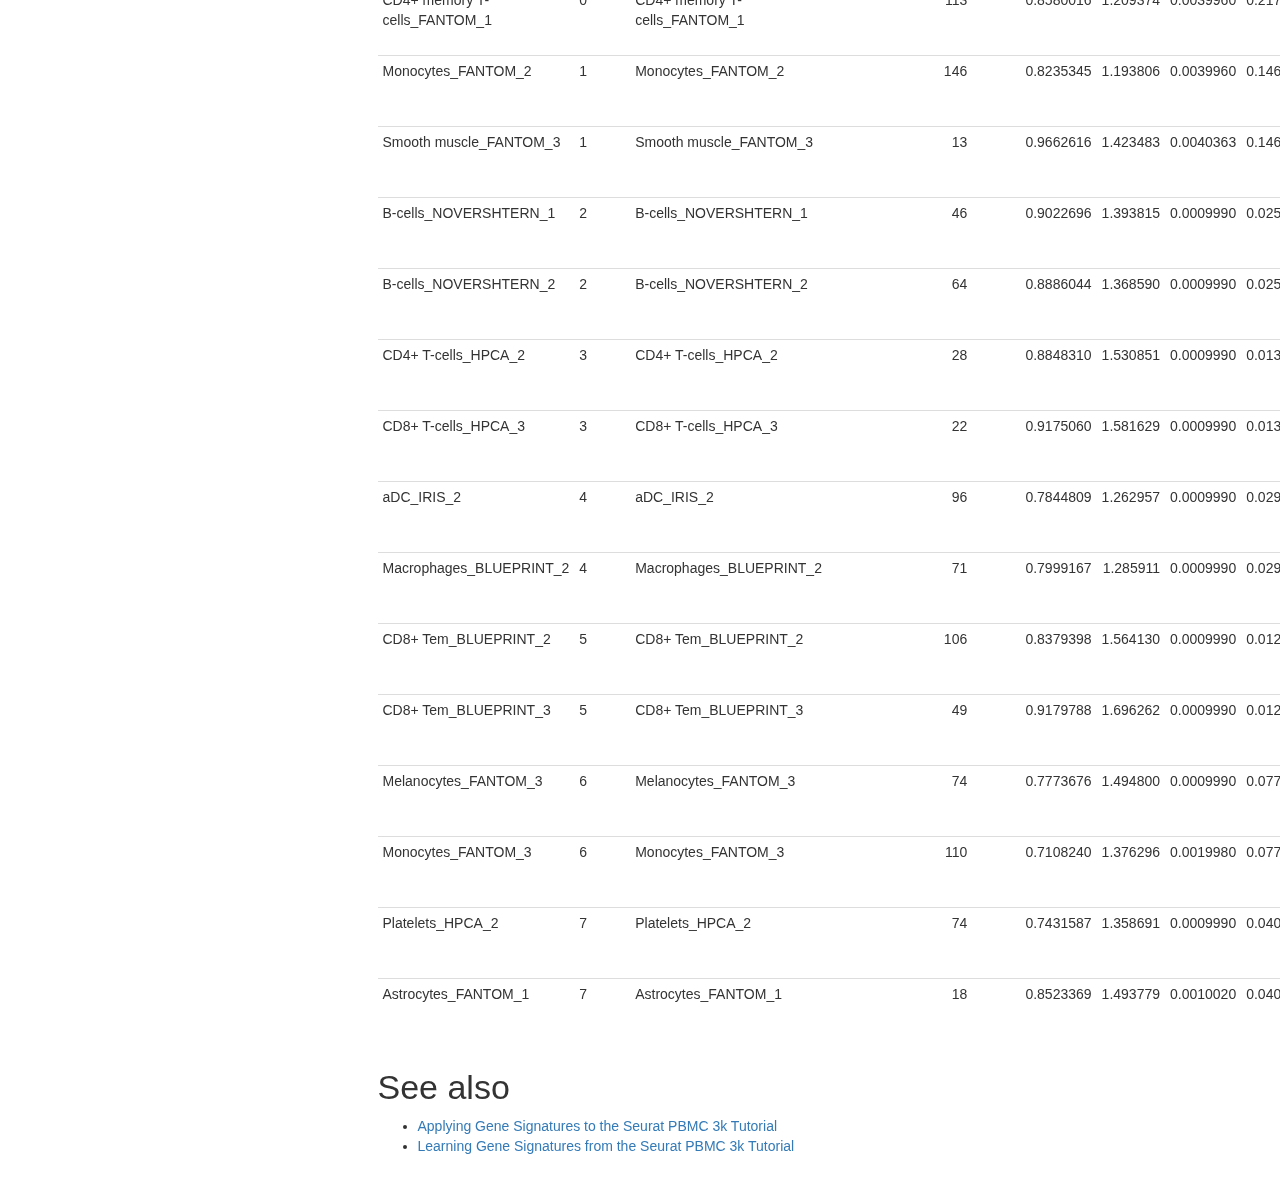
<file: docs/3-pairedTTests.html>
<!DOCTYPE html>

<html xmlns="http://www.w3.org/1999/xhtml">

<head>

<meta charset="utf-8" />
<meta http-equiv="Content-Type" content="text/html; charset=utf-8" />
<meta name="generator" content="pandoc" />


<meta name="author" content="Kevin Rue-Albrecht" />

<meta name="date" content="2019-07-03" />

<title>Enrichment of Gene Signatures in Positive Markers</title>

<script src="site_libs/jquery-1.11.3/jquery.min.js"></script>
<meta name="viewport" content="width=device-width, initial-scale=1" />
<link href="site_libs/bootstrap-3.3.5/css/bootstrap.min.css" rel="stylesheet" />
<script src="site_libs/bootstrap-3.3.5/js/bootstrap.min.js"></script>
<script src="site_libs/bootstrap-3.3.5/shim/html5shiv.min.js"></script>
<script src="site_libs/bootstrap-3.3.5/shim/respond.min.js"></script>
<script src="site_libs/jqueryui-1.11.4/jquery-ui.min.js"></script>
<link href="site_libs/tocify-1.9.1/jquery.tocify.css" rel="stylesheet" />
<script src="site_libs/tocify-1.9.1/jquery.tocify.js"></script>
<script src="site_libs/navigation-1.1/tabsets.js"></script>
<script src="site_libs/navigation-1.1/codefolding.js"></script>
<link href="site_libs/highlightjs-9.12.0/default.css" rel="stylesheet" />
<script src="site_libs/highlightjs-9.12.0/highlight.js"></script>

<link rel="stylesheet" href="www/scroll.css">

<script src="www/scroll.js"></script>

<style type="text/css">code{white-space: pre;}</style>
<style type="text/css">
  pre:not([class]) {
    background-color: white;
  }
</style>
<script type="text/javascript">
if (window.hljs) {
  hljs.configure({languages: []});
  hljs.initHighlightingOnLoad();
  if (document.readyState && document.readyState === "complete") {
    window.setTimeout(function() { hljs.initHighlighting(); }, 0);
  }
}
</script>



<style type="text/css">
h1 {
  font-size: 34px;
}
h1.title {
  font-size: 38px;
}
h2 {
  font-size: 30px;
}
h3 {
  font-size: 24px;
}
h4 {
  font-size: 18px;
}
h5 {
  font-size: 16px;
}
h6 {
  font-size: 12px;
}
.table th:not([align]) {
  text-align: left;
}
</style>




<style type = "text/css">
.main-container {
  max-width: 940px;
  margin-left: auto;
  margin-right: auto;
}
code {
  color: inherit;
  background-color: rgba(0, 0, 0, 0.04);
}
img {
  max-width:100%;
  height: auto;
}
.tabbed-pane {
  padding-top: 12px;
}
.html-widget {
  margin-bottom: 20px;
}
button.code-folding-btn:focus {
  outline: none;
}
summary {
  display: list-item;
}
</style>


<style type="text/css">
/* padding for bootstrap navbar */
body {
  padding-top: 51px;
  padding-bottom: 40px;
}
/* offset scroll position for anchor links (for fixed navbar)  */
.section h1 {
  padding-top: 56px;
  margin-top: -56px;
}
.section h2 {
  padding-top: 56px;
  margin-top: -56px;
}
.section h3 {
  padding-top: 56px;
  margin-top: -56px;
}
.section h4 {
  padding-top: 56px;
  margin-top: -56px;
}
.section h5 {
  padding-top: 56px;
  margin-top: -56px;
}
.section h6 {
  padding-top: 56px;
  margin-top: -56px;
}
.dropdown-submenu {
  position: relative;
}
.dropdown-submenu>.dropdown-menu {
  top: 0;
  left: 100%;
  margin-top: -6px;
  margin-left: -1px;
  border-radius: 0 6px 6px 6px;
}
.dropdown-submenu:hover>.dropdown-menu {
  display: block;
}
.dropdown-submenu>a:after {
  display: block;
  content: " ";
  float: right;
  width: 0;
  height: 0;
  border-color: transparent;
  border-style: solid;
  border-width: 5px 0 5px 5px;
  border-left-color: #cccccc;
  margin-top: 5px;
  margin-right: -10px;
}
.dropdown-submenu:hover>a:after {
  border-left-color: #ffffff;
}
.dropdown-submenu.pull-left {
  float: none;
}
.dropdown-submenu.pull-left>.dropdown-menu {
  left: -100%;
  margin-left: 10px;
  border-radius: 6px 0 6px 6px;
}
</style>

<script>
// manage active state of menu based on current page
$(document).ready(function () {
  // active menu anchor
  href = window.location.pathname
  href = href.substr(href.lastIndexOf('/') + 1)
  if (href === "")
    href = "index.html";
  var menuAnchor = $('a[href="' + href + '"]');

  // mark it active
  menuAnchor.parent().addClass('active');

  // if it's got a parent navbar menu mark it active as well
  menuAnchor.closest('li.dropdown').addClass('active');
});
</script>

<!-- tabsets -->

<style type="text/css">
.tabset-dropdown > .nav-tabs {
  display: inline-table;
  max-height: 500px;
  min-height: 44px;
  overflow-y: auto;
  background: white;
  border: 1px solid #ddd;
  border-radius: 4px;
}

.tabset-dropdown > .nav-tabs > li.active:before {
  content: "";
  font-family: 'Glyphicons Halflings';
  display: inline-block;
  padding: 10px;
  border-right: 1px solid #ddd;
}

.tabset-dropdown > .nav-tabs.nav-tabs-open > li.active:before {
  content: "&#xe258;";
  border: none;
}

.tabset-dropdown > .nav-tabs.nav-tabs-open:before {
  content: "";
  font-family: 'Glyphicons Halflings';
  display: inline-block;
  padding: 10px;
  border-right: 1px solid #ddd;
}

.tabset-dropdown > .nav-tabs > li.active {
  display: block;
}

.tabset-dropdown > .nav-tabs > li > a,
.tabset-dropdown > .nav-tabs > li > a:focus,
.tabset-dropdown > .nav-tabs > li > a:hover {
  border: none;
  display: inline-block;
  border-radius: 4px;
}

.tabset-dropdown > .nav-tabs.nav-tabs-open > li {
  display: block;
  float: none;
}

.tabset-dropdown > .nav-tabs > li {
  display: none;
}
</style>

<script>
$(document).ready(function () {
  window.buildTabsets("TOC");
});

$(document).ready(function () {
  $('.tabset-dropdown > .nav-tabs > li').click(function () {
    $(this).parent().toggleClass('nav-tabs-open')
  });
});
</script>

<!-- code folding -->
<style type="text/css">
.code-folding-btn { margin-bottom: 4px; }
</style>
<script>
$(document).ready(function () {
  window.initializeCodeFolding("show" === "show");
});
</script>



<script>
$(document).ready(function ()  {

    // move toc-ignore selectors from section div to header
    $('div.section.toc-ignore')
        .removeClass('toc-ignore')
        .children('h1,h2,h3,h4,h5').addClass('toc-ignore');

    // establish options
    var options = {
      selectors: "h1,h2,h3",
      theme: "bootstrap3",
      context: '.toc-content',
      hashGenerator: function (text) {
        return text.replace(/[.\\/?&!#<>]/g, '').replace(/\s/g, '_').toLowerCase();
      },
      ignoreSelector: ".toc-ignore",
      scrollTo: 0
    };
    options.showAndHide = true;
    options.smoothScroll = true;

    // tocify
    var toc = $("#TOC").tocify(options).data("toc-tocify");
});
</script>

<style type="text/css">

#TOC {
  margin: 25px 0px 20px 0px;
}
@media (max-width: 768px) {
#TOC {
  position: relative;
  width: 100%;
}
}


.toc-content {
  padding-left: 30px;
  padding-right: 40px;
}

div.main-container {
  max-width: 1200px;
}

div.tocify {
  width: 20%;
  max-width: 260px;
  max-height: 85%;
}

@media (min-width: 768px) and (max-width: 991px) {
  div.tocify {
    width: 25%;
  }
}

@media (max-width: 767px) {
  div.tocify {
    width: 100%;
    max-width: none;
  }
}

.tocify ul, .tocify li {
  line-height: 20px;
}

.tocify-subheader .tocify-item {
  font-size: 0.90em;
}

.tocify .list-group-item {
  border-radius: 0px;
}


</style>



</head>

<body>


<div class="container-fluid main-container">


<!-- setup 3col/9col grid for toc_float and main content  -->
<div class="row-fluid">
<div class="col-xs-12 col-sm-4 col-md-3">
<div id="TOC" class="tocify">
</div>
</div>

<div class="toc-content col-xs-12 col-sm-8 col-md-9">




<div class="navbar navbar-default  navbar-fixed-top" role="navigation">
  <div class="container">
    <div class="navbar-header">
      <button type="button" class="navbar-toggle collapsed" data-toggle="collapse" data-target="#navbar">
        <span class="icon-bar"></span>
        <span class="icon-bar"></span>
        <span class="icon-bar"></span>
      </button>
      <a class="navbar-brand" href="index.html">hancock</a>
    </div>
    <div id="navbar" class="navbar-collapse collapse">
      <ul class="nav navbar-nav">
        <li>
  <a href="index.html">Home</a>
</li>
<li class="dropdown">
  <a href="#" class="dropdown-toggle" data-toggle="dropdown" role="button" aria-expanded="false">
    Seurat PBMC 3k
     
    <span class="caret"></span>
  </a>
  <ul class="dropdown-menu" role="menu">
    <li>
      <a href="0-Seurat_PBMC3k_tutorial_TENxPBMCData.html">Data</a>
    </li>
    <li>
      <a href="1-proportion_signature.html">Applying signatures</a>
    </li>
    <li>
      <a href="2-learn-signatures.html">Learning signatures</a>
    </li>
    <li>
      <a href="3-pairedTTests.html">Enrichment of Gene Signatures in Positive Markers</a>
    </li>
  </ul>
</li>
<li>
  <a href="about.html">About</a>
</li>
      </ul>
      <ul class="nav navbar-nav navbar-right">
        
      </ul>
    </div><!--/.nav-collapse -->
  </div><!--/.container -->
</div><!--/.navbar -->

<div class="fluid-row" id="header">

<div class="btn-group pull-right">
<button type="button" class="btn btn-default btn-xs dropdown-toggle" data-toggle="dropdown" aria-haspopup="true" aria-expanded="false"><span>Code</span> <span class="caret"></span></button>
<ul class="dropdown-menu" style="min-width: 50px;">
<li><a id="rmd-show-all-code" href="#">Show All Code</a></li>
<li><a id="rmd-hide-all-code" href="#">Hide All Code</a></li>
</ul>
</div>



<h1 class="title toc-ignore">Enrichment of Gene Signatures in Positive Markers</h1>
<h4 class="author">Kevin Rue-Albrecht</h4>
<h4 class="date">3 July 2019</h4>

</div>


<div id="example-data-set" class="section level1">
<h1>Example data set</h1>
<p>First, load the <em><a href="https://bioconductor.org/packages/3.10/SingleCellExperiment">SingleCellExperiment</a></em> object of <a href="www.10xgenomics.com">10X Genomics</a> 2,700 peripheral blood mononuclear cells (PBMC) preprocessed in a <a href="0-Seurat_PBMC3k_tutorial_TENxPBMCData.html">previous vignette</a>.</p>
<pre class="r"><code>library(SingleCellExperiment)
sce &lt;- readRDS(&quot;pbmc3k_tutorial.sce.rds&quot;)
sce</code></pre>
<pre><code>## class: SingleCellExperiment 
## dim: 32738 2638 
## metadata(0):
## assays(1): counts
## rownames(32738): ENSG00000243485 ENSG00000237613 ...
##   ENSG00000215616 ENSG00000215611
## rowData names(3): ENSEMBL_ID Symbol_TENx Symbol
## colnames: NULL
## colData names(12): Sample Barcode ... Date_published seurat.ident
## reducedDimNames(2): PCA TSNE
## spikeNames(0):</code></pre>
</div>
<div id="run-paired-t-tests-to-identify-markers" class="section level1">
<h1>Run paired t-tests to identify markers</h1>
<p>First, we normalize and log-transform the count data.</p>
<pre class="r"><code>library(scran)
library(scater)
sce &lt;- computeSumFactors(sce)
sce &lt;- normalize(sce)
sce</code></pre>
<pre><code>## class: SingleCellExperiment 
## dim: 32738 2638 
## metadata(1): log.exprs.offset
## assays(2): counts logcounts
## rownames(32738): ENSG00000243485 ENSG00000237613 ...
##   ENSG00000215616 ENSG00000215611
## rowData names(3): ENSEMBL_ID Symbol_TENx Symbol
## colnames: NULL
## colData names(12): Sample Barcode ... Date_published seurat.ident
## reducedDimNames(2): PCA TSNE
## spikeNames(0):</code></pre>
<p>In this example, we look for <em>positive</em> markers. Namely, up-regulated genes in each cluster relative to all other clusters.</p>
<pre class="r"><code>library(scran)
out &lt;- findMarkers(sce, clusters=sce$seurat.ident, direction=&quot;up&quot;, lfc=1)
out</code></pre>
<pre><code>## DataFrameList of length 8
## names(8): 0 1 2 3 4 5 6 7</code></pre>
<p>The result <code>out</code> is a list of <code>DataFrame</code>. For each cluster, the log fold-change against every other cluster is reported, along with a combined p-value and FDR.</p>
<pre class="r"><code>colnames(out[[1]])</code></pre>
<pre><code>##  [1] &quot;Top&quot;     &quot;p.value&quot; &quot;FDR&quot;     &quot;logFC.1&quot; &quot;logFC.2&quot; &quot;logFC.3&quot; &quot;logFC.4&quot;
##  [8] &quot;logFC.5&quot; &quot;logFC.6&quot; &quot;logFC.7&quot;</code></pre>
</div>
<div id="obtain-gene-signatures-for-relevant-cell-types" class="section level1">
<h1>Obtain gene signatures for relevant cell types</h1>
<div id="load-xcelldata" class="section level2">
<h2>Load xCellData</h2>
<p>This package contains published gene signatures for a number of cell types.</p>
<pre class="r"><code>library(xCellData)
library(unisets)
xcell &lt;- xCellData()
xcell</code></pre>
<pre><code>## Sets with 20803 relations between 5079 elements and 489 sets
##             element          set
##         &lt;character&gt;  &lt;character&gt;
##     [1]        C1QA   aDC_HPCA_1
##     [2]        C1QB   aDC_HPCA_1
##     [3]       CCL13   aDC_HPCA_1
##     [4]       CCL17   aDC_HPCA_1
##     [5]       CCL19   aDC_HPCA_1
##     ...         ...          ...
## [20799]       IL2RA Tregs_HPCA_3
## [20800]       KCNA2 Tregs_HPCA_3
## [20801]       LAIR2 Tregs_HPCA_3
## [20802]      MCF2L2 Tregs_HPCA_3
## [20803]        RGS1 Tregs_HPCA_3
## -----------
## elementInfo: IdVector with 0 metadata
##     setInfo: IdVector with 1 metadata (source)</code></pre>
</div>
<div id="prepare-annotations-for-the-analysis" class="section level2">
<h2>Prepare annotations for the analysis</h2>
<p>In this vignette, we are about to use the <em><a href="https://bioconductor.org/packages/3.10/clusterProfiler">clusterProfiler</a></em> package to compute the enrichment of published cell type signatures among sets of genes up-regulated in each cluster. To do so, we need to match the <a href="https://www.ensembl.org/index.html">ensembl</a> gene identifiers used in the PBMC data set to the <a href="https://www.genenames.org">gene symbols</a> used in the published cell type gene signatures.</p>
<p>First, we use the <em><a href="https://bioconductor.org/packages/3.10/org.Hs.eg.db">org.Hs.eg.db</a></em> to convert the <em><a href="https://github.com/kevinrue/xCellData">xCellData</a></em> published signatures from gene symbols to <a href="https://www.ensembl.org/index.html">ensembl</a> gene identifiers.</p>
<pre class="r"><code>library(org.Hs.eg.db)
TERM2GENE &lt;- as.data.frame(xcell)[, c(&quot;set&quot;, &quot;element&quot;)]
TERM2GENE$element &lt;- mapIds(org.Hs.eg.db, TERM2GENE$element, &quot;ENSEMBL&quot;, &quot;SYMBOL&quot;)</code></pre>
<p>The <em><a href="https://bioconductor.org/packages/3.10/clusterProfiler">clusterProfiler</a></em> also requires a table mapping term identifiers to their name. In this example, each signature identifier is already a descriptive name, so we provide empty strings.</p>
<pre class="r"><code>TERM2NAME &lt;- data.frame(
    id = ids(setInfo(xcell)),
    name = rep(&quot;&quot;, nSets(xcell))
)</code></pre>
</div>
</div>
<div id="run-the-analysis" class="section level1">
<h1>Run the analysis</h1>
<p>In this example, we apply Gene Set Enrichment Analysis (GSEA) on the lists of genes ranked by decreasing detection average log-fold change between each cluster and all other clusters. Below, we display the 2 most signicantly enriched cell type gene signature for each cluster. Note that for some clusters, none of the signatures reached signifcance.</p>
<pre class="r"><code>library(clusterProfiler)
runGSEA &lt;- function(clusterName, threshold=0, top=10) {
    x &lt;- out[[clusterName]]
    x_lfc_colnames &lt;- grep(&quot;^logFC\\.&quot;, colnames(x))
    x_rowmeans &lt;- rowMeans(as.matrix(x[, x_lfc_colnames]))
    x_rowmeans &lt;- sort(x_rowmeans, decreasing = TRUE)
    x_rowmeans &lt;- x_rowmeans[x_rowmeans &gt; threshold]
    y = GSEA(x_rowmeans, TERM2GENE=TERM2GENE, TERM2NAME=TERM2NAME, pvalueCutoff=1, verbose = FALSE)
    y &lt;- as.data.frame(y)
    y &lt;- head(y, top)
    y &lt;- cbind(cluster = clusterName, y)
    y
}
resList &lt;- lapply(levels(sce$seurat.ident), runGSEA, threshold=0, top=2)
res &lt;- do.call(rbind, resList)
res &lt;- as.data.frame(res)
show_columns &lt;- setdiff(colnames(res), &quot;core_enrichment&quot;)
kable(res[, show_columns])</code></pre>
<table>
<thead>
<tr class="header">
<th></th>
<th align="left">cluster</th>
<th align="left">ID</th>
<th align="left">Description</th>
<th align="right">setSize</th>
<th align="right">enrichmentScore</th>
<th align="right">NES</th>
<th align="right">pvalue</th>
<th align="right">p.adjust</th>
<th align="right">qvalues</th>
<th align="right">rank</th>
<th align="left">leading_edge</th>
</tr>
</thead>
<tbody>
<tr class="odd">
<td>CD4+ naive T-cells_IRIS_3</td>
<td align="left">0</td>
<td align="left">CD4+ naive T-cells_IRIS_3</td>
<td align="left"></td>
<td align="right">35</td>
<td align="right">0.9243340</td>
<td align="right">1.330569</td>
<td align="right">0.0019980</td>
<td align="right">0.2171000</td>
<td align="right">0.1970526</td>
<td align="right">219</td>
<td align="left">tags=37%, list=3%, signal=36%</td>
</tr>
<tr class="even">
<td>CD4+ memory T-cells_FANTOM_1</td>
<td align="left">0</td>
<td align="left">CD4+ memory T-cells_FANTOM_1</td>
<td align="left"></td>
<td align="right">113</td>
<td align="right">0.8580016</td>
<td align="right">1.209374</td>
<td align="right">0.0039960</td>
<td align="right">0.2171000</td>
<td align="right">0.1970526</td>
<td align="right">552</td>
<td align="left">tags=41%, list=8%, signal=38%</td>
</tr>
<tr class="odd">
<td>Monocytes_FANTOM_2</td>
<td align="left">1</td>
<td align="left">Monocytes_FANTOM_2</td>
<td align="left"></td>
<td align="right">146</td>
<td align="right">0.8235345</td>
<td align="right">1.193806</td>
<td align="right">0.0039960</td>
<td align="right">0.1468531</td>
<td align="right">0.1346022</td>
<td align="right">700</td>
<td align="left">tags=50%, list=13%, signal=45%</td>
</tr>
<tr class="even">
<td>Smooth muscle_FANTOM_3</td>
<td align="left">1</td>
<td align="left">Smooth muscle_FANTOM_3</td>
<td align="left"></td>
<td align="right">13</td>
<td align="right">0.9662616</td>
<td align="right">1.423483</td>
<td align="right">0.0040363</td>
<td align="right">0.1468531</td>
<td align="right">0.1346022</td>
<td align="right">41</td>
<td align="left">tags=23%, list=1%, signal=23%</td>
</tr>
<tr class="odd">
<td>B-cells_NOVERSHTERN_1</td>
<td align="left">2</td>
<td align="left">B-cells_NOVERSHTERN_1</td>
<td align="left"></td>
<td align="right">46</td>
<td align="right">0.9022696</td>
<td align="right">1.393815</td>
<td align="right">0.0009990</td>
<td align="right">0.0253080</td>
<td align="right">0.0194542</td>
<td align="right">361</td>
<td align="left">tags=63%, list=7%, signal=59%</td>
</tr>
<tr class="even">
<td>B-cells_NOVERSHTERN_2</td>
<td align="left">2</td>
<td align="left">B-cells_NOVERSHTERN_2</td>
<td align="left"></td>
<td align="right">64</td>
<td align="right">0.8886044</td>
<td align="right">1.368590</td>
<td align="right">0.0009990</td>
<td align="right">0.0253080</td>
<td align="right">0.0194542</td>
<td align="right">459</td>
<td align="left">tags=53%, list=8%, signal=49%</td>
</tr>
<tr class="odd">
<td>CD4+ T-cells_HPCA_2</td>
<td align="left">3</td>
<td align="left">CD4+ T-cells_HPCA_2</td>
<td align="left"></td>
<td align="right">28</td>
<td align="right">0.8848310</td>
<td align="right">1.530851</td>
<td align="right">0.0009990</td>
<td align="right">0.0134403</td>
<td align="right">0.0093614</td>
<td align="right">475</td>
<td align="left">tags=57%, list=7%, signal=53%</td>
</tr>
<tr class="even">
<td>CD8+ T-cells_HPCA_3</td>
<td align="left">3</td>
<td align="left">CD8+ T-cells_HPCA_3</td>
<td align="left"></td>
<td align="right">22</td>
<td align="right">0.9175060</td>
<td align="right">1.581629</td>
<td align="right">0.0009990</td>
<td align="right">0.0134403</td>
<td align="right">0.0093614</td>
<td align="right">373</td>
<td align="left">tags=68%, list=6%, signal=65%</td>
</tr>
<tr class="odd">
<td>aDC_IRIS_2</td>
<td align="left">4</td>
<td align="left">aDC_IRIS_2</td>
<td align="left"></td>
<td align="right">96</td>
<td align="right">0.7844809</td>
<td align="right">1.262957</td>
<td align="right">0.0009990</td>
<td align="right">0.0293040</td>
<td align="right">0.0261142</td>
<td align="right">819</td>
<td align="left">tags=34%, list=13%, signal=30%</td>
</tr>
<tr class="even">
<td>Macrophages_BLUEPRINT_2</td>
<td align="left">4</td>
<td align="left">Macrophages_BLUEPRINT_2</td>
<td align="left"></td>
<td align="right">71</td>
<td align="right">0.7999167</td>
<td align="right">1.285911</td>
<td align="right">0.0009990</td>
<td align="right">0.0293040</td>
<td align="right">0.0261142</td>
<td align="right">1056</td>
<td align="left">tags=62%, list=16%, signal=52%</td>
</tr>
<tr class="odd">
<td>CD8+ Tem_BLUEPRINT_2</td>
<td align="left">5</td>
<td align="left">CD8+ Tem_BLUEPRINT_2</td>
<td align="left"></td>
<td align="right">106</td>
<td align="right">0.8379398</td>
<td align="right">1.564130</td>
<td align="right">0.0009990</td>
<td align="right">0.0120036</td>
<td align="right">0.0092408</td>
<td align="right">444</td>
<td align="left">tags=31%, list=6%, signal=30%</td>
</tr>
<tr class="even">
<td>CD8+ Tem_BLUEPRINT_3</td>
<td align="left">5</td>
<td align="left">CD8+ Tem_BLUEPRINT_3</td>
<td align="left"></td>
<td align="right">49</td>
<td align="right">0.9179788</td>
<td align="right">1.696262</td>
<td align="right">0.0009990</td>
<td align="right">0.0120036</td>
<td align="right">0.0092408</td>
<td align="right">349</td>
<td align="left">tags=53%, list=5%, signal=51%</td>
</tr>
<tr class="odd">
<td>Melanocytes_FANTOM_3</td>
<td align="left">6</td>
<td align="left">Melanocytes_FANTOM_3</td>
<td align="left"></td>
<td align="right">74</td>
<td align="right">0.7773676</td>
<td align="right">1.494800</td>
<td align="right">0.0009990</td>
<td align="right">0.0770186</td>
<td align="right">0.0675602</td>
<td align="right">277</td>
<td align="left">tags=19%, list=5%, signal=18%</td>
</tr>
<tr class="even">
<td>Monocytes_FANTOM_3</td>
<td align="left">6</td>
<td align="left">Monocytes_FANTOM_3</td>
<td align="left"></td>
<td align="right">110</td>
<td align="right">0.7108240</td>
<td align="right">1.376296</td>
<td align="right">0.0019980</td>
<td align="right">0.0770186</td>
<td align="right">0.0675602</td>
<td align="right">801</td>
<td align="left">tags=34%, list=13%, signal=30%</td>
</tr>
<tr class="odd">
<td>Platelets_HPCA_2</td>
<td align="left">7</td>
<td align="left">Platelets_HPCA_2</td>
<td align="left"></td>
<td align="right">74</td>
<td align="right">0.7431587</td>
<td align="right">1.358691</td>
<td align="right">0.0009990</td>
<td align="right">0.0405812</td>
<td align="right">0.0395528</td>
<td align="right">341</td>
<td align="left">tags=46%, list=15%, signal=40%</td>
</tr>
<tr class="even">
<td>Astrocytes_FANTOM_1</td>
<td align="left">7</td>
<td align="left">Astrocytes_FANTOM_1</td>
<td align="left"></td>
<td align="right">18</td>
<td align="right">0.8523369</td>
<td align="right">1.493779</td>
<td align="right">0.0010020</td>
<td align="right">0.0405812</td>
<td align="right">0.0395528</td>
<td align="right">98</td>
<td align="left">tags=39%, list=4%, signal=38%</td>
</tr>
</tbody>
</table>
</div>
<div id="see-also" class="section level1">
<h1>See also</h1>
<ul>
<li><a href="1-proportion_signature.html">Applying Gene Signatures to the Seurat PBMC 3k Tutorial</a></li>
<li><a href="2-learn-signatures.html">Learning Gene Signatures from the Seurat PBMC 3k Tutorial</a></li>
</ul>
<button onclick="topFunction()" id="myBtn" title="Go to top">
Back to top
</button>
</div>



</div>
</div>

</div>

<script>

// add bootstrap table styles to pandoc tables
function bootstrapStylePandocTables() {
  $('tr.header').parent('thead').parent('table').addClass('table table-condensed');
}
$(document).ready(function () {
  bootstrapStylePandocTables();
});


</script>

<!-- dynamically load mathjax for compatibility with self-contained -->
<script>
  (function () {
    var script = document.createElement("script");
    script.type = "text/javascript";
    script.src  = "https://mathjax.rstudio.com/latest/MathJax.js?config=TeX-AMS-MML_HTMLorMML";
    document.getElementsByTagName("head")[0].appendChild(script);
  })();
</script>

</body>
</html>
</file>
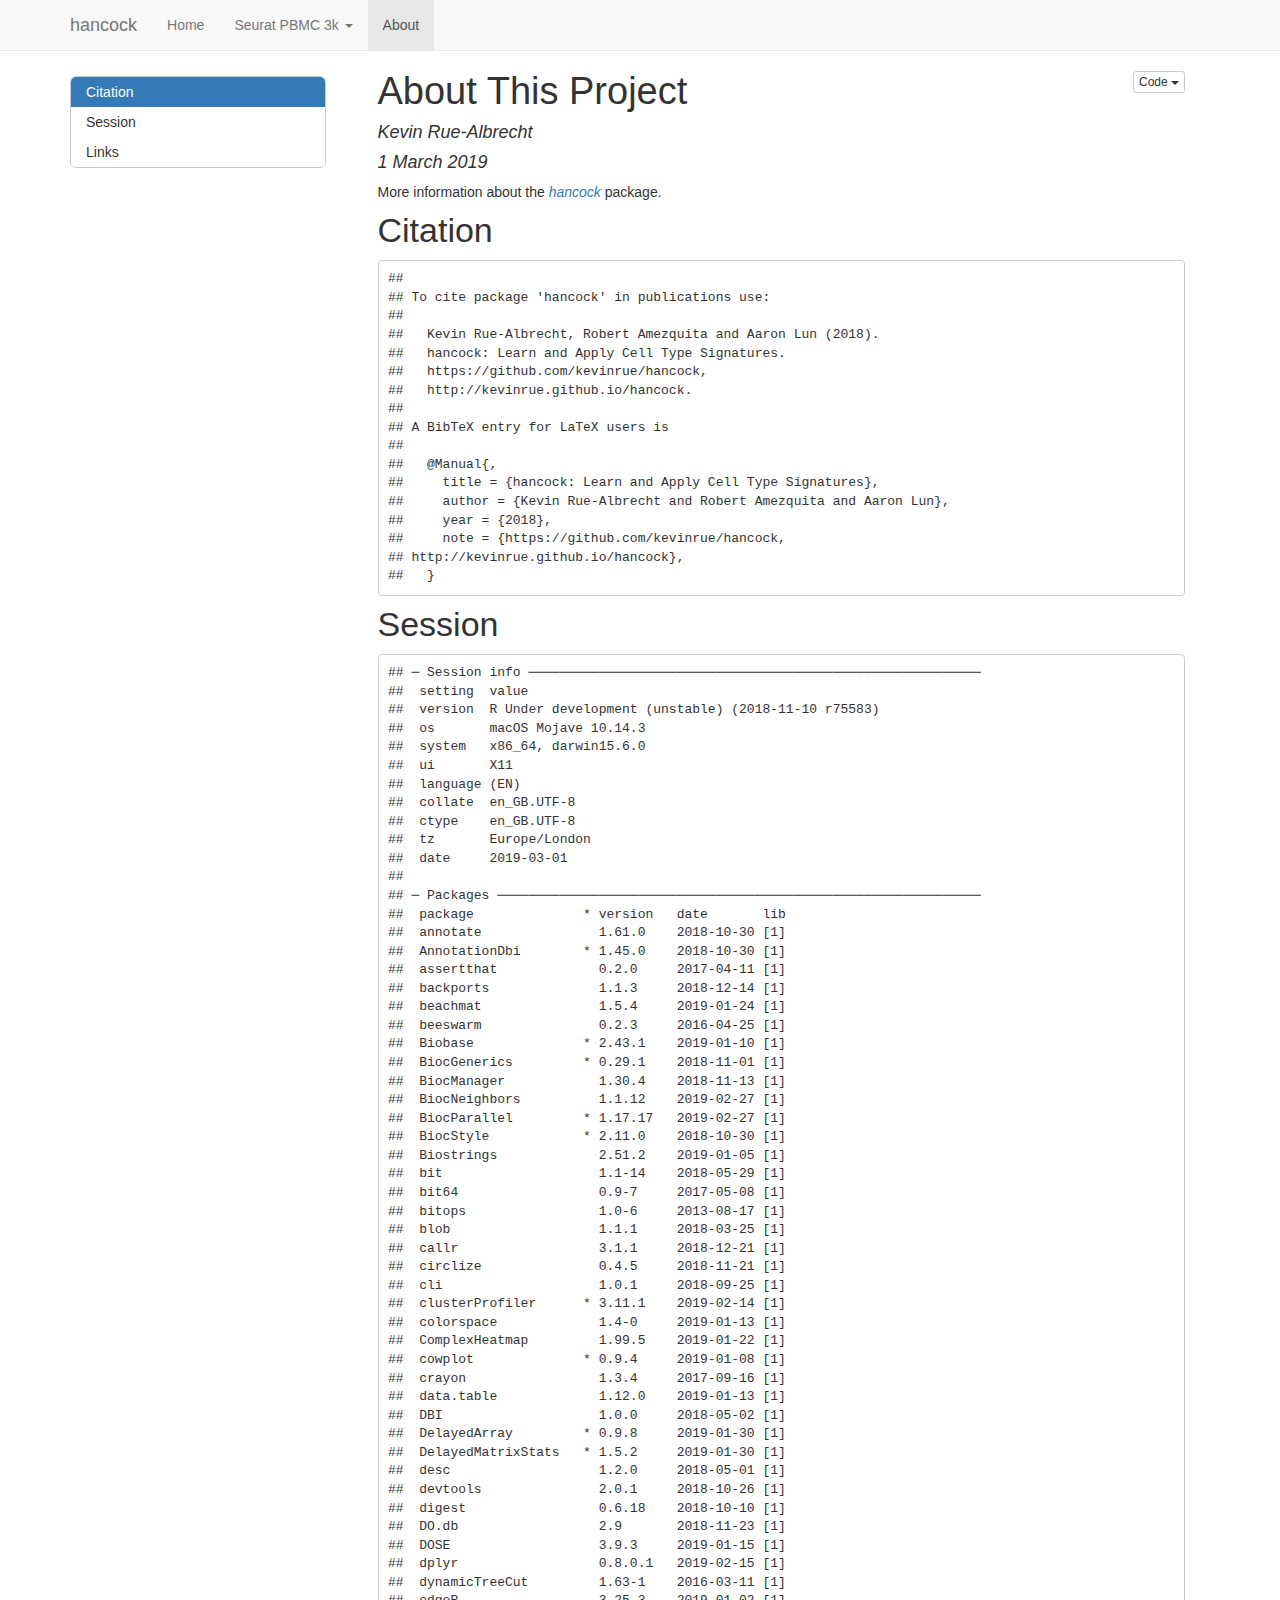
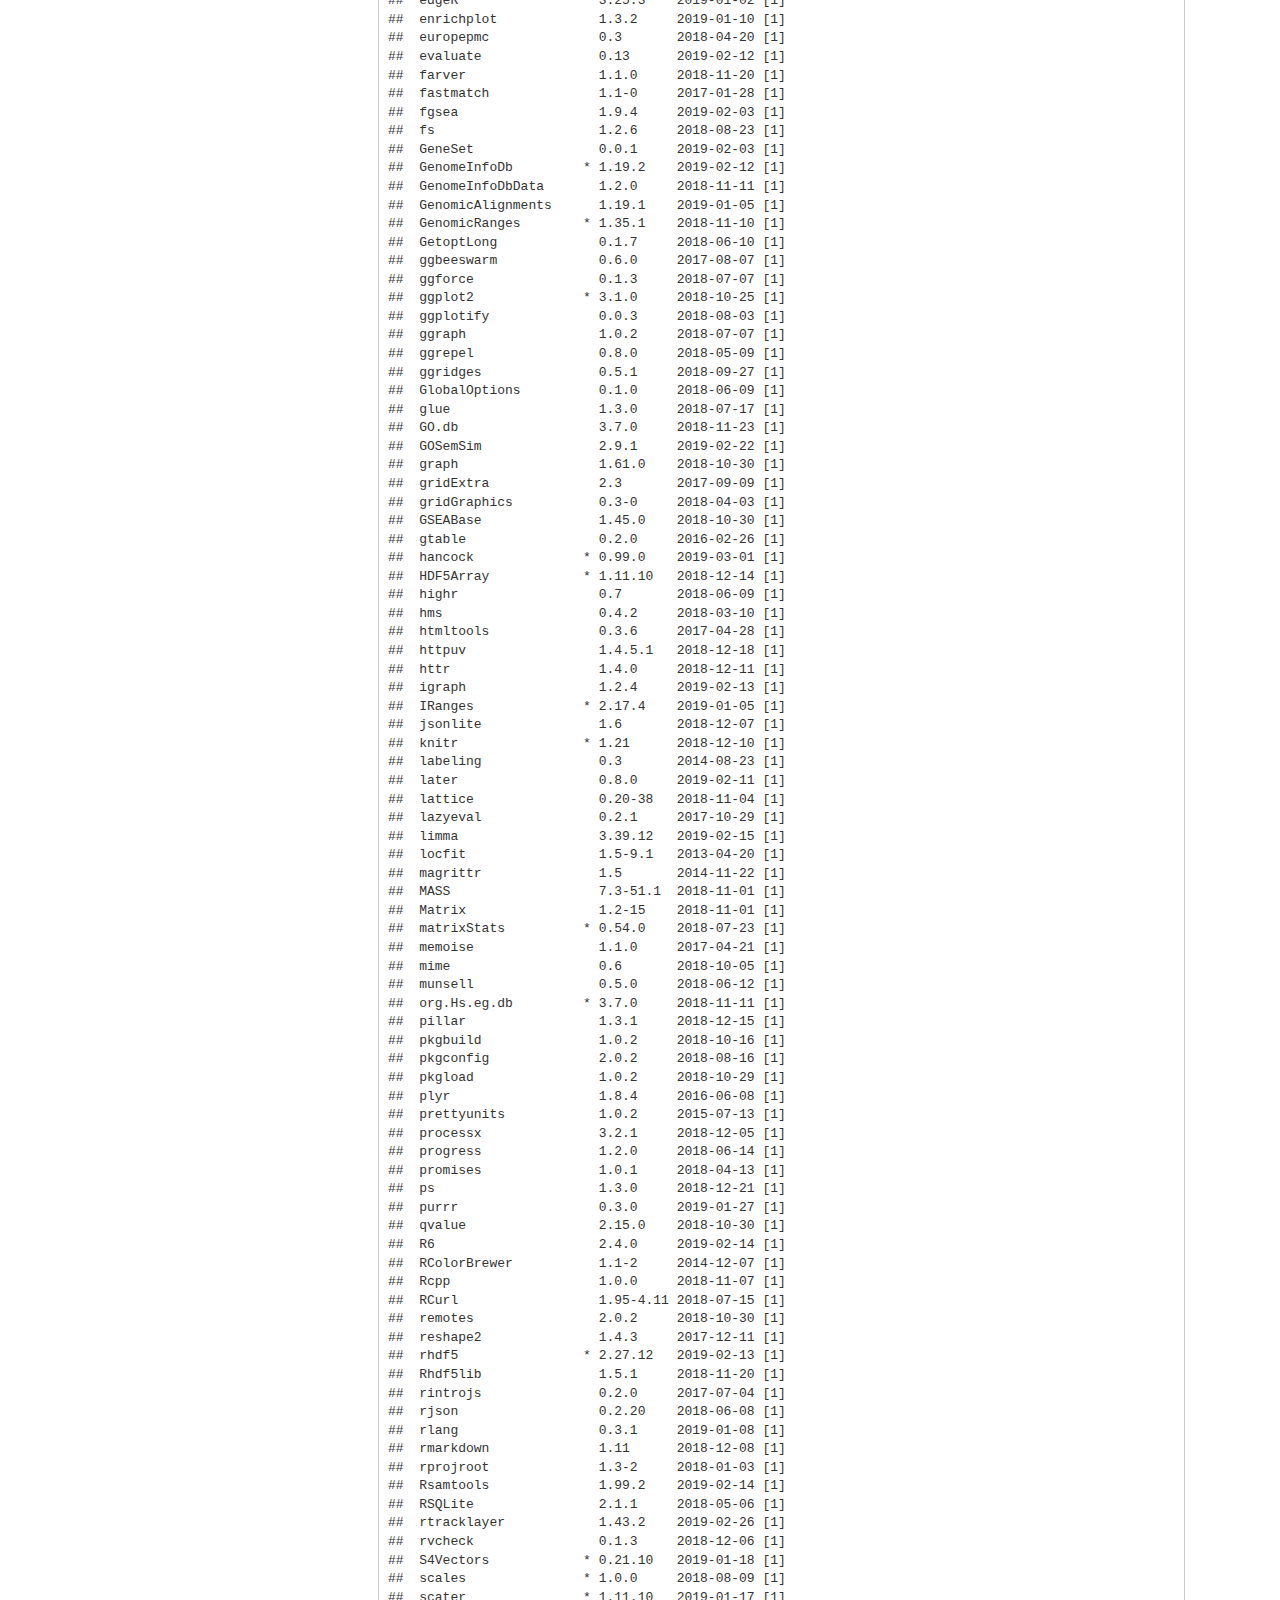
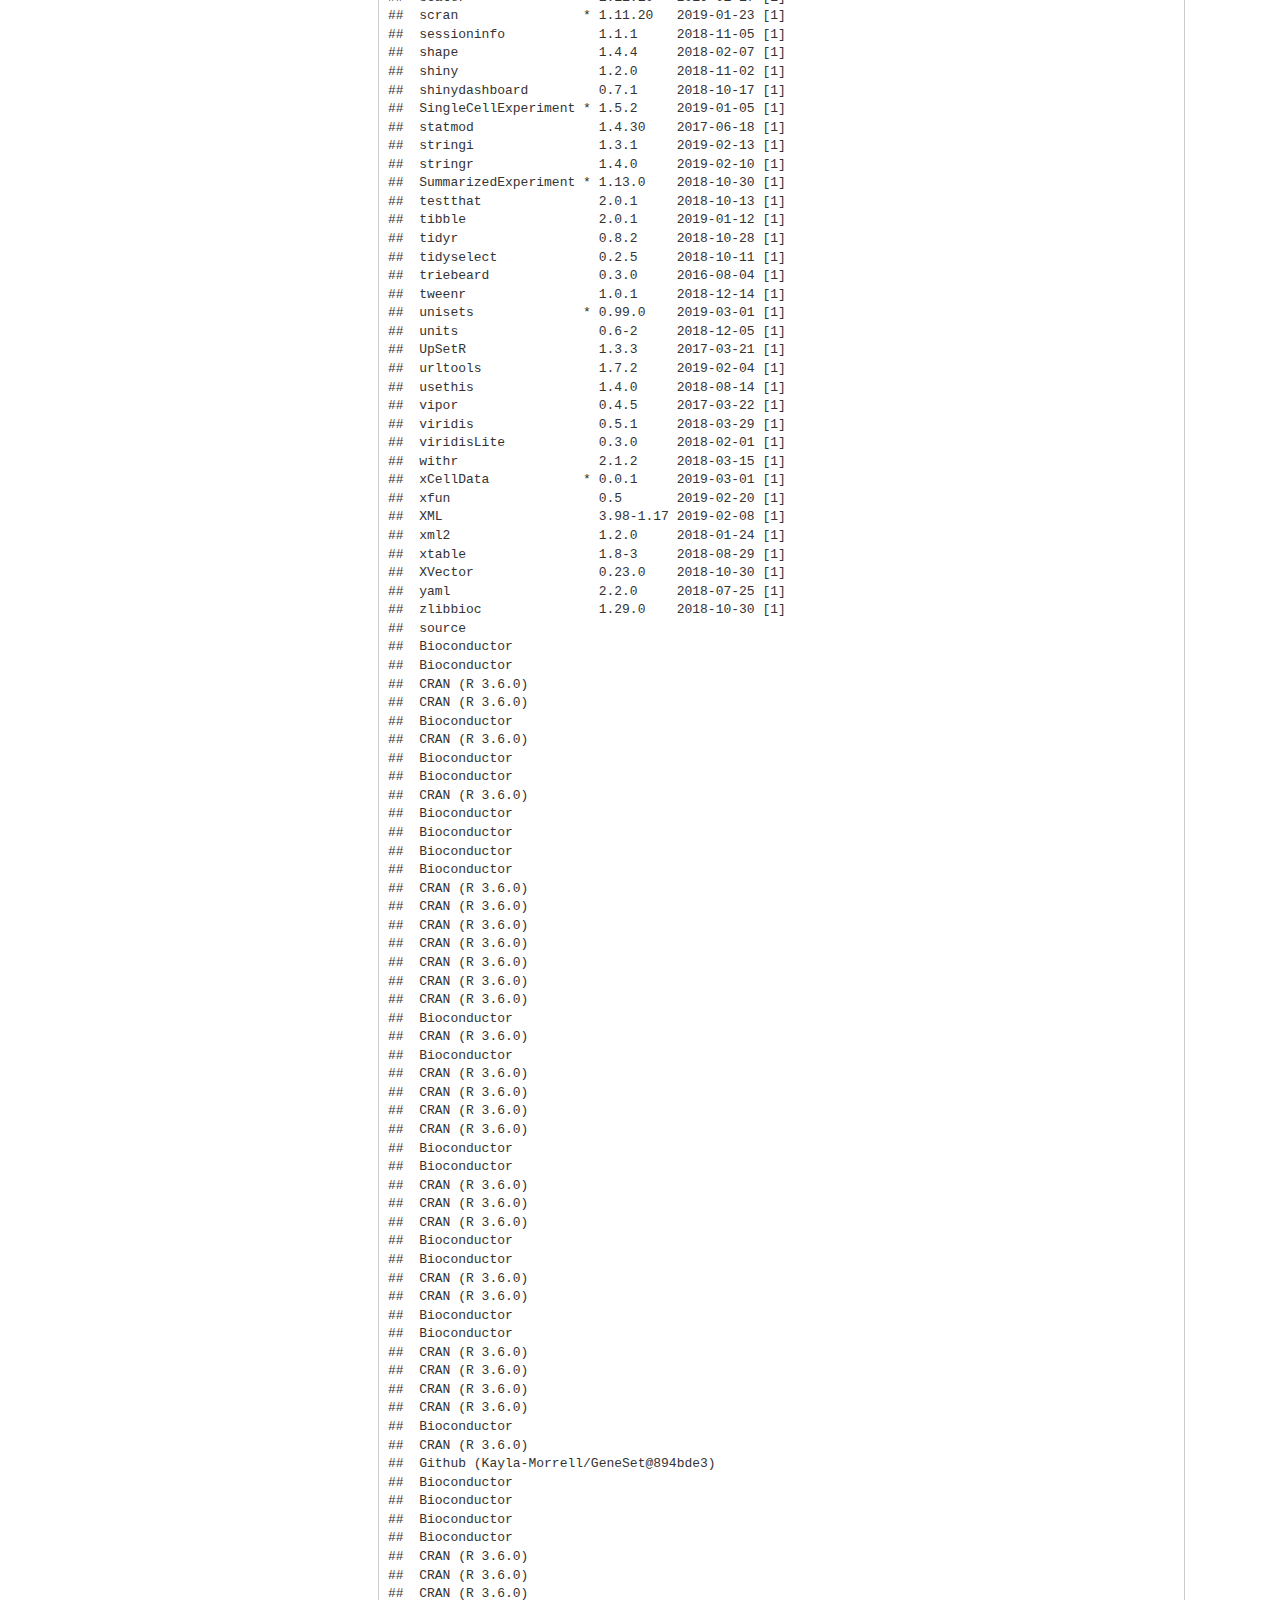
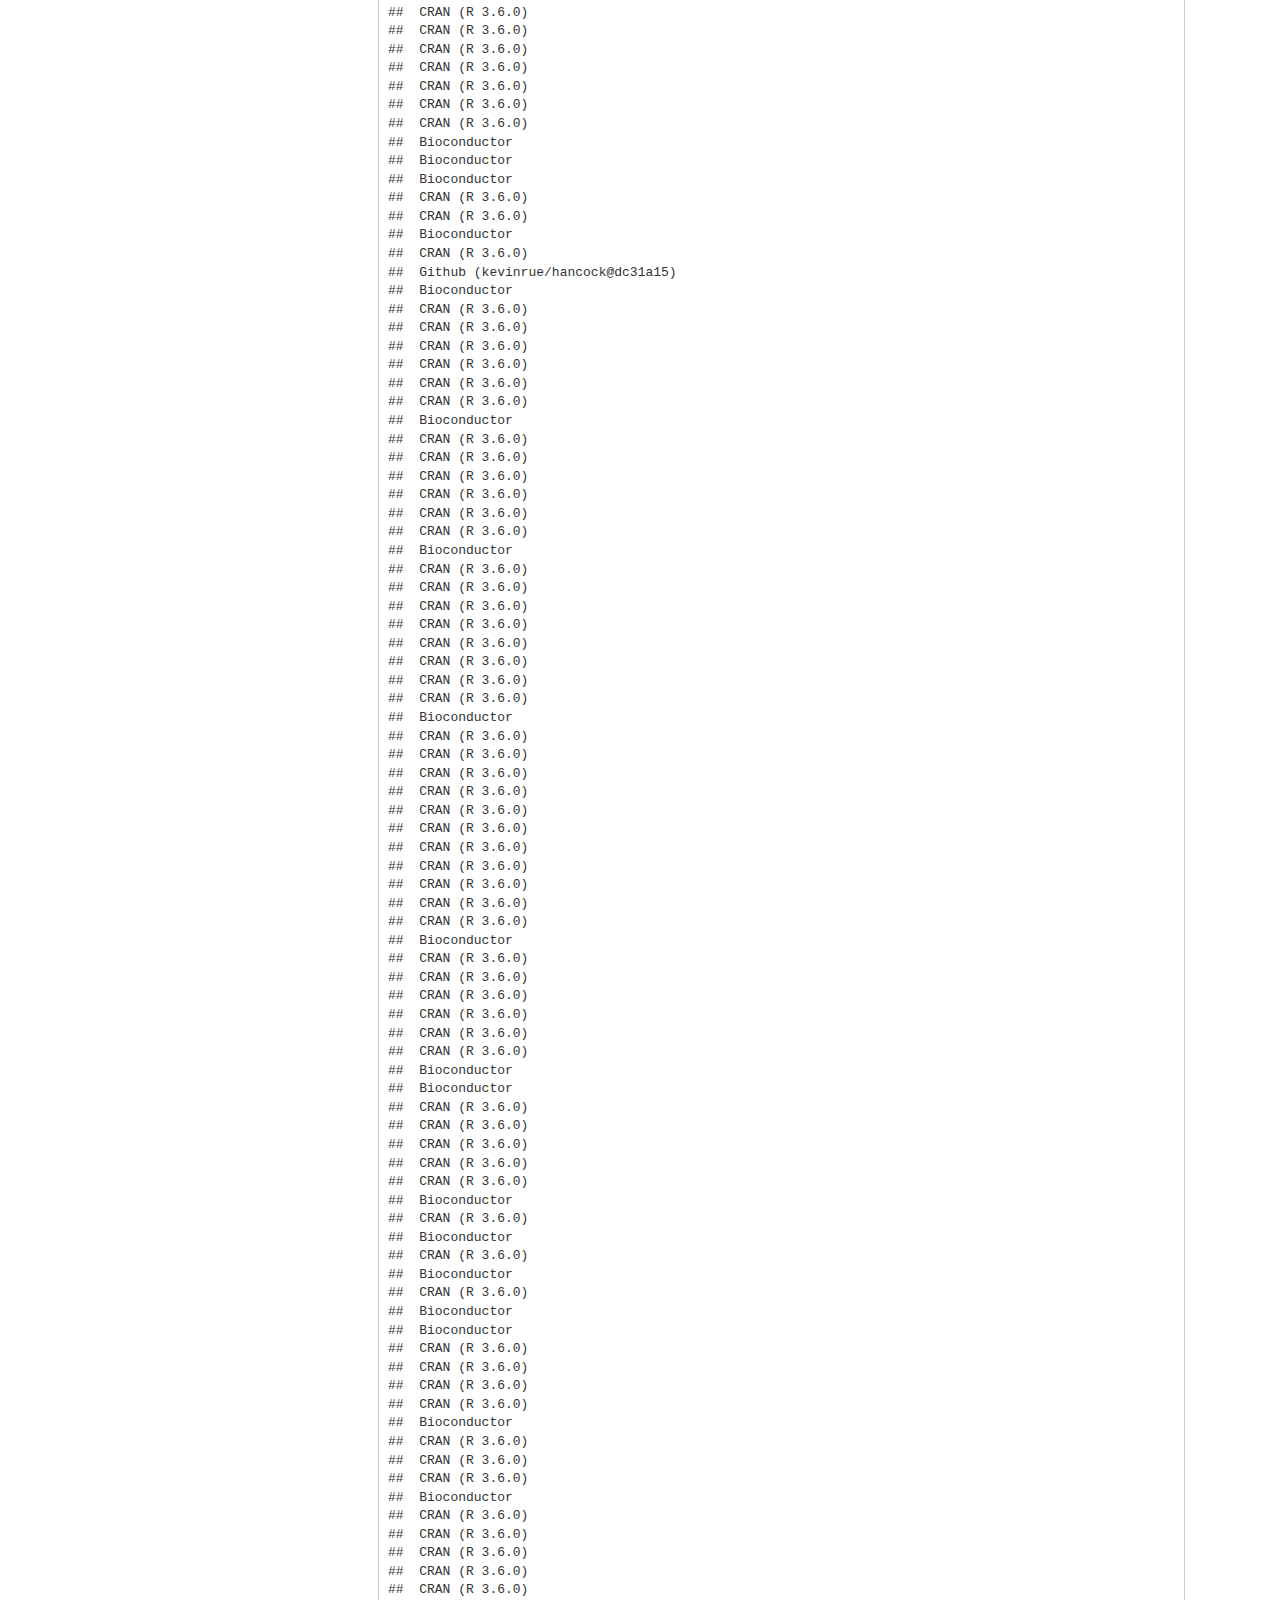
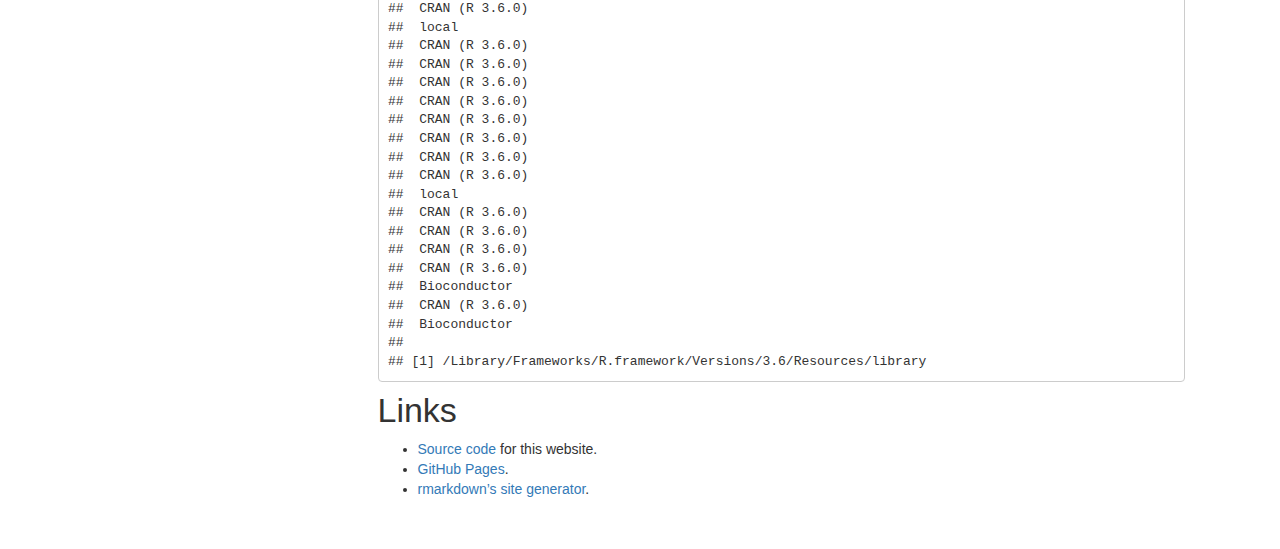
<file: docs/about.html>
<!DOCTYPE html>

<html xmlns="http://www.w3.org/1999/xhtml">

<head>

<meta charset="utf-8" />
<meta http-equiv="Content-Type" content="text/html; charset=utf-8" />
<meta name="generator" content="pandoc" />


<meta name="author" content="Kevin Rue-Albrecht" />

<meta name="date" content="2019-03-01" />

<title>About This Project</title>

<script src="site_libs/jquery-1.11.3/jquery.min.js"></script>
<meta name="viewport" content="width=device-width, initial-scale=1" />
<link href="site_libs/bootstrap-3.3.5/css/bootstrap.min.css" rel="stylesheet" />
<script src="site_libs/bootstrap-3.3.5/js/bootstrap.min.js"></script>
<script src="site_libs/bootstrap-3.3.5/shim/html5shiv.min.js"></script>
<script src="site_libs/bootstrap-3.3.5/shim/respond.min.js"></script>
<script src="site_libs/jqueryui-1.11.4/jquery-ui.min.js"></script>
<link href="site_libs/tocify-1.9.1/jquery.tocify.css" rel="stylesheet" />
<script src="site_libs/tocify-1.9.1/jquery.tocify.js"></script>
<script src="site_libs/navigation-1.1/tabsets.js"></script>
<script src="site_libs/navigation-1.1/codefolding.js"></script>
<link href="site_libs/highlightjs-9.12.0/default.css" rel="stylesheet" />
<script src="site_libs/highlightjs-9.12.0/highlight.js"></script>

<link rel="stylesheet" href="www/scroll.css">

<script src="www/scroll.js"></script>

<style type="text/css">code{white-space: pre;}</style>
<style type="text/css">
  pre:not([class]) {
    background-color: white;
  }
</style>
<script type="text/javascript">
if (window.hljs) {
  hljs.configure({languages: []});
  hljs.initHighlightingOnLoad();
  if (document.readyState && document.readyState === "complete") {
    window.setTimeout(function() { hljs.initHighlighting(); }, 0);
  }
}
</script>



<style type="text/css">
h1 {
  font-size: 34px;
}
h1.title {
  font-size: 38px;
}
h2 {
  font-size: 30px;
}
h3 {
  font-size: 24px;
}
h4 {
  font-size: 18px;
}
h5 {
  font-size: 16px;
}
h6 {
  font-size: 12px;
}
.table th:not([align]) {
  text-align: left;
}
</style>


</head>

<body>

<style type = "text/css">
.main-container {
  max-width: 940px;
  margin-left: auto;
  margin-right: auto;
}
code {
  color: inherit;
  background-color: rgba(0, 0, 0, 0.04);
}
img {
  max-width:100%;
  height: auto;
}
.tabbed-pane {
  padding-top: 12px;
}
.html-widget {
  margin-bottom: 20px;
}
button.code-folding-btn:focus {
  outline: none;
}
summary {
  display: list-item;
}
</style>


<style type="text/css">
/* padding for bootstrap navbar */
body {
  padding-top: 51px;
  padding-bottom: 40px;
}
/* offset scroll position for anchor links (for fixed navbar)  */
.section h1 {
  padding-top: 56px;
  margin-top: -56px;
}
.section h2 {
  padding-top: 56px;
  margin-top: -56px;
}
.section h3 {
  padding-top: 56px;
  margin-top: -56px;
}
.section h4 {
  padding-top: 56px;
  margin-top: -56px;
}
.section h5 {
  padding-top: 56px;
  margin-top: -56px;
}
.section h6 {
  padding-top: 56px;
  margin-top: -56px;
}
.dropdown-submenu {
  position: relative;
}
.dropdown-submenu>.dropdown-menu {
  top: 0;
  left: 100%;
  margin-top: -6px;
  margin-left: -1px;
  border-radius: 0 6px 6px 6px;
}
.dropdown-submenu:hover>.dropdown-menu {
  display: block;
}
.dropdown-submenu>a:after {
  display: block;
  content: " ";
  float: right;
  width: 0;
  height: 0;
  border-color: transparent;
  border-style: solid;
  border-width: 5px 0 5px 5px;
  border-left-color: #cccccc;
  margin-top: 5px;
  margin-right: -10px;
}
.dropdown-submenu:hover>a:after {
  border-left-color: #ffffff;
}
.dropdown-submenu.pull-left {
  float: none;
}
.dropdown-submenu.pull-left>.dropdown-menu {
  left: -100%;
  margin-left: 10px;
  border-radius: 6px 0 6px 6px;
}
</style>

<script>
// manage active state of menu based on current page
$(document).ready(function () {
  // active menu anchor
  href = window.location.pathname
  href = href.substr(href.lastIndexOf('/') + 1)
  if (href === "")
    href = "index.html";
  var menuAnchor = $('a[href="' + href + '"]');

  // mark it active
  menuAnchor.parent().addClass('active');

  // if it's got a parent navbar menu mark it active as well
  menuAnchor.closest('li.dropdown').addClass('active');
});
</script>

<div class="container-fluid main-container">

<!-- tabsets -->

<style type="text/css">
.tabset-dropdown > .nav-tabs {
  display: inline-table;
  max-height: 500px;
  min-height: 44px;
  overflow-y: auto;
  background: white;
  border: 1px solid #ddd;
  border-radius: 4px;
}

.tabset-dropdown > .nav-tabs > li.active:before {
  content: "";
  font-family: 'Glyphicons Halflings';
  display: inline-block;
  padding: 10px;
  border-right: 1px solid #ddd;
}

.tabset-dropdown > .nav-tabs.nav-tabs-open > li.active:before {
  content: "&#xe258;";
  border: none;
}

.tabset-dropdown > .nav-tabs.nav-tabs-open:before {
  content: "";
  font-family: 'Glyphicons Halflings';
  display: inline-block;
  padding: 10px;
  border-right: 1px solid #ddd;
}

.tabset-dropdown > .nav-tabs > li.active {
  display: block;
}

.tabset-dropdown > .nav-tabs > li > a,
.tabset-dropdown > .nav-tabs > li > a:focus,
.tabset-dropdown > .nav-tabs > li > a:hover {
  border: none;
  display: inline-block;
  border-radius: 4px;
}

.tabset-dropdown > .nav-tabs.nav-tabs-open > li {
  display: block;
  float: none;
}

.tabset-dropdown > .nav-tabs > li {
  display: none;
}
</style>

<script>
$(document).ready(function () {
  window.buildTabsets("TOC");
});

$(document).ready(function () {
  $('.tabset-dropdown > .nav-tabs > li').click(function () {
    $(this).parent().toggleClass('nav-tabs-open')
  });
});
</script>

<!-- code folding -->
<style type="text/css">
.code-folding-btn { margin-bottom: 4px; }
</style>
<script>
$(document).ready(function () {
  window.initializeCodeFolding("show" === "show");
});
</script>



<script>
$(document).ready(function ()  {

    // move toc-ignore selectors from section div to header
    $('div.section.toc-ignore')
        .removeClass('toc-ignore')
        .children('h1,h2,h3,h4,h5').addClass('toc-ignore');

    // establish options
    var options = {
      selectors: "h1,h2,h3",
      theme: "bootstrap3",
      context: '.toc-content',
      hashGenerator: function (text) {
        return text.replace(/[.\\/?&!#<>]/g, '').replace(/\s/g, '_').toLowerCase();
      },
      ignoreSelector: ".toc-ignore",
      scrollTo: 0
    };
    options.showAndHide = true;
    options.smoothScroll = true;

    // tocify
    var toc = $("#TOC").tocify(options).data("toc-tocify");
});
</script>

<style type="text/css">

#TOC {
  margin: 25px 0px 20px 0px;
}
@media (max-width: 768px) {
#TOC {
  position: relative;
  width: 100%;
}
}


.toc-content {
  padding-left: 30px;
  padding-right: 40px;
}

div.main-container {
  max-width: 1200px;
}

div.tocify {
  width: 20%;
  max-width: 260px;
  max-height: 85%;
}

@media (min-width: 768px) and (max-width: 991px) {
  div.tocify {
    width: 25%;
  }
}

@media (max-width: 767px) {
  div.tocify {
    width: 100%;
    max-width: none;
  }
}

.tocify ul, .tocify li {
  line-height: 20px;
}

.tocify-subheader .tocify-item {
  font-size: 0.90em;
  padding-left: 25px;
  text-indent: 0;
}

.tocify .list-group-item {
  border-radius: 0px;
}


</style>

<!-- setup 3col/9col grid for toc_float and main content  -->
<div class="row-fluid">
<div class="col-xs-12 col-sm-4 col-md-3">
<div id="TOC" class="tocify">
</div>
</div>

<div class="toc-content col-xs-12 col-sm-8 col-md-9">




<div class="navbar navbar-default  navbar-fixed-top" role="navigation">
  <div class="container">
    <div class="navbar-header">
      <button type="button" class="navbar-toggle collapsed" data-toggle="collapse" data-target="#navbar">
        <span class="icon-bar"></span>
        <span class="icon-bar"></span>
        <span class="icon-bar"></span>
      </button>
      <a class="navbar-brand" href="index.html">hancock</a>
    </div>
    <div id="navbar" class="navbar-collapse collapse">
      <ul class="nav navbar-nav">
        <li>
  <a href="index.html">Home</a>
</li>
<li class="dropdown">
  <a href="#" class="dropdown-toggle" data-toggle="dropdown" role="button" aria-expanded="false">
    Seurat PBMC 3k
     
    <span class="caret"></span>
  </a>
  <ul class="dropdown-menu" role="menu">
    <li>
      <a href="0-Seurat_PBMC3k_tutorial_TENxPBMCData.html">Data</a>
    </li>
    <li>
      <a href="1-proportion_signature.html">Applying signatures</a>
    </li>
    <li>
      <a href="2-learn-signatures.html">Learning signatures</a>
    </li>
    <li>
      <a href="3-pairedTTests.html">Enrichment of Gene Signatures in Positive Markers</a>
    </li>
  </ul>
</li>
<li>
  <a href="about.html">About</a>
</li>
      </ul>
      <ul class="nav navbar-nav navbar-right">
        
      </ul>
    </div><!--/.nav-collapse -->
  </div><!--/.container -->
</div><!--/.navbar -->

<div class="fluid-row" id="header">

<div class="btn-group pull-right">
<button type="button" class="btn btn-default btn-xs dropdown-toggle" data-toggle="dropdown" aria-haspopup="true" aria-expanded="false"><span>Code</span> <span class="caret"></span></button>
<ul class="dropdown-menu" style="min-width: 50px;">
<li><a id="rmd-show-all-code" href="#">Show All Code</a></li>
<li><a id="rmd-hide-all-code" href="#">Hide All Code</a></li>
</ul>
</div>



<h1 class="title toc-ignore">About This Project</h1>
<h4 class="author"><em>Kevin Rue-Albrecht</em></h4>
<h4 class="date"><em>1 March 2019</em></h4>

</div>


<p>More information about the <em><a href="https://github.com/kevinrue/hancock">hancock</a></em> package.</p>
<div id="citation" class="section level1">
<h1>Citation</h1>
<pre><code>## 
## To cite package &#39;hancock&#39; in publications use:
## 
##   Kevin Rue-Albrecht, Robert Amezquita and Aaron Lun (2018).
##   hancock: Learn and Apply Cell Type Signatures.
##   https://github.com/kevinrue/hancock,
##   http://kevinrue.github.io/hancock.
## 
## A BibTeX entry for LaTeX users is
## 
##   @Manual{,
##     title = {hancock: Learn and Apply Cell Type Signatures},
##     author = {Kevin Rue-Albrecht and Robert Amezquita and Aaron Lun},
##     year = {2018},
##     note = {https://github.com/kevinrue/hancock,
## http://kevinrue.github.io/hancock},
##   }</code></pre>
</div>
<div id="session" class="section level1">
<h1>Session</h1>
<pre><code>## ─ Session info ──────────────────────────────────────────────────────────
##  setting  value                                             
##  version  R Under development (unstable) (2018-11-10 r75583)
##  os       macOS Mojave 10.14.3                              
##  system   x86_64, darwin15.6.0                              
##  ui       X11                                               
##  language (EN)                                              
##  collate  en_GB.UTF-8                                       
##  ctype    en_GB.UTF-8                                       
##  tz       Europe/London                                     
##  date     2019-03-01                                        
## 
## ─ Packages ──────────────────────────────────────────────────────────────
##  package              * version   date       lib
##  annotate               1.61.0    2018-10-30 [1]
##  AnnotationDbi        * 1.45.0    2018-10-30 [1]
##  assertthat             0.2.0     2017-04-11 [1]
##  backports              1.1.3     2018-12-14 [1]
##  beachmat               1.5.4     2019-01-24 [1]
##  beeswarm               0.2.3     2016-04-25 [1]
##  Biobase              * 2.43.1    2019-01-10 [1]
##  BiocGenerics         * 0.29.1    2018-11-01 [1]
##  BiocManager            1.30.4    2018-11-13 [1]
##  BiocNeighbors          1.1.12    2019-02-27 [1]
##  BiocParallel         * 1.17.17   2019-02-27 [1]
##  BiocStyle            * 2.11.0    2018-10-30 [1]
##  Biostrings             2.51.2    2019-01-05 [1]
##  bit                    1.1-14    2018-05-29 [1]
##  bit64                  0.9-7     2017-05-08 [1]
##  bitops                 1.0-6     2013-08-17 [1]
##  blob                   1.1.1     2018-03-25 [1]
##  callr                  3.1.1     2018-12-21 [1]
##  circlize               0.4.5     2018-11-21 [1]
##  cli                    1.0.1     2018-09-25 [1]
##  clusterProfiler      * 3.11.1    2019-02-14 [1]
##  colorspace             1.4-0     2019-01-13 [1]
##  ComplexHeatmap         1.99.5    2019-01-22 [1]
##  cowplot              * 0.9.4     2019-01-08 [1]
##  crayon                 1.3.4     2017-09-16 [1]
##  data.table             1.12.0    2019-01-13 [1]
##  DBI                    1.0.0     2018-05-02 [1]
##  DelayedArray         * 0.9.8     2019-01-30 [1]
##  DelayedMatrixStats   * 1.5.2     2019-01-30 [1]
##  desc                   1.2.0     2018-05-01 [1]
##  devtools               2.0.1     2018-10-26 [1]
##  digest                 0.6.18    2018-10-10 [1]
##  DO.db                  2.9       2018-11-23 [1]
##  DOSE                   3.9.3     2019-01-15 [1]
##  dplyr                  0.8.0.1   2019-02-15 [1]
##  dynamicTreeCut         1.63-1    2016-03-11 [1]
##  edgeR                  3.25.3    2019-01-02 [1]
##  enrichplot             1.3.2     2019-01-10 [1]
##  europepmc              0.3       2018-04-20 [1]
##  evaluate               0.13      2019-02-12 [1]
##  farver                 1.1.0     2018-11-20 [1]
##  fastmatch              1.1-0     2017-01-28 [1]
##  fgsea                  1.9.4     2019-02-03 [1]
##  fs                     1.2.6     2018-08-23 [1]
##  GeneSet                0.0.1     2019-02-03 [1]
##  GenomeInfoDb         * 1.19.2    2019-02-12 [1]
##  GenomeInfoDbData       1.2.0     2018-11-11 [1]
##  GenomicAlignments      1.19.1    2019-01-05 [1]
##  GenomicRanges        * 1.35.1    2018-11-10 [1]
##  GetoptLong             0.1.7     2018-06-10 [1]
##  ggbeeswarm             0.6.0     2017-08-07 [1]
##  ggforce                0.1.3     2018-07-07 [1]
##  ggplot2              * 3.1.0     2018-10-25 [1]
##  ggplotify              0.0.3     2018-08-03 [1]
##  ggraph                 1.0.2     2018-07-07 [1]
##  ggrepel                0.8.0     2018-05-09 [1]
##  ggridges               0.5.1     2018-09-27 [1]
##  GlobalOptions          0.1.0     2018-06-09 [1]
##  glue                   1.3.0     2018-07-17 [1]
##  GO.db                  3.7.0     2018-11-23 [1]
##  GOSemSim               2.9.1     2019-02-22 [1]
##  graph                  1.61.0    2018-10-30 [1]
##  gridExtra              2.3       2017-09-09 [1]
##  gridGraphics           0.3-0     2018-04-03 [1]
##  GSEABase               1.45.0    2018-10-30 [1]
##  gtable                 0.2.0     2016-02-26 [1]
##  hancock              * 0.99.0    2019-03-01 [1]
##  HDF5Array            * 1.11.10   2018-12-14 [1]
##  highr                  0.7       2018-06-09 [1]
##  hms                    0.4.2     2018-03-10 [1]
##  htmltools              0.3.6     2017-04-28 [1]
##  httpuv                 1.4.5.1   2018-12-18 [1]
##  httr                   1.4.0     2018-12-11 [1]
##  igraph                 1.2.4     2019-02-13 [1]
##  IRanges              * 2.17.4    2019-01-05 [1]
##  jsonlite               1.6       2018-12-07 [1]
##  knitr                * 1.21      2018-12-10 [1]
##  labeling               0.3       2014-08-23 [1]
##  later                  0.8.0     2019-02-11 [1]
##  lattice                0.20-38   2018-11-04 [1]
##  lazyeval               0.2.1     2017-10-29 [1]
##  limma                  3.39.12   2019-02-15 [1]
##  locfit                 1.5-9.1   2013-04-20 [1]
##  magrittr               1.5       2014-11-22 [1]
##  MASS                   7.3-51.1  2018-11-01 [1]
##  Matrix                 1.2-15    2018-11-01 [1]
##  matrixStats          * 0.54.0    2018-07-23 [1]
##  memoise                1.1.0     2017-04-21 [1]
##  mime                   0.6       2018-10-05 [1]
##  munsell                0.5.0     2018-06-12 [1]
##  org.Hs.eg.db         * 3.7.0     2018-11-11 [1]
##  pillar                 1.3.1     2018-12-15 [1]
##  pkgbuild               1.0.2     2018-10-16 [1]
##  pkgconfig              2.0.2     2018-08-16 [1]
##  pkgload                1.0.2     2018-10-29 [1]
##  plyr                   1.8.4     2016-06-08 [1]
##  prettyunits            1.0.2     2015-07-13 [1]
##  processx               3.2.1     2018-12-05 [1]
##  progress               1.2.0     2018-06-14 [1]
##  promises               1.0.1     2018-04-13 [1]
##  ps                     1.3.0     2018-12-21 [1]
##  purrr                  0.3.0     2019-01-27 [1]
##  qvalue                 2.15.0    2018-10-30 [1]
##  R6                     2.4.0     2019-02-14 [1]
##  RColorBrewer           1.1-2     2014-12-07 [1]
##  Rcpp                   1.0.0     2018-11-07 [1]
##  RCurl                  1.95-4.11 2018-07-15 [1]
##  remotes                2.0.2     2018-10-30 [1]
##  reshape2               1.4.3     2017-12-11 [1]
##  rhdf5                * 2.27.12   2019-02-13 [1]
##  Rhdf5lib               1.5.1     2018-11-20 [1]
##  rintrojs               0.2.0     2017-07-04 [1]
##  rjson                  0.2.20    2018-06-08 [1]
##  rlang                  0.3.1     2019-01-08 [1]
##  rmarkdown              1.11      2018-12-08 [1]
##  rprojroot              1.3-2     2018-01-03 [1]
##  Rsamtools              1.99.2    2019-02-14 [1]
##  RSQLite                2.1.1     2018-05-06 [1]
##  rtracklayer            1.43.2    2019-02-26 [1]
##  rvcheck                0.1.3     2018-12-06 [1]
##  S4Vectors            * 0.21.10   2019-01-18 [1]
##  scales               * 1.0.0     2018-08-09 [1]
##  scater               * 1.11.10   2019-01-17 [1]
##  scran                * 1.11.20   2019-01-23 [1]
##  sessioninfo            1.1.1     2018-11-05 [1]
##  shape                  1.4.4     2018-02-07 [1]
##  shiny                  1.2.0     2018-11-02 [1]
##  shinydashboard         0.7.1     2018-10-17 [1]
##  SingleCellExperiment * 1.5.2     2019-01-05 [1]
##  statmod                1.4.30    2017-06-18 [1]
##  stringi                1.3.1     2019-02-13 [1]
##  stringr                1.4.0     2019-02-10 [1]
##  SummarizedExperiment * 1.13.0    2018-10-30 [1]
##  testthat               2.0.1     2018-10-13 [1]
##  tibble                 2.0.1     2019-01-12 [1]
##  tidyr                  0.8.2     2018-10-28 [1]
##  tidyselect             0.2.5     2018-10-11 [1]
##  triebeard              0.3.0     2016-08-04 [1]
##  tweenr                 1.0.1     2018-12-14 [1]
##  unisets              * 0.99.0    2019-03-01 [1]
##  units                  0.6-2     2018-12-05 [1]
##  UpSetR                 1.3.3     2017-03-21 [1]
##  urltools               1.7.2     2019-02-04 [1]
##  usethis                1.4.0     2018-08-14 [1]
##  vipor                  0.4.5     2017-03-22 [1]
##  viridis                0.5.1     2018-03-29 [1]
##  viridisLite            0.3.0     2018-02-01 [1]
##  withr                  2.1.2     2018-03-15 [1]
##  xCellData            * 0.0.1     2019-03-01 [1]
##  xfun                   0.5       2019-02-20 [1]
##  XML                    3.98-1.17 2019-02-08 [1]
##  xml2                   1.2.0     2018-01-24 [1]
##  xtable                 1.8-3     2018-08-29 [1]
##  XVector                0.23.0    2018-10-30 [1]
##  yaml                   2.2.0     2018-07-25 [1]
##  zlibbioc               1.29.0    2018-10-30 [1]
##  source                                
##  Bioconductor                          
##  Bioconductor                          
##  CRAN (R 3.6.0)                        
##  CRAN (R 3.6.0)                        
##  Bioconductor                          
##  CRAN (R 3.6.0)                        
##  Bioconductor                          
##  Bioconductor                          
##  CRAN (R 3.6.0)                        
##  Bioconductor                          
##  Bioconductor                          
##  Bioconductor                          
##  Bioconductor                          
##  CRAN (R 3.6.0)                        
##  CRAN (R 3.6.0)                        
##  CRAN (R 3.6.0)                        
##  CRAN (R 3.6.0)                        
##  CRAN (R 3.6.0)                        
##  CRAN (R 3.6.0)                        
##  CRAN (R 3.6.0)                        
##  Bioconductor                          
##  CRAN (R 3.6.0)                        
##  Bioconductor                          
##  CRAN (R 3.6.0)                        
##  CRAN (R 3.6.0)                        
##  CRAN (R 3.6.0)                        
##  CRAN (R 3.6.0)                        
##  Bioconductor                          
##  Bioconductor                          
##  CRAN (R 3.6.0)                        
##  CRAN (R 3.6.0)                        
##  CRAN (R 3.6.0)                        
##  Bioconductor                          
##  Bioconductor                          
##  CRAN (R 3.6.0)                        
##  CRAN (R 3.6.0)                        
##  Bioconductor                          
##  Bioconductor                          
##  CRAN (R 3.6.0)                        
##  CRAN (R 3.6.0)                        
##  CRAN (R 3.6.0)                        
##  CRAN (R 3.6.0)                        
##  Bioconductor                          
##  CRAN (R 3.6.0)                        
##  Github (Kayla-Morrell/GeneSet@894bde3)
##  Bioconductor                          
##  Bioconductor                          
##  Bioconductor                          
##  Bioconductor                          
##  CRAN (R 3.6.0)                        
##  CRAN (R 3.6.0)                        
##  CRAN (R 3.6.0)                        
##  CRAN (R 3.6.0)                        
##  CRAN (R 3.6.0)                        
##  CRAN (R 3.6.0)                        
##  CRAN (R 3.6.0)                        
##  CRAN (R 3.6.0)                        
##  CRAN (R 3.6.0)                        
##  CRAN (R 3.6.0)                        
##  Bioconductor                          
##  Bioconductor                          
##  Bioconductor                          
##  CRAN (R 3.6.0)                        
##  CRAN (R 3.6.0)                        
##  Bioconductor                          
##  CRAN (R 3.6.0)                        
##  Github (kevinrue/hancock@dc31a15)     
##  Bioconductor                          
##  CRAN (R 3.6.0)                        
##  CRAN (R 3.6.0)                        
##  CRAN (R 3.6.0)                        
##  CRAN (R 3.6.0)                        
##  CRAN (R 3.6.0)                        
##  CRAN (R 3.6.0)                        
##  Bioconductor                          
##  CRAN (R 3.6.0)                        
##  CRAN (R 3.6.0)                        
##  CRAN (R 3.6.0)                        
##  CRAN (R 3.6.0)                        
##  CRAN (R 3.6.0)                        
##  CRAN (R 3.6.0)                        
##  Bioconductor                          
##  CRAN (R 3.6.0)                        
##  CRAN (R 3.6.0)                        
##  CRAN (R 3.6.0)                        
##  CRAN (R 3.6.0)                        
##  CRAN (R 3.6.0)                        
##  CRAN (R 3.6.0)                        
##  CRAN (R 3.6.0)                        
##  CRAN (R 3.6.0)                        
##  Bioconductor                          
##  CRAN (R 3.6.0)                        
##  CRAN (R 3.6.0)                        
##  CRAN (R 3.6.0)                        
##  CRAN (R 3.6.0)                        
##  CRAN (R 3.6.0)                        
##  CRAN (R 3.6.0)                        
##  CRAN (R 3.6.0)                        
##  CRAN (R 3.6.0)                        
##  CRAN (R 3.6.0)                        
##  CRAN (R 3.6.0)                        
##  CRAN (R 3.6.0)                        
##  Bioconductor                          
##  CRAN (R 3.6.0)                        
##  CRAN (R 3.6.0)                        
##  CRAN (R 3.6.0)                        
##  CRAN (R 3.6.0)                        
##  CRAN (R 3.6.0)                        
##  CRAN (R 3.6.0)                        
##  Bioconductor                          
##  Bioconductor                          
##  CRAN (R 3.6.0)                        
##  CRAN (R 3.6.0)                        
##  CRAN (R 3.6.0)                        
##  CRAN (R 3.6.0)                        
##  CRAN (R 3.6.0)                        
##  Bioconductor                          
##  CRAN (R 3.6.0)                        
##  Bioconductor                          
##  CRAN (R 3.6.0)                        
##  Bioconductor                          
##  CRAN (R 3.6.0)                        
##  Bioconductor                          
##  Bioconductor                          
##  CRAN (R 3.6.0)                        
##  CRAN (R 3.6.0)                        
##  CRAN (R 3.6.0)                        
##  CRAN (R 3.6.0)                        
##  Bioconductor                          
##  CRAN (R 3.6.0)                        
##  CRAN (R 3.6.0)                        
##  CRAN (R 3.6.0)                        
##  Bioconductor                          
##  CRAN (R 3.6.0)                        
##  CRAN (R 3.6.0)                        
##  CRAN (R 3.6.0)                        
##  CRAN (R 3.6.0)                        
##  CRAN (R 3.6.0)                        
##  CRAN (R 3.6.0)                        
##  local                                 
##  CRAN (R 3.6.0)                        
##  CRAN (R 3.6.0)                        
##  CRAN (R 3.6.0)                        
##  CRAN (R 3.6.0)                        
##  CRAN (R 3.6.0)                        
##  CRAN (R 3.6.0)                        
##  CRAN (R 3.6.0)                        
##  CRAN (R 3.6.0)                        
##  local                                 
##  CRAN (R 3.6.0)                        
##  CRAN (R 3.6.0)                        
##  CRAN (R 3.6.0)                        
##  CRAN (R 3.6.0)                        
##  Bioconductor                          
##  CRAN (R 3.6.0)                        
##  Bioconductor                          
## 
## [1] /Library/Frameworks/R.framework/Versions/3.6/Resources/library</code></pre>
</div>
<div id="links" class="section level1">
<h1>Links</h1>
<ul>
<li><a href="https://github.com/kevinrue/hancock2018">Source code</a> for this website.</li>
<li><a href="https://pages.github.com">GitHub Pages</a>.</li>
<li><a href="https://bookdown.org/yihui/rmarkdown/rmarkdown-site.html">rmarkdown’s site generator</a>.</li>
</ul>
<button onclick="topFunction()" id="myBtn" title="Go to top">
Back to top
</button>
</div>



</div>
</div>

</div>

<script>

// add bootstrap table styles to pandoc tables
function bootstrapStylePandocTables() {
  $('tr.header').parent('thead').parent('table').addClass('table table-condensed');
}
$(document).ready(function () {
  bootstrapStylePandocTables();
});


</script>

<!-- dynamically load mathjax for compatibility with self-contained -->
<script>
  (function () {
    var script = document.createElement("script");
    script.type = "text/javascript";
    script.src  = "https://mathjax.rstudio.com/latest/MathJax.js?config=TeX-AMS-MML_HTMLorMML";
    document.getElementsByTagName("head")[0].appendChild(script);
  })();
</script>

</body>
</html>
</file>
<file: docs/site_libs/highlightjs-9.12.0/default.css>
.hljs-literal {
  color: #990073;
}

.hljs-number {
  color: #099;
}

.hljs-comment {
  color: #998;
  font-style: italic;
}

.hljs-keyword {
  color: #900;
  font-weight: bold;
}

.hljs-string {
  color: #d14;
}
</file>
<file: docs/www/scroll.css>
#myBtn {
  display: none; /* Hidden by default */
  position: fixed; /* Fixed/sticky position */
  bottom: 20px; /* Place the button at the bottom of the page */
  right: 30px; /* Place the button 30px from the right */
  z-index: 99; /* Make sure it does not overlap */
  border: none; /* Remove borders */
  outline: none; /* Remove outline */
  background-color: red; /* Set a background color */
  color: white; /* Text color */
  cursor: pointer; /* Add a mouse pointer on hover */
  padding: 5px 10px; /* Some padding */
  border-radius: 10px; /* Rounded corners */
  font-size: 18px; /* Increase font size */
  opacity: 0.8; /* Increase transparency*/
}

#myBtn:hover {
  background-color: #555; /* Add a dark-grey background on hover */
}
</file>
